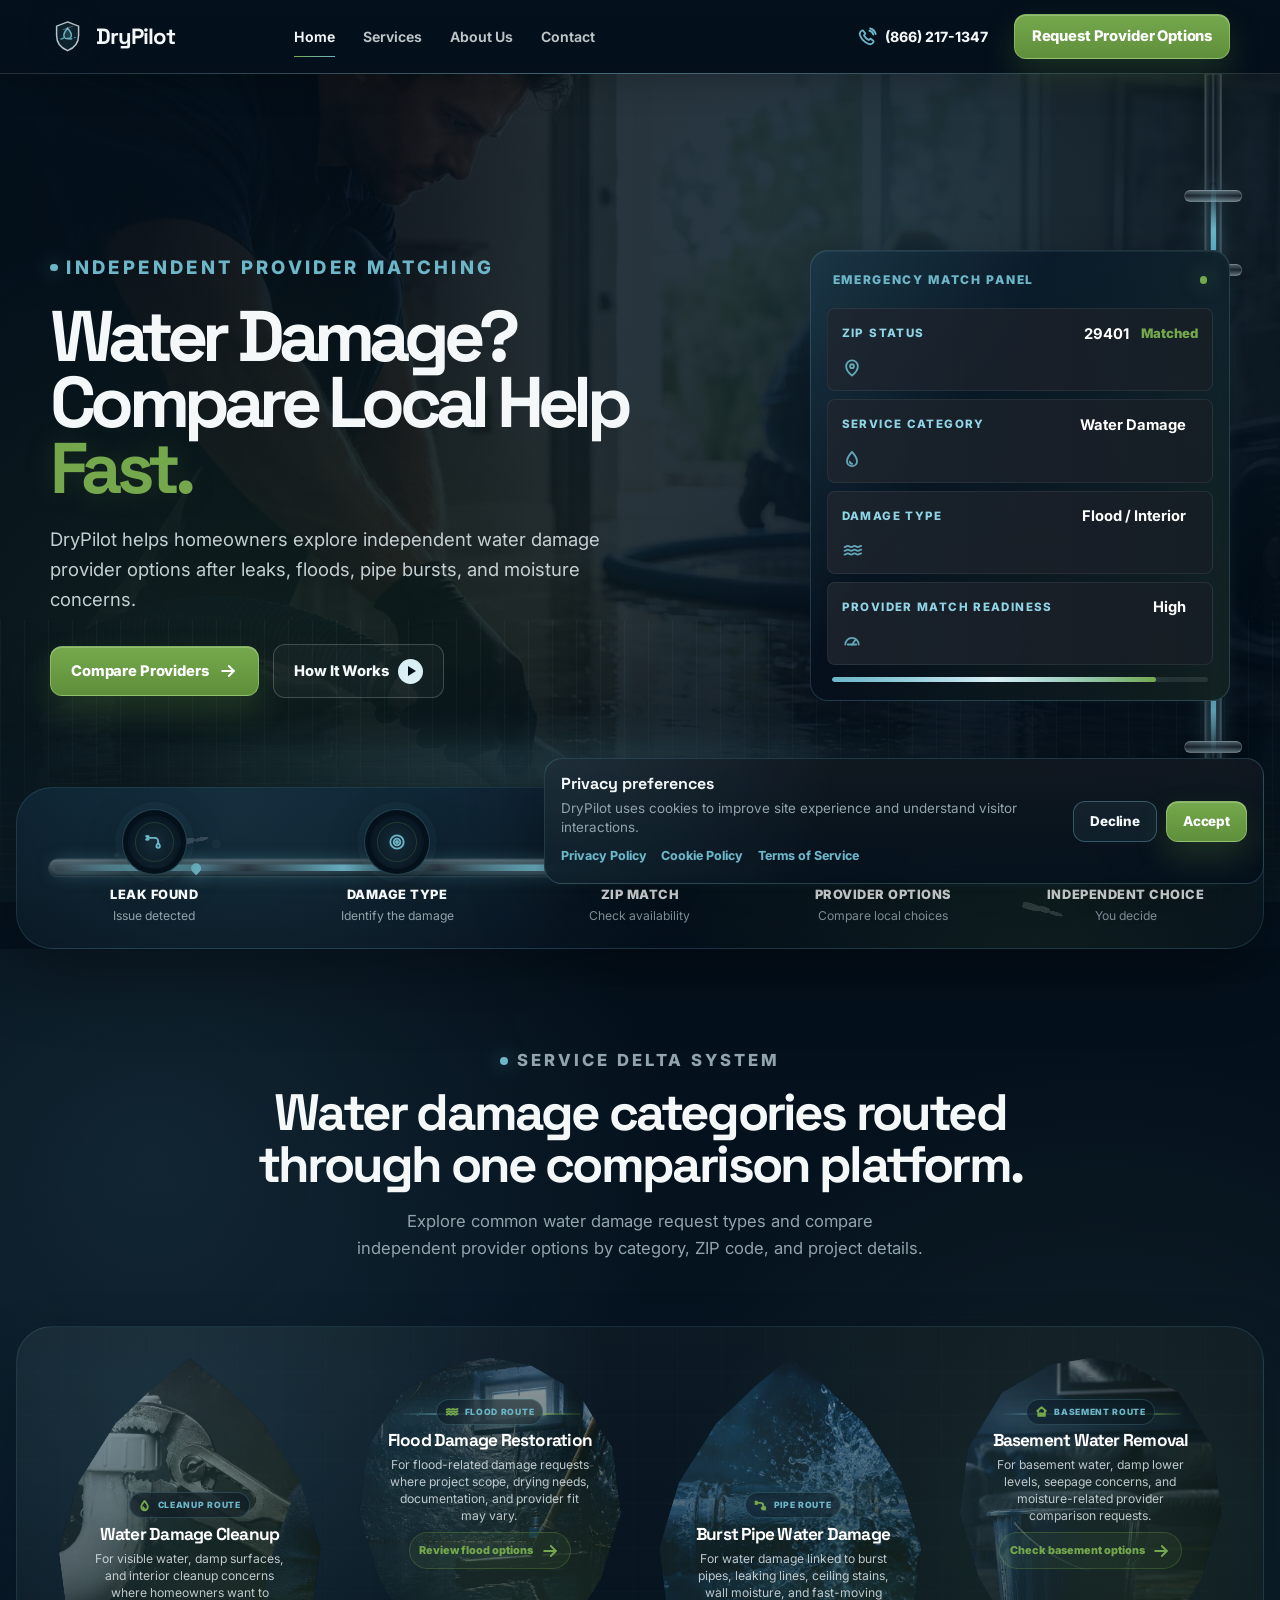
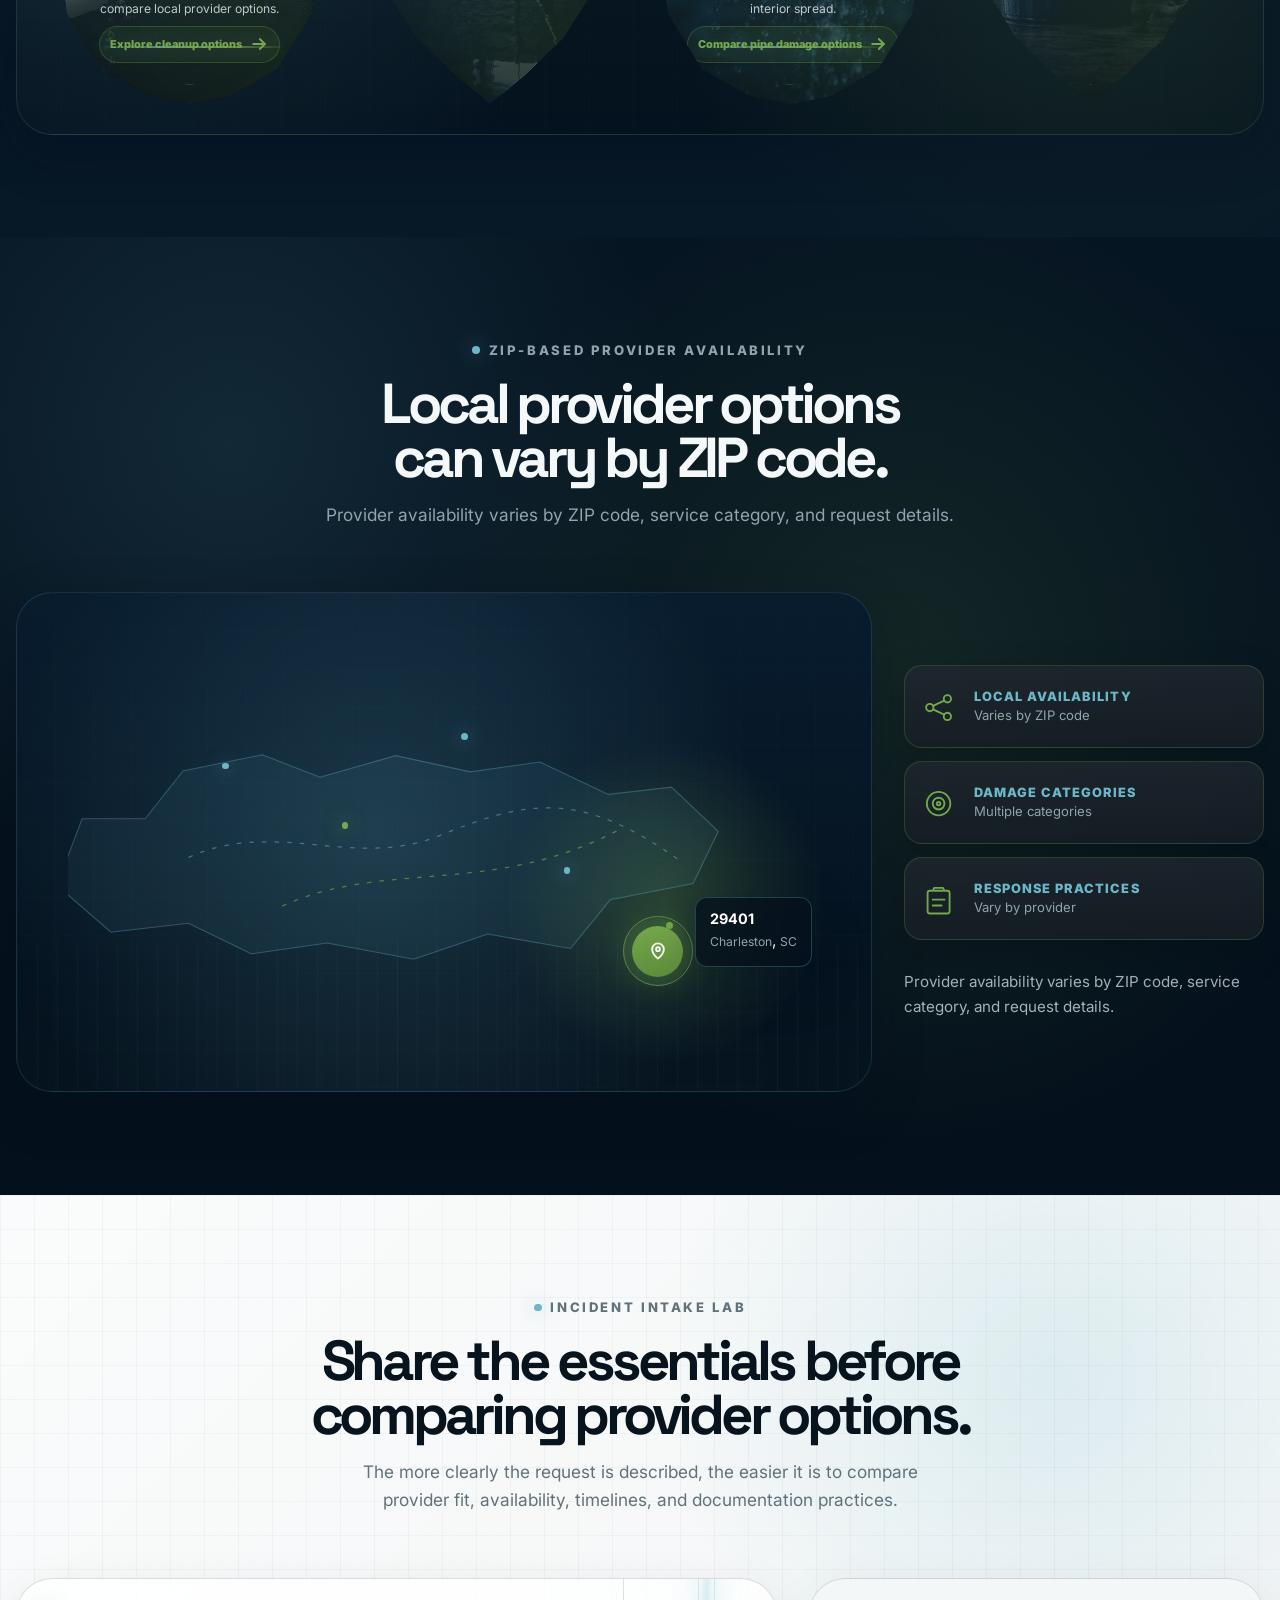
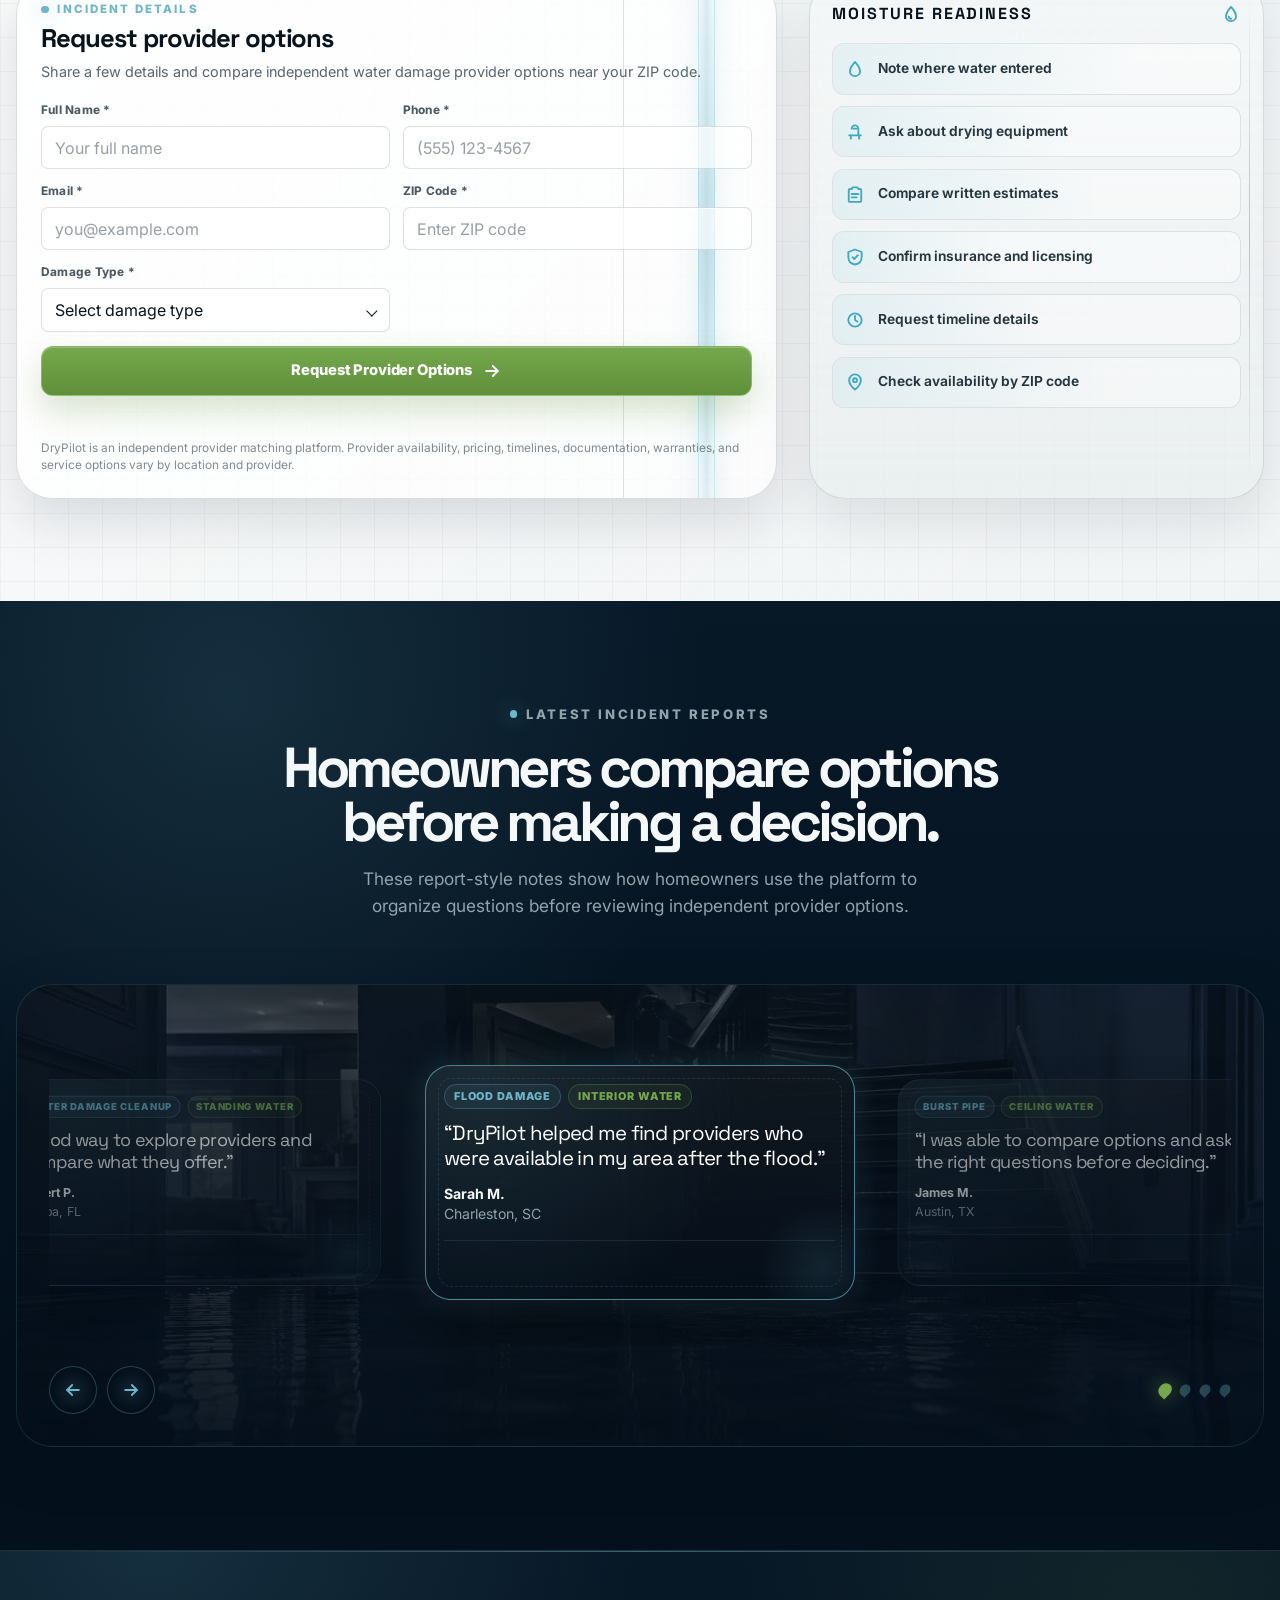
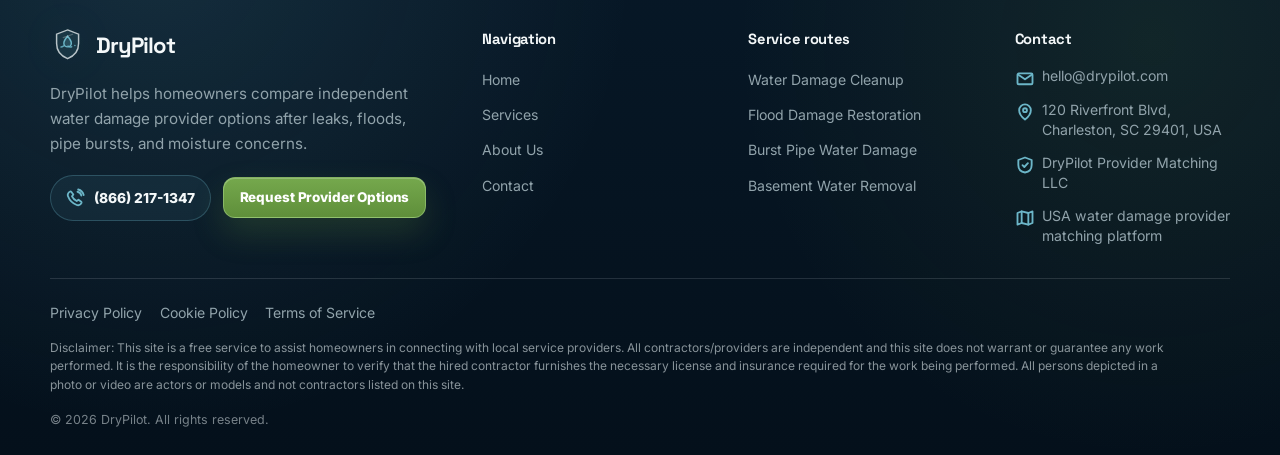
<file: index.html>
<!DOCTYPE html>
<html lang="en">

<head>
    <meta charset="UTF-8">

    <meta name="viewport" content="width=device-width, initial-scale=1.0">

    <title>DryPilot | Compare Water Damage Provider Options</title>
    <meta name="description"
        content="Compare independent local water damage provider options after leaks, floods, burst pipes, and moisture concerns.">

<link rel="icon" type="image/svg+xml" href="./assets/icons/favicon.svg?v=5">
<link rel="shortcut icon" type="image/svg+xml" href="./assets/icons/favicon.svg?v=5">
<link rel="apple-touch-icon" href="./assets/icons/favicon.svg?v=5">

    <link rel="preconnect" href="https://fonts.googleapis.com">
    <link rel="preconnect" href="https://fonts.gstatic.com" crossorigin>

    <link rel="stylesheet" href="./css/style.css">
</head>

<body class="home-page">
    <div data-site-header></div>

    <main id="main">


        <section class="home-hero" aria-labelledby="homeHeroTitle">
            <div class="home-hero-media" aria-hidden="true">
                <img src="./assets/images/hero-home-flood.jpg" alt="">
            </div>

            <div class="hero-vertical-pipe" aria-hidden="true">
                <span class="hero-pipe-clamp"></span>
                <span class="hero-pipe-clamp"></span>
                <span class="hero-pipe-clamp"></span>
                <span class="hero-pipe-drop"></span>
                <span class="hero-pipe-drop"></span>
            </div>

            <div class="hero-reflection" aria-hidden="true"></div>

            <div class="container home-hero-grid">
                <div class="home-hero-copy reveal-up">
                    <p class="kicker" data-config-text="home.hero.kicker">
                        Independent Provider Matching
                    </p>

                    <h1 id="homeHeroTitle">
                        Water Damage? Compare Local Help
                        <span class="hero-accent" data-config-text="text.heroAccent">Fast.</span>
                    </h1>

                    <p data-config-text="home.hero.intro">
                        DryPilot helps homeowners explore independent water damage provider options after leaks, floods,
                        pipe bursts, and moisture concerns.
                    </p>

                    <div class="home-hero-actions" aria-label="Hero actions">
                        <a class="btn btn-primary" href="contact.html#request">
                            <span data-config-text="home.hero.primaryCta">Compare Providers</span>
                            <span class="svg-icon btn-icon" aria-hidden="true">
                                <svg viewBox="0 0 24 24">
                                    <path d="M5 12h14"></path>
                                    <path d="m13 6 6 6-6 6"></path>
                                </svg>
                            </span>
                        </a>

                        <a class="btn btn-ghost" href="#how-it-works">
                            <span data-config-text="home.hero.secondaryCta">How It Works</span>
                            <span class="hero-secondary-play" aria-hidden="true"></span>
                        </a>
                    </div>
                </div>

                <aside class="emergency-panel reveal-up" aria-label="Emergency match panel">
                    <div class="emergency-panel-title">
                        <span>Emergency Match Panel</span>
                    </div>

                    <div class="emergency-panel-list">
                        <div class="emergency-row">
                            <span class="emergency-label">ZIP Status</span>
                            <span class="emergency-value" data-config-text="address.zip">29401</span>
                            <span class="emergency-status">Matched</span>

                            <span class="svg-icon" aria-hidden="true">
                                <svg viewBox="0 0 24 24">
                                    <path d="M12 21s7-5.4 7-11.2A7 7 0 0 0 5 9.8C5 15.6 12 21 12 21Z"></path>
                                    <circle cx="12" cy="9.8" r="2.3"></circle>
                                </svg>
                            </span>
                        </div>

                        <div class="emergency-row">
                            <span class="emergency-label">Service Category</span>
                            <span class="emergency-value">Water Damage</span>
                            <span class="emergency-status"></span>

                            <span class="svg-icon" aria-hidden="true">
                                <svg viewBox="0 0 24 24">
                                    <path d="M12 3.5s6 6.7 6 11.1a6 6 0 0 1-12 0c0-4.4 6-11.1 6-11.1Z"></path>
                                    <path d="M9.3 15.2c.2 1.5 1.3 2.5 2.8 2.5"></path>
                                </svg>
                            </span>
                        </div>

                        <div class="emergency-row">
                            <span class="emergency-label">Damage Type</span>
                            <span class="emergency-value">Flood / Interior</span>
                            <span class="emergency-status"></span>

                            <span class="svg-icon" aria-hidden="true">
                                <svg viewBox="0 0 24 24">
                                    <path d="M3 8.5c2 0 2-1.5 4-1.5s2 1.5 4 1.5S13 7 15 7s2 1.5 4 1.5 2-1.5 4-1.5">
                                    </path>
                                    <path d="M3 13c2 0 2-1.5 4-1.5s2 1.5 4 1.5 2-1.5 4-1.5 2 1.5 4 1.5 2-1.5 4-1.5">
                                    </path>
                                    <path d="M3 17.5c2 0 2-1.5 4-1.5s2 1.5 4 1.5 2-1.5 4-1.5 2 1.5 4 1.5 2-1.5 4-1.5">
                                    </path>
                                </svg>
                            </span>
                        </div>

                        <div class="emergency-row">
                            <span class="emergency-label">Provider Match Readiness</span>
                            <span class="emergency-value">High</span>
                            <span class="emergency-status"></span>

                            <span class="svg-icon" aria-hidden="true">
                                <svg viewBox="0 0 24 24">
                                    <path d="M4 15a8 8 0 1 1 16 0"></path>
                                    <path d="M12 15 16.5 9"></path>
                                    <path d="M7 15h10"></path>
                                </svg>
                            </span>
                        </div>

                        <div class="emergency-meter" aria-hidden="true">
                            <span></span>
                        </div>
                    </div>
                </aside>
            </div>
        </section>



        <section class="leak-ribbon" id="how-it-works" aria-labelledby="leakRibbonTitle">
            <div class="container-wide">
                <div class="leak-ribbon-shell">
                    <div class="leak-path-grid">
                        <div class="leak-path-pipe" aria-hidden="true"></div>
                        <span class="footprint footprint-one" aria-hidden="true"></span>
                        <span class="footprint footprint-two" aria-hidden="true"></span>

                        <article class="leak-node">
                            <div class="leak-node-button" aria-hidden="true">
                                <span class="svg-icon">
                                    <svg viewBox="0 0 24 24">
                                        <path d="M4 7h9a4 4 0 0 1 4 4v2"></path>
                                        <path
                                            d="M17 13c-1.4 1.6-2.1 2.8-2.1 3.8a2.1 2.1 0 0 0 4.2 0c0-1-.7-2.2-2.1-3.8Z">
                                        </path>
                                        <path d="M4 5v4"></path>
                                        <path d="M2.5 5h3"></path>
                                        <path d="M2.5 9h3"></path>
                                    </svg>
                                </span>
                            </div>

                            <div class="leak-node-copy">
                                <strong>Leak Found</strong>
                                <span>Issue detected</span>
                            </div>
                        </article>

                        <article class="leak-node">
                            <div class="leak-node-button" aria-hidden="true">
                                <span class="svg-icon">
                                    <svg viewBox="0 0 24 24">
                                        <circle cx="12" cy="12" r="8"></circle>
                                        <circle cx="12" cy="12" r="4"></circle>
                                        <circle cx="12" cy="12" r="1.2"></circle>
                                    </svg>
                                </span>
                            </div>

                            <div class="leak-node-copy">
                                <strong>Damage Type</strong>
                                <span>Identify the damage</span>
                            </div>
                        </article>

                        <article class="leak-node">
                            <div class="leak-node-button" aria-hidden="true">
                                <span class="svg-icon">
                                    <svg viewBox="0 0 24 24">
                                        <path d="M12 21s7-5.4 7-11.2A7 7 0 0 0 5 9.8C5 15.6 12 21 12 21Z"></path>
                                        <circle cx="12" cy="9.8" r="2.3"></circle>
                                    </svg>
                                </span>
                            </div>

                            <div class="leak-node-copy">
                                <strong>ZIP Match</strong>
                                <span>Check availability</span>
                            </div>
                        </article>

                        <article class="leak-node">
                            <div class="leak-node-button" aria-hidden="true">
                                <span class="svg-icon">
                                    <svg viewBox="0 0 24 24">
                                        <circle cx="6" cy="12" r="2.5"></circle>
                                        <circle cx="18" cy="6" r="2.5"></circle>
                                        <circle cx="18" cy="18" r="2.5"></circle>
                                        <path d="M8.2 10.8 15.8 7.2"></path>
                                        <path d="M8.2 13.2 15.8 16.8"></path>
                                    </svg>
                                </span>
                            </div>

                            <div class="leak-node-copy">
                                <strong>Provider Options</strong>
                                <span>Compare local choices</span>
                            </div>
                        </article>

                        <article class="leak-node">
                            <div class="leak-node-button" aria-hidden="true">
                                <span class="svg-icon">
                                    <svg viewBox="0 0 24 24">
                                        <path d="M12 3 20 6v6c0 5-3.3 8.2-8 9-4.7-.8-8-4-8-9V6l8-3Z"></path>
                                        <path d="M9 12.2 11.2 14.4 15.5 9.8"></path>
                                    </svg>
                                </span>
                            </div>

                            <div class="leak-node-copy">
                                <strong>Independent Choice</strong>
                                <span>You decide</span>
                            </div>
                        </article>
                    </div>
                </div>
            </div>

            <h2 class="visually-hidden" id="leakRibbonTitle">
                Water damage routing system
            </h2>
        </section>



        <section class="section service-delta-section" aria-labelledby="serviceDeltaTitle">
            <div class="container">
                <div class="section-heading">
                    <p class="section-kicker" data-config-text="home.serviceDelta.kicker">
                        Service Delta System
                    </p>

                    <h2 id="serviceDeltaTitle" data-config-text="home.serviceDelta.title">
                        Water damage categories routed through one comparison platform.
                    </h2>

                    <p data-config-text="home.serviceDelta.intro">
                        Explore common water damage request types and compare independent provider options by category,
                        ZIP code, and project details.
                    </p>
                </div>
            </div>

            <div class="container-wide">
                <div class="service-delta-shell" data-service-delta>
                    <!-- Rendered from CONFIG.services by main.js -->
                </div>
            </div>
        </section>

   

        <section class="section zip-atlas-section" aria-labelledby="zipAtlasTitle">
            <div class="container">
                <div class="section-heading">
                    <p class="section-kicker" data-config-text="home.atlas.kicker">
                        ZIP-Based Provider Availability
                    </p>

                    <h2 id="zipAtlasTitle" data-config-text="home.atlas.title">
                        Local provider options can vary by ZIP code.
                    </h2>

                    <p data-config-text="home.atlas.intro">
                        Provider availability varies by ZIP code, service category, and request details.
                    </p>
                </div>
            </div>

            <div class="container-wide zip-atlas-grid">
                <div class="zip-map-card" aria-label="Abstract ZIP provider availability map">
                    <div class="usa-map-abstract" aria-hidden="true">
                        <svg viewBox="0 0 800 420" role="img">
                            <path class="usa-map-shape"
                                d="M78 195 120 142l88-18 64 25 84-24 83 18 77-11 76 36 70-8 52 49-28 58-92 18-44 54-92-16-82 28-96-18-84 12-70-34-86 10-60-52 28-74Z">
                            </path>

                            <path class="usa-map-route" d="M126 238 C222 194 310 252 404 214 S558 160 672 242"></path>

                            <path class="usa-map-route green" d="M230 292 C342 240 465 282 606 206"></path>
                        </svg>
                    </div>

                    <span class="map-dot"></span>
                    <span class="map-dot green"></span>
                    <span class="map-dot"></span>
                    <span class="map-dot"></span>
                    <span class="map-dot green"></span>

                    <div class="map-pin zip-map-pin" aria-hidden="true">
                        <span class="svg-icon">
                            <svg viewBox="0 0 24 24">
                                <path d="M12 21s7-5.4 7-11.2A7 7 0 0 0 5 9.8C5 15.6 12 21 12 21Z"></path>
                                <circle cx="12" cy="9.8" r="2.3"></circle>
                            </svg>
                        </span>
                    </div>

                    <div class="zip-map-label">
                        <strong data-config-text="address.zip">29401</strong>
                        <span data-config-text="address.city">Charleston</span>,
                        <span data-config-text="address.state">SC</span>
                    </div>
                </div>

                <aside class="zip-atlas-panels" aria-label="Provider availability readouts">
                    <article class="atlas-panel">
                        <span class="svg-icon" aria-hidden="true">
                            <svg viewBox="0 0 24 24">
                                <circle cx="6" cy="12" r="2.5"></circle>
                                <circle cx="18" cy="6" r="2.5"></circle>
                                <circle cx="18" cy="18" r="2.5"></circle>
                                <path d="M8.2 10.8 15.8 7.2"></path>
                                <path d="M8.2 13.2 15.8 16.8"></path>
                            </svg>
                        </span>

                        <p>
                            <strong>Local Availability</strong>
                            <span>Varies by ZIP code</span>
                        </p>
                    </article>

                    <article class="atlas-panel">
                        <span class="svg-icon" aria-hidden="true">
                            <svg viewBox="0 0 24 24">
                                <circle cx="12" cy="12" r="8"></circle>
                                <circle cx="12" cy="12" r="4"></circle>
                                <circle cx="12" cy="12" r="1.2"></circle>
                            </svg>
                        </span>

                        <p>
                            <strong>Damage Categories</strong>
                            <span>Multiple categories</span>
                        </p>
                    </article>

                    <article class="atlas-panel">
                        <span class="svg-icon" aria-hidden="true">
                            <svg viewBox="0 0 24 24">
                                <path
                                    d="M9 4h6l1 2h2a1.5 1.5 0 0 1 1.5 1.5V20A1.5 1.5 0 0 1 18 21.5H6A1.5 1.5 0 0 1 4.5 20V7.5A1.5 1.5 0 0 1 6 6h2l1-2Z">
                                </path>
                                <path d="M9 6h6"></path>
                                <path d="M8 12h8"></path>
                                <path d="M8 16h6"></path>
                            </svg>
                        </span>

                        <p>
                            <strong>Response Practices</strong>
                            <span>Vary by provider</span>
                        </p>
                    </article>

                    <p class="zip-atlas-note" data-config-text="home.atlas.intro">
                        Provider availability varies by ZIP code, service category, and request details.
                    </p>
                </aside>
            </div>
        </section>

   

        <section class="section intake-lab-section" id="request" aria-labelledby="intakeLabTitle">
            <div class="container">
                <div class="section-heading">
                    <p class="section-kicker" data-config-text="home.intakeLab.kicker">
                        Incident Intake Lab
                    </p>

                    <h2 id="intakeLabTitle" data-config-text="home.intakeLab.title">
                        Share the essentials before comparing provider options.
                    </h2>

                    <p data-config-text="home.intakeLab.intro">
                        The more clearly the request is described, the easier it is to compare provider fit,
                        availability, timelines, and documentation practices.
                    </p>
                </div>
            </div>

            <div class="container-wide intake-lab-grid">
                <div class="incident-board">
                    <div class="incident-board-inner">
                        <form class="intake-lab-form" data-lead-form>
                            <!-- Rendered by main.js -->
                        </form>
                    </div>
                </div>

                <aside class="moisture-panel" aria-labelledby="moistureReadinessTitle">
                    <div class="moisture-title">
                        <h3 id="moistureReadinessTitle" data-config-text="home.intakeLab.checklistTitle">
                            Moisture Readiness
                        </h3>

                        <span class="svg-icon" aria-hidden="true">
                            <svg viewBox="0 0 24 24">
                                <path d="M12 3.5s6 6.7 6 11.1a6 6 0 0 1-12 0c0-4.4 6-11.1 6-11.1Z"></path>
                                <path d="M9.3 15.2c.2 1.5 1.3 2.5 2.8 2.5"></path>
                            </svg>
                        </span>
                    </div>

                    <div class="moisture-strip-list">
                        <div class="moisture-strip">
                            <span class="svg-icon" aria-hidden="true">
                                <svg viewBox="0 0 24 24">
                                    <path d="M12 3.5s6 6.7 6 11.1a6 6 0 0 1-12 0c0-4.4 6-11.1 6-11.1Z"></path>
                                </svg>
                            </span>
                            <span>Note where water entered</span>
                        </div>

                        <div class="moisture-strip">
                            <span class="svg-icon" aria-hidden="true">
                                <svg viewBox="0 0 24 24">
                                    <path d="M5 16h14"></path>
                                    <path d="M7 16v4"></path>
                                    <path d="M17 16v4"></path>
                                    <path d="M8 8a4 4 0 0 1 8 0v8"></path>
                                    <path d="M10 8h4"></path>
                                </svg>
                            </span>
                            <span>Ask about drying equipment</span>
                        </div>

                        <div class="moisture-strip">
                            <span class="svg-icon" aria-hidden="true">
                                <svg viewBox="0 0 24 24">
                                    <path
                                        d="M9 4h6l1 2h2a1.5 1.5 0 0 1 1.5 1.5V20A1.5 1.5 0 0 1 18 21.5H6A1.5 1.5 0 0 1 4.5 20V7.5A1.5 1.5 0 0 1 6 6h2l1-2Z">
                                    </path>
                                    <path d="M8 12h8"></path>
                                    <path d="M8 16h6"></path>
                                </svg>
                            </span>
                            <span>Compare written estimates</span>
                        </div>

                        <div class="moisture-strip">
                            <span class="svg-icon" aria-hidden="true">
                                <svg viewBox="0 0 24 24">
                                    <path d="M12 3 20 6v6c0 5-3.3 8.2-8 9-4.7-.8-8-4-8-9V6l8-3Z"></path>
                                    <path d="M9 12.2 11.2 14.4 15.5 9.8"></path>
                                </svg>
                            </span>
                            <span>Confirm insurance and licensing</span>
                        </div>

                        <div class="moisture-strip">
                            <span class="svg-icon" aria-hidden="true">
                                <svg viewBox="0 0 24 24">
                                    <circle cx="12" cy="12" r="8"></circle>
                                    <path d="M12 7v5l3 2"></path>
                                </svg>
                            </span>
                            <span>Request timeline details</span>
                        </div>

                        <div class="moisture-strip">
                            <span class="svg-icon" aria-hidden="true">
                                <svg viewBox="0 0 24 24">
                                    <path d="M12 21s7-5.4 7-11.2A7 7 0 0 0 5 9.8C5 15.6 12 21 12 21Z"></path>
                                    <circle cx="12" cy="9.8" r="2.3"></circle>
                                </svg>
                            </span>
                            <span>Check availability by ZIP code</span>
                        </div>
                    </div>

                   
                </aside>
            </div>
        </section>

     

        <section class="section flood-reports-section" aria-labelledby="floodReportsTitle">
            <div class="container">
                <div class="section-heading">
                    <p class="section-kicker" data-config-text="home.reports.kicker">
                        Latest Incident Reports
                    </p>

                    <h2 id="floodReportsTitle" data-config-text="home.reports.title">
                        Homeowners compare options before making a decision.
                    </h2>

                    <p>
                        These report-style notes show how homeowners use the platform to organize questions before
                        reviewing independent provider options.
                    </p>
                </div>
            </div>

            <div class="container-wide">
                <div class="report-rail-shell" data-report-carousel
                    style="--reports-bg: url('../assets/images/wet-glass-reports.jpg');">
                    <div class="report-rail">
                        <div class="report-track-wrap">
                            <div class="report-track" data-report-track>
                                <article class="report-card is-active">
                                    <div class="report-card-inner">
                                        <div class="report-label-row">
                                            <span class="report-label">Flood Damage</span>
                                            <span class="report-label green">Interior Water</span>
                                        </div>

                                        <p class="report-quote">
                                            “DryPilot helped me find providers who were available in my area after the
                                            flood.”
                                        </p>

                                        <p class="report-person">
                                            <strong>Sarah M.</strong><br>
                                            Charleston, SC
                                        </p>

                                        <span class="report-tech-line" aria-hidden="true"></span>
                                    </div>
                                </article>

                                <article class="report-card">
                                    <div class="report-card-inner">
                                        <div class="report-label-row">
                                            <span class="report-label">Burst Pipe</span>
                                            <span class="report-label green">Ceiling Water</span>
                                        </div>

                                        <p class="report-quote">
                                            “I was able to compare options and ask the right questions before deciding.”
                                        </p>

                                        <p class="report-person">
                                            <strong>James M.</strong><br>
                                            Austin, TX
                                        </p>

                                        <span class="report-tech-line" aria-hidden="true"></span>
                                    </div>
                                </article>

                                <article class="report-card">
                                    <div class="report-card-inner">
                                        <div class="report-label-row">
                                            <span class="report-label">Basement Water</span>
                                            <span class="report-label green">Lower-Level Moisture</span>
                                        </div>

                                        <p class="report-quote">
                                            “The checklist and questions helped me understand what to look for.”
                                        </p>

                                        <p class="report-person">
                                            <strong>Linda K.</strong><br>
                                            Denver, CO
                                        </p>

                                        <span class="report-tech-line" aria-hidden="true"></span>
                                    </div>
                                </article>

                                <article class="report-card">
                                    <div class="report-card-inner">
                                        <div class="report-label-row">
                                            <span class="report-label">Water Damage Cleanup</span>
                                            <span class="report-label green">Standing Water</span>
                                        </div>

                                        <p class="report-quote">
                                            “Good way to explore providers and compare what they offer.”
                                        </p>

                                        <p class="report-person">
                                            <strong>Robert P.</strong><br>
                                            Tampa, FL
                                        </p>

                                        <span class="report-tech-line" aria-hidden="true"></span>
                                    </div>
                                </article>
                            </div>
                        </div>

                        <div class="report-controls">
                            <div class="report-valves" aria-label="Report carousel controls">
                                <button class="valve-control" type="button" aria-label="Previous report"
                                    data-report-prev>
                                    <span class="svg-icon" aria-hidden="true">
                                        <svg viewBox="0 0 24 24">
                                            <path d="M19 12H5"></path>
                                            <path d="m11 6-6 6 6 6"></path>
                                        </svg>
                                    </span>
                                </button>

                                <button class="valve-control" type="button" aria-label="Next report" data-report-next>
                                    <span class="svg-icon" aria-hidden="true">
                                        <svg viewBox="0 0 24 24">
                                            <path d="M5 12h14"></path>
                                            <path d="m13 6 6 6-6 6"></path>
                                        </svg>
                                    </span>
                                </button>
                            </div>

                            <div class="report-dots" aria-label="Report carousel pagination">
                                <button class="report-dot is-active" type="button" aria-label="Show report 1"
                                    data-report-dot="0"></button>
                                <button class="report-dot" type="button" aria-label="Show report 2"
                                    data-report-dot="1"></button>
                                <button class="report-dot" type="button" aria-label="Show report 3"
                                    data-report-dot="2"></button>
                                <button class="report-dot" type="button" aria-label="Show report 4"
                                    data-report-dot="3"></button>
                            </div>
                        </div>
                    </div>
                </div>
            </div>
        </section>
    </main>

    <div data-site-footer></div>
    <div data-policy-banner></div>

    <script src="./js/config.js"></script>
    <script src="./js/main.js"></script>
    <script src="./js/home.js"></script>
</body>

</html>
</file>
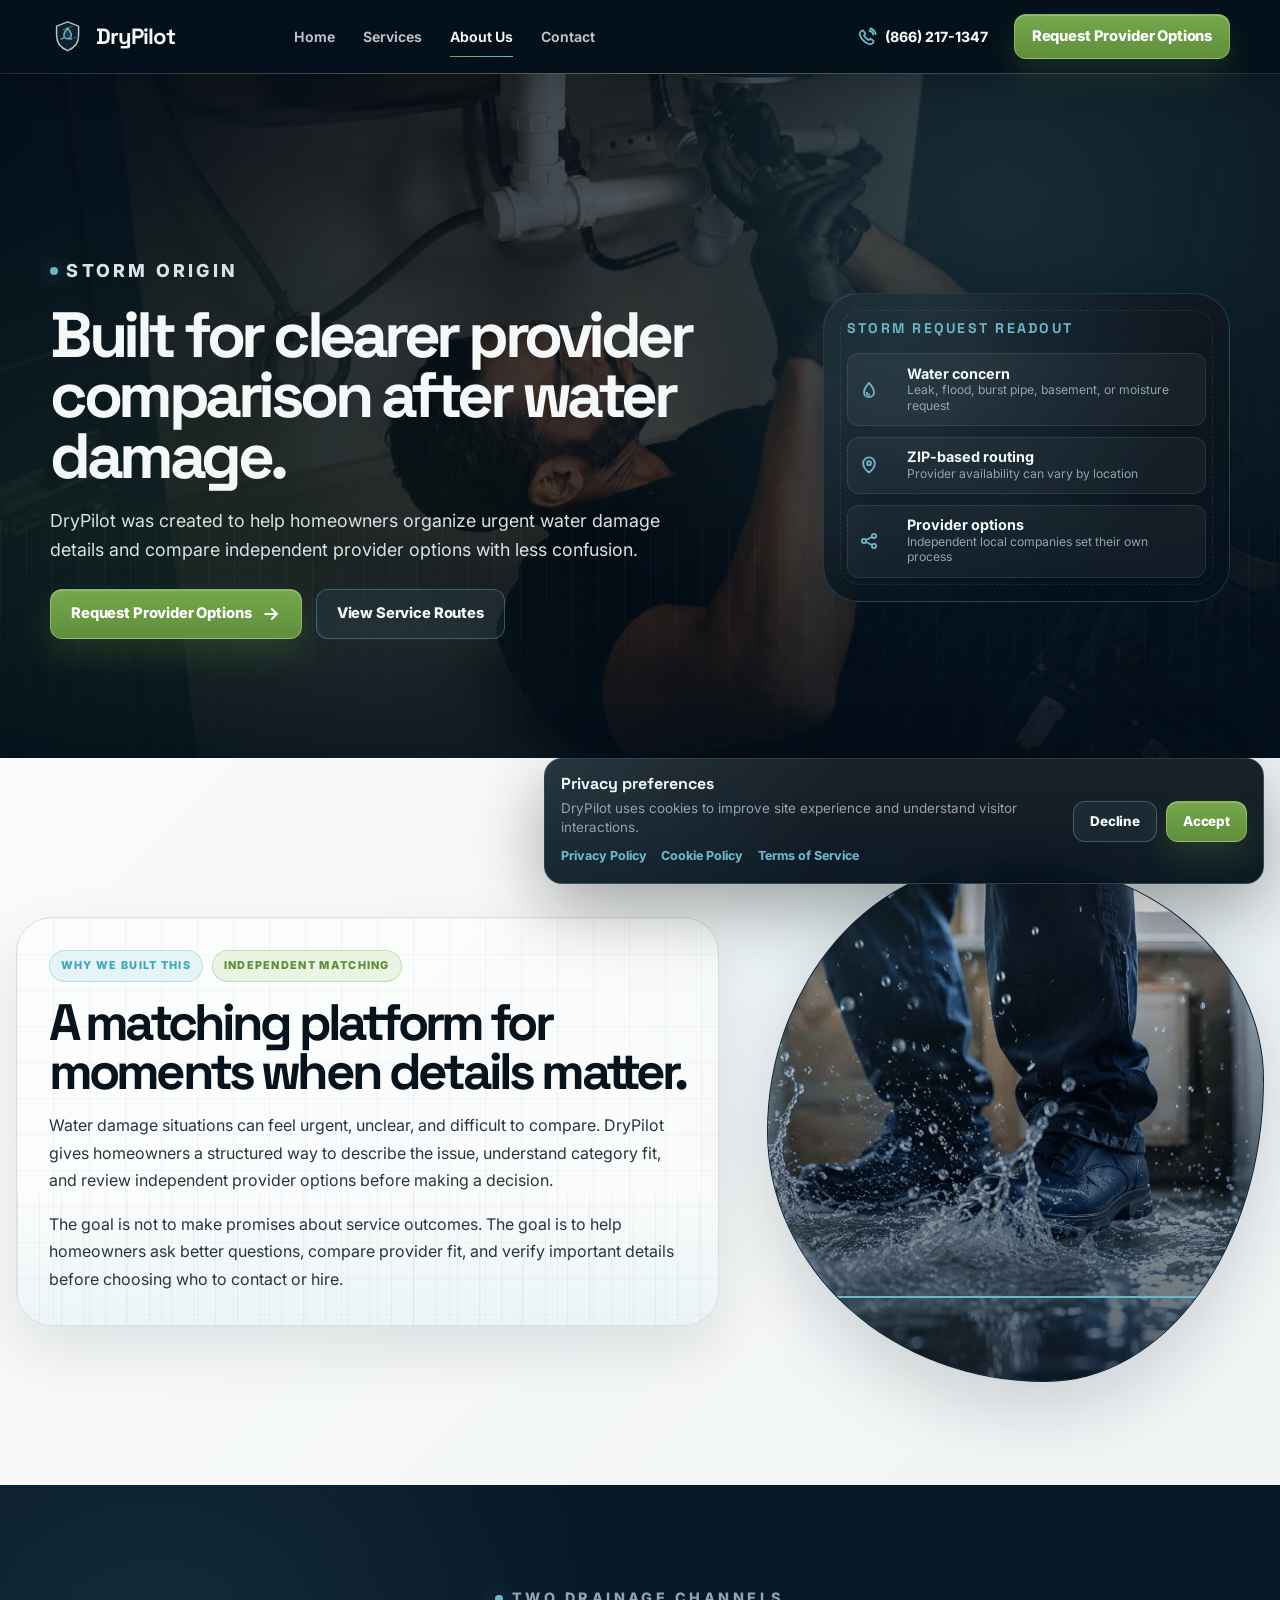
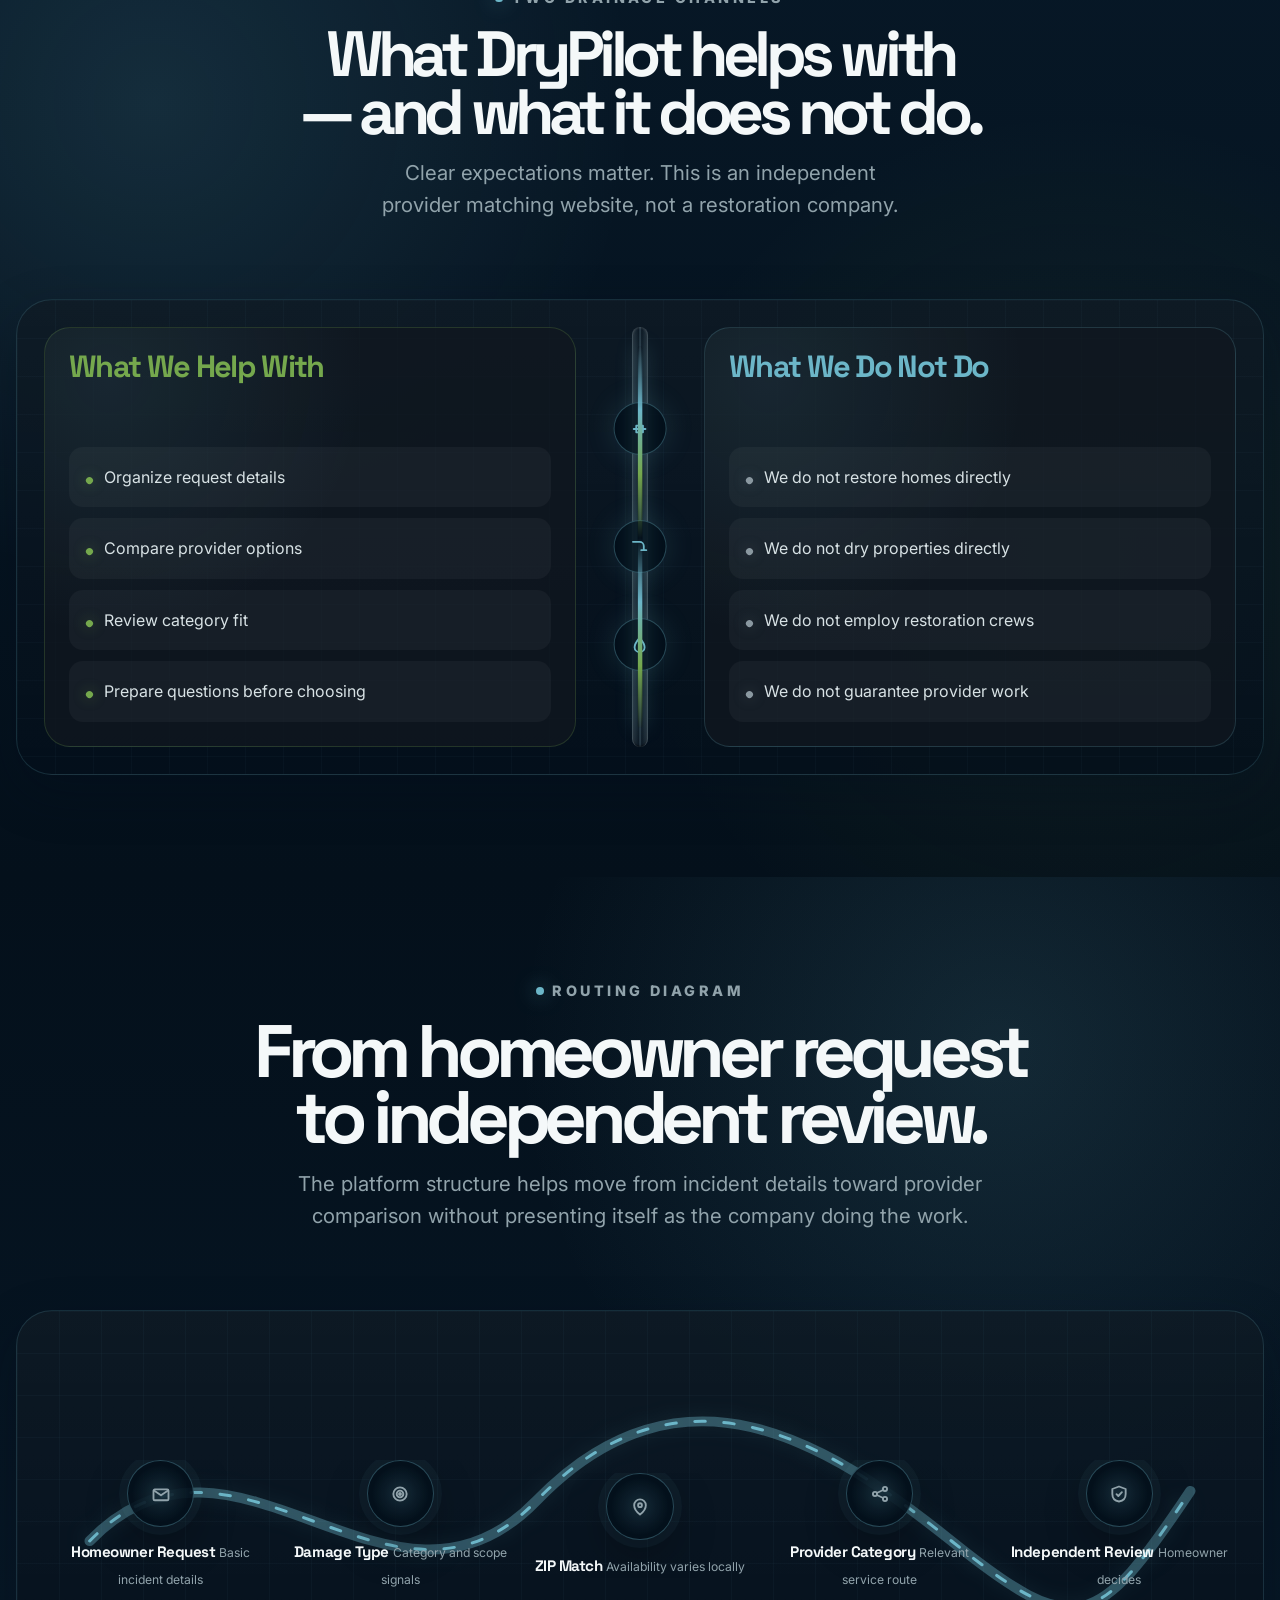
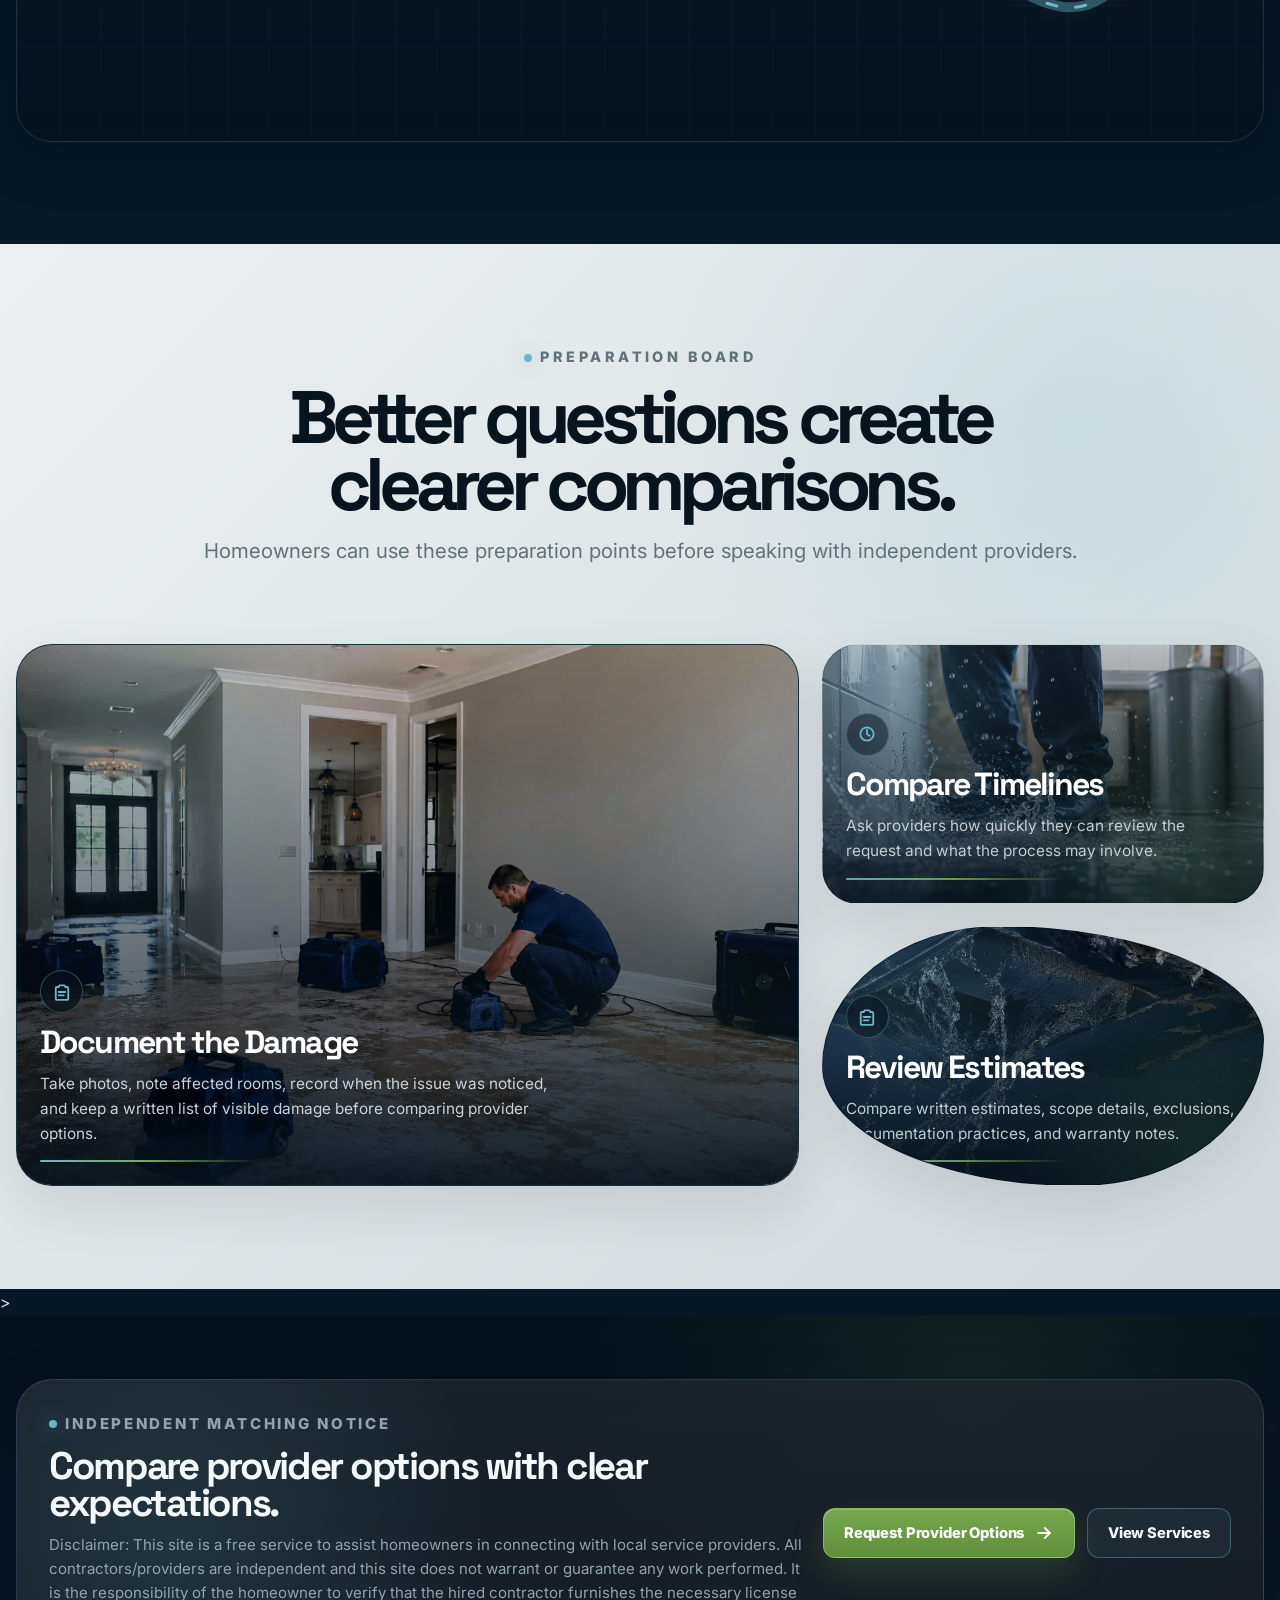
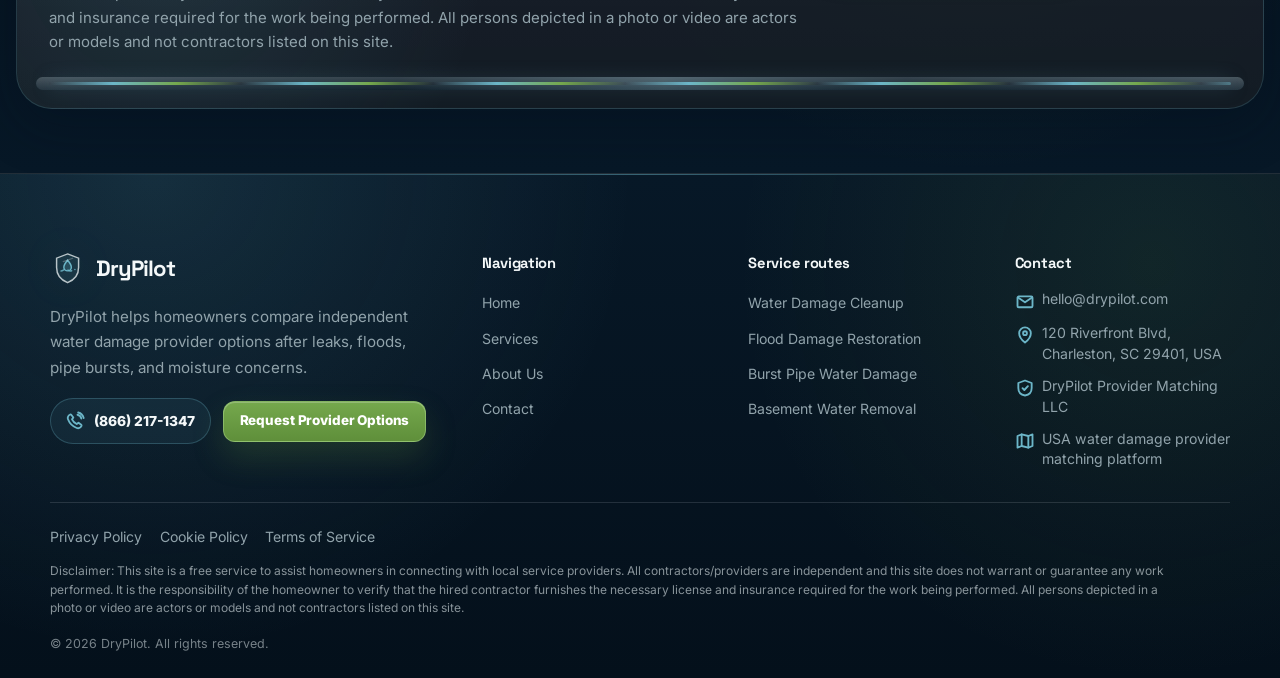
<file: about.html>
<!DOCTYPE html>
<html lang="en">

<head>
    <meta charset="UTF-8">

    <meta name="viewport" content="width=device-width, initial-scale=1.0">

    <title>About | Water Damage Provider Matching</title>
    <meta name="description"
        content="Learn how this water damage provider matching platform helps homeowners compare independent provider options.">
<link rel="icon" type="image/svg+xml" href="./assets/icons/favicon.svg?v=5">
<link rel="shortcut icon" type="image/svg+xml" href="./assets/icons/favicon.svg?v=5">
<link rel="apple-touch-icon" href="./assets/icons/favicon.svg?v=5">

    <link rel="preconnect" href="https://fonts.googleapis.com">
    <link rel="preconnect" href="https://fonts.gstatic.com" crossorigin>

    <link rel="stylesheet" href="./css/style.css">
</head>

<body class="about-page">
    <div data-site-header></div>

    <main id="main">
     

        <section class="page-hero about-origin-hero" aria-labelledby="aboutHeroTitle">
            <div class="page-hero-media" aria-hidden="true">
                <img src="./assets/images/hero-about-storm.jpg" alt="">
            </div>

            <div class="container about-hero-grid">
                <div class="about-hero-copy page-hero-content reveal-up">
                    <p class="kicker" data-config-text="aboutPage.hero.kicker">
                        Storm Origin
                    </p>

                    <h1 id="aboutHeroTitle" data-config-text="aboutPage.hero.title">
                        Built for clearer provider comparison after water damage.
                    </h1>

                    <p data-config-text="aboutPage.hero.intro">
                        This platform was created to help homeowners organize urgent water damage details and compare
                        independent provider options with less confusion.
                    </p>

                    <div class="hero-actions">
                        <a class="btn btn-primary" href="contact.html#request">
                            <span data-config-text="forms.submitText">Request Provider Options</span>

                            <span class="svg-icon btn-icon" aria-hidden="true">
                                <svg viewBox="0 0 24 24">
                                    <path d="M5 12h14"></path>
                                    <path d="m13 6 6 6-6 6"></path>
                                </svg>
                            </span>
                        </a>

                        <a class="btn btn-secondary" href="services.html">
                            View Service Routes
                        </a>
                    </div>
                </div>

                <aside class="about-storm-panel reveal-up" aria-label="Independent matching readout">
                    <h2>Storm request readout</h2>

                    <div class="about-storm-list">
                        <article class="about-storm-item">
                            <span class="svg-icon" aria-hidden="true">
                                <svg viewBox="0 0 24 24">
                                    <path d="M12 3.5s6 6.7 6 11.1a6 6 0 0 1-12 0c0-4.4 6-11.1 6-11.1Z"></path>
                                    <path d="M9.3 15.2c.2 1.5 1.3 2.5 2.8 2.5"></path>
                                </svg>
                            </span>

                            <p>
                                <strong>Water concern</strong>
                                <span>Leak, flood, burst pipe, basement, or moisture request</span>
                            </p>
                        </article>

                        <article class="about-storm-item">
                            <span class="svg-icon" aria-hidden="true">
                                <svg viewBox="0 0 24 24">
                                    <path d="M12 21s7-5.4 7-11.2A7 7 0 0 0 5 9.8C5 15.6 12 21 12 21Z"></path>
                                    <circle cx="12" cy="9.8" r="2.3"></circle>
                                </svg>
                            </span>

                            <p>
                                <strong>ZIP-based routing</strong>
                                <span>Provider availability can vary by location</span>
                            </p>
                        </article>

                        <article class="about-storm-item">
                            <span class="svg-icon" aria-hidden="true">
                                <svg viewBox="0 0 24 24">
                                    <circle cx="6" cy="12" r="2.5"></circle>
                                    <circle cx="18" cy="6" r="2.5"></circle>
                                    <circle cx="18" cy="18" r="2.5"></circle>
                                    <path d="M8.2 10.8 15.8 7.2"></path>
                                    <path d="M8.2 13.2 15.8 16.8"></path>
                                </svg>
                            </span>

                            <p>
                                <strong>Provider options</strong>
                                <span>Independent local companies set their own process</span>
                            </p>
                        </article>
                    </div>
                </aside>
            </div>
        </section>

   

        <section class="section wet-blueprint-section" aria-labelledby="blueprintStoryTitle">
            <div class="container-wide wet-blueprint-grid">
                <article class="blueprint-copy">
                    <div class="blueprint-label-row">
                        <span class="blueprint-label" data-config-text="aboutPage.story.labels.0">
                            Why We Built This
                        </span>

                        <span class="blueprint-label green" data-config-text="aboutPage.story.labels.1">
                            Independent Matching
                        </span>
                    </div>

                    <h2 id="blueprintStoryTitle" data-config-text="aboutPage.story.title">
                        A matching platform for moments when details matter.
                    </h2>

                    <p data-config-text="aboutPage.story.text">
                        Water damage situations can feel urgent, unclear, and difficult to compare. This platform gives
                        homeowners a structured way to describe the issue, understand category fit, and review
                        independent provider options before making a decision.
                    </p>

                    <p>
                        The goal is not to make promises about service outcomes. The goal is to help homeowners ask
                        better questions, compare provider fit, and verify important details before choosing who to
                        contact or hire.
                    </p>
                </article>

                <div class="blueprint-photo-frame">
                    <img src="./assets/images/flood-map-texture.jpg" alt="" loading="lazy">

                    <div class="blueprint-floating-note">
                        <strong>Provider matching note</strong>
                        <span data-config-text="legalNotice">
                            Provider availability, pricing, timelines, documentation, warranties, and service options
                            vary by location and provider.
                        </span>
                    </div>
                </div>
            </div>
        </section>



        <section class="section drainage-channels-section" aria-labelledby="drainageChannelsTitle">
            <div class="container">
                <div class="section-heading center">
                    <p class="section-kicker">
                        Two Drainage Channels
                    </p>

                    <h2 id="drainageChannelsTitle" data-config-text="aboutPage.channels.title">
                        What this platform helps with — and what it does not do.
                    </h2>

                    <p>
                        Clear expectations matter. This is an independent provider matching website, not a restoration
                        company.
                    </p>
                </div>
            </div>

            <div class="container-wide">
                <div class="drainage-shell">
                    <article class="drainage-channel help">
                        <h3 data-config-text="aboutPage.channels.helpTitle">
                            What We Help With
                        </h3>

                        <ul class="drainage-list">
                            <li>Organize request details</li>
                            <li>Compare provider options</li>
                            <li>Review category fit</li>
                            <li>Prepare questions before choosing</li>
                        </ul>
                    </article>

                    <div class="drainage-divider" aria-hidden="true">
                        <span class="drainage-valve">
                            <span class="svg-icon">
                                <svg viewBox="0 0 24 24">
                                    <path d="M5 12h14"></path>
                                    <path d="M8 8h8v8H8z"></path>
                                </svg>
                            </span>
                        </span>

                        <span class="drainage-valve">
                            <span class="svg-icon">
                                <svg viewBox="0 0 24 24">
                                    <path d="M4 7h8a5 5 0 0 1 5 5v5"></path>
                                    <path d="M14 17h6"></path>
                                </svg>
                            </span>
                        </span>

                        <span class="drainage-valve">
                            <span class="svg-icon">
                                <svg viewBox="0 0 24 24">
                                    <path d="M12 3.5s6 6.7 6 11.1a6 6 0 0 1-12 0c0-4.4 6-11.1 6-11.1Z"></path>
                                </svg>
                            </span>
                        </span>
                    </div>

                    <article class="drainage-channel no-direct">
                        <h3 data-config-text="aboutPage.channels.notTitle">
                            What We Do Not Do
                        </h3>

                        <ul class="drainage-list">
                            <li>We do not restore homes directly</li>
                            <li>We do not dry properties directly</li>
                            <li>We do not employ restoration crews</li>
                            <li>We do not guarantee provider work</li>
                        </ul>
                    </article>
                </div>
            </div>
        </section>



        <section class="section about-routing-section" aria-labelledby="routingDiagramTitle">
            <div class="container">
                <div class="section-heading">
                    <p class="section-kicker" data-config-text="aboutPage.routing.kicker">
                        Routing Diagram
                    </p>

                    <h2 id="routingDiagramTitle" data-config-text="aboutPage.routing.title">
                        From homeowner request to independent review.
                    </h2>

                    <p>
                        The platform structure helps move from incident details toward provider comparison without
                        presenting itself as the company doing the work.
                    </p>
                </div>
            </div>

            <div class="container-wide">
                <div class="routing-diagram">
                    <div class="routing-path" aria-hidden="true">
                        <svg viewBox="0 0 1200 430" preserveAspectRatio="none">
                            <path class="routing-line"
                                d="M70 230 C210 80 360 340 500 190 S780 130 900 230 1040 320 1130 180"></path>

                            <path class="routing-flow"
                                d="M70 230 C210 80 360 340 500 190 S780 130 900 230 1040 320 1130 180"></path>
                        </svg>
                    </div>

                    <div class="routing-node-grid">
                        <article class="routing-node">
                            <span class="routing-node-icon" aria-hidden="true">
                                <span class="svg-icon">
                                    <svg viewBox="0 0 24 24">
                                        <path
                                            d="M4.5 6.5h15A1.5 1.5 0 0 1 21 8v10a1.5 1.5 0 0 1-1.5 1.5h-15A1.5 1.5 0 0 1 3 18V8a1.5 1.5 0 0 1 1.5-1.5Z">
                                        </path>
                                        <path d="m4 8 8 5.6L20 8"></path>
                                    </svg>
                                </span>
                            </span>

                            <p>
                                <strong>Homeowner Request</strong>
                                <span>Basic incident details</span>
                            </p>
                        </article>

                        <article class="routing-node">
                            <span class="routing-node-icon" aria-hidden="true">
                                <span class="svg-icon">
                                    <svg viewBox="0 0 24 24">
                                        <circle cx="12" cy="12" r="8"></circle>
                                        <circle cx="12" cy="12" r="4"></circle>
                                        <circle cx="12" cy="12" r="1.2"></circle>
                                    </svg>
                                </span>
                            </span>

                            <p>
                                <strong>Damage Type</strong>
                                <span>Category and scope signals</span>
                            </p>
                        </article>

                        <article class="routing-node">
                            <span class="routing-node-icon" aria-hidden="true">
                                <span class="svg-icon">
                                    <svg viewBox="0 0 24 24">
                                        <path d="M12 21s7-5.4 7-11.2A7 7 0 0 0 5 9.8C5 15.6 12 21 12 21Z"></path>
                                        <circle cx="12" cy="9.8" r="2.3"></circle>
                                    </svg>
                                </span>
                            </span>

                            <p>
                                <strong>ZIP Match</strong>
                                <span>Availability varies locally</span>
                            </p>
                        </article>

                        <article class="routing-node">
                            <span class="routing-node-icon" aria-hidden="true">
                                <span class="svg-icon">
                                    <svg viewBox="0 0 24 24">
                                        <circle cx="6" cy="12" r="2.5"></circle>
                                        <circle cx="18" cy="6" r="2.5"></circle>
                                        <circle cx="18" cy="18" r="2.5"></circle>
                                        <path d="M8.2 10.8 15.8 7.2"></path>
                                        <path d="M8.2 13.2 15.8 16.8"></path>
                                    </svg>
                                </span>
                            </span>

                            <p>
                                <strong>Provider Category</strong>
                                <span>Relevant service route</span>
                            </p>
                        </article>

                        <article class="routing-node">
                            <span class="routing-node-icon" aria-hidden="true">
                                <span class="svg-icon">
                                    <svg viewBox="0 0 24 24">
                                        <path d="M12 3 20 6v6c0 5-3.3 8.2-8 9-4.7-.8-8-4-8-9V6l8-3Z"></path>
                                        <path d="M9 12.2 11.2 14.4 15.5 9.8"></path>
                                    </svg>
                                </span>
                            </span>

                            <p>
                                <strong>Independent Review</strong>
                                <span>Homeowner decides</span>
                            </p>
                        </article>
                    </div>
                </div>
            </div>
        </section>



        <section class="section preparation-board-section" aria-labelledby="preparationBoardTitle">
            <div class="container">
                <div class="section-heading">
                    <p class="section-kicker" data-config-text="aboutPage.preparation.kicker">
                        Preparation Board
                    </p>

                    <h2 id="preparationBoardTitle" data-config-text="aboutPage.preparation.title">
                        Better questions create clearer comparisons.
                    </h2>

                    <p>
                        Homeowners can use these preparation points before speaking with independent providers.
                    </p>
                </div>
            </div>

            <div class="container-wide">
                <div class="prep-board-grid">
                    <article class="prep-panel large">
                        <div class="prep-panel-media" aria-hidden="true">
                            <img src="./assets/images/hero-services-damage.jpg" alt="" loading="lazy">
                        </div>

                        <div class="prep-panel-content">
                            <span class="prep-panel-icon" aria-hidden="true">
                                <span class="svg-icon">
                                    <svg viewBox="0 0 24 24">
                                        <path
                                            d="M9 4h6l1 2h2a1.5 1.5 0 0 1 1.5 1.5V20A1.5 1.5 0 0 1 18 21.5H6A1.5 1.5 0 0 1 4.5 20V7.5A1.5 1.5 0 0 1 6 6h2l1-2Z">
                                        </path>
                                        <path d="M8 12h8"></path>
                                        <path d="M8 16h6"></path>
                                    </svg>
                                </span>
                            </span>

                            <h3>Document the Damage</h3>

                            <p>
                                Take photos, note affected rooms, record when the issue was noticed, and keep a written
                                list of visible damage before comparing provider options.
                            </p>

                            <span class="prep-panel-line" aria-hidden="true"></span>
                        </div>
                    </article>

                    <article class="prep-panel side">
                        <div class="prep-panel-content">
                            <span class="prep-panel-icon" aria-hidden="true">
                                <span class="svg-icon">
                                    <svg viewBox="0 0 24 24">
                                        <circle cx="12" cy="12" r="8"></circle>
                                        <path d="M12 7v5l3 2"></path>
                                    </svg>
                                </span>
                            </span>

                            <h3>Compare Timelines</h3>

                            <p>
                                Ask providers how quickly they can review the request and what the process may involve.
                            </p>

                            <span class="prep-panel-line" aria-hidden="true"></span>
                        </div>
                    </article>

                    <article class="prep-panel bottom">
                        <div class="prep-panel-content">
                            <span class="prep-panel-icon" aria-hidden="true">
                                <span class="svg-icon">
                                    <svg viewBox="0 0 24 24">
                                        <path
                                            d="M9 4h6l1 2h2a1.5 1.5 0 0 1 1.5 1.5V20A1.5 1.5 0 0 1 18 21.5H6A1.5 1.5 0 0 1 4.5 20V7.5A1.5 1.5 0 0 1 6 6h2l1-2Z">
                                        </path>
                                        <path d="M8 12h8"></path>
                                        <path d="M8 16h6"></path>
                                    </svg>
                                </span>
                            </span>

                            <h3>Review Estimates</h3>

                            <p>
                                Compare written estimates, scope details, exclusions, documentation practices, and
                                warranty notes.
                            </p>

                            <span class="prep-panel-line" aria-hidden="true"></span>
                        </div>
                    </article>
                </div>
            </div>
        </section>

    >

        <section class="about-compliance-cta" aria-labelledby="complianceCtaTitle">
            <div class="container-wide">
                <div class="compliance-cta-card">
                    <div class="compliance-copy">
                        <p class="section-kicker">
                            Independent Matching Notice
                        </p>

                        <h2 id="complianceCtaTitle">
                            Compare provider options with clear expectations.
                        </h2>

                        <p data-config-text="disclaimer">
                            Disclaimer text is rendered from config.
                        </p>
                    </div>

                    <div class="compliance-actions">
                        <a class="btn btn-primary" href="contact.html#request">
                            <span data-config-text="forms.submitText">Request Provider Options</span>

                            <span class="svg-icon btn-icon" aria-hidden="true">
                                <svg viewBox="0 0 24 24">
                                    <path d="M5 12h14"></path>
                                    <path d="m13 6 6 6-6 6"></path>
                                </svg>
                            </span>
                        </a>

                        <a class="btn btn-secondary" href="services.html">
                            View Services
                        </a>
                    </div>
                </div>
            </div>
        </section>
    </main>

    <div data-site-footer></div>
    <div data-policy-banner></div>

    <script src="./js/config.js"></script>
    <script src="./js/main.js"></script>
    <script src="./js/about.js"></script>
</body>

</html>
</file>
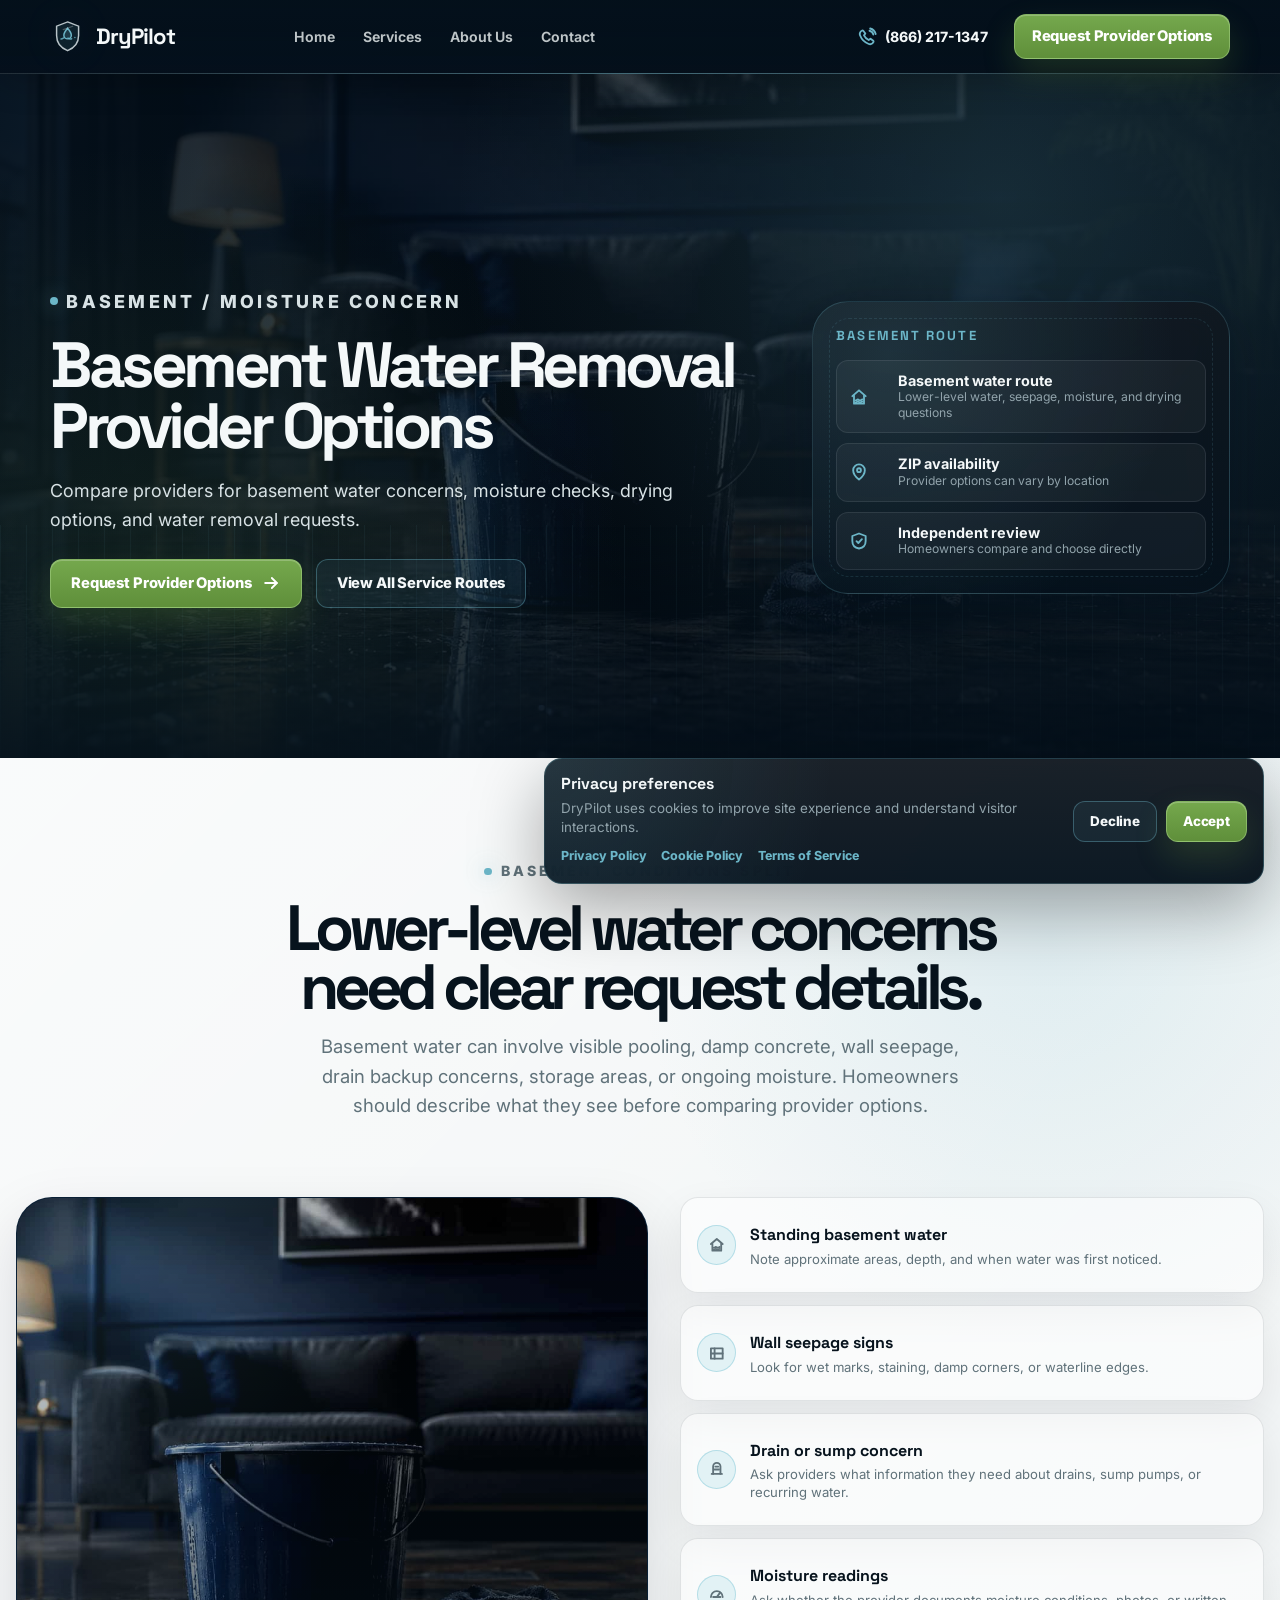
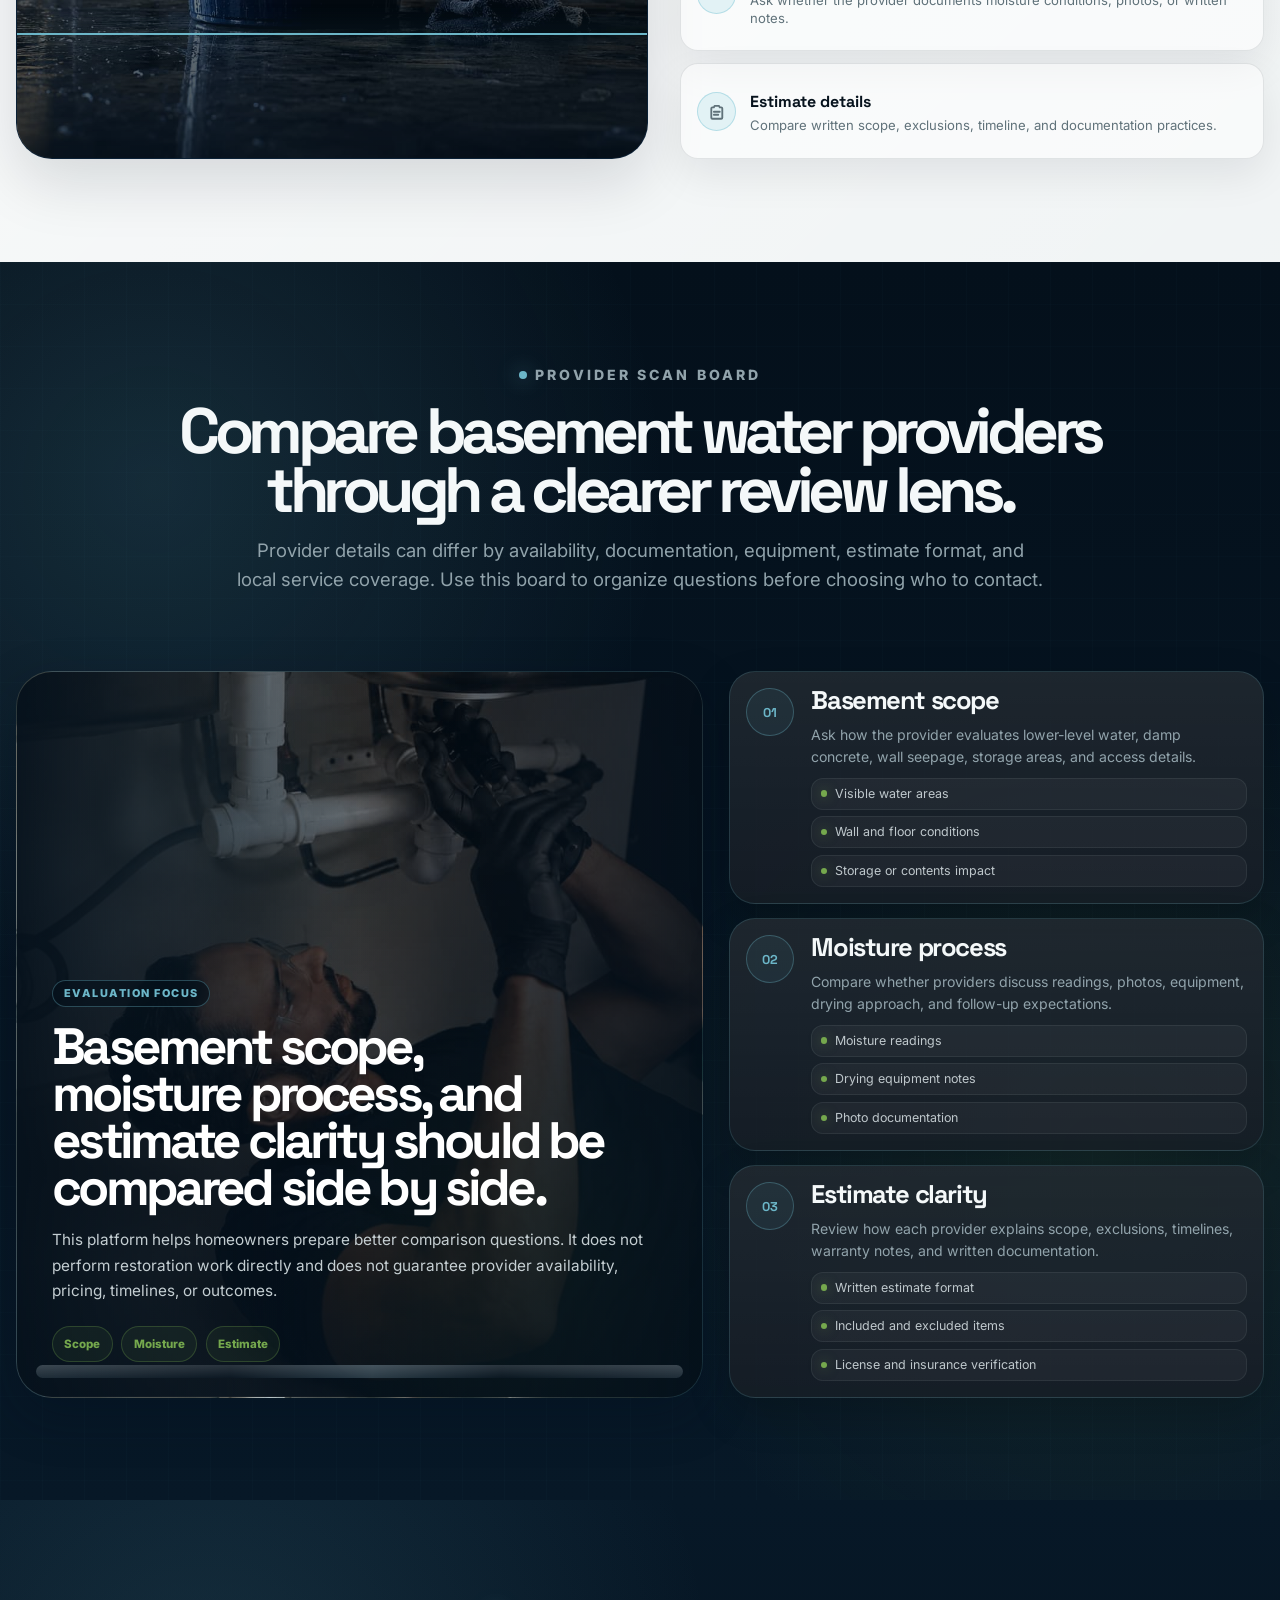
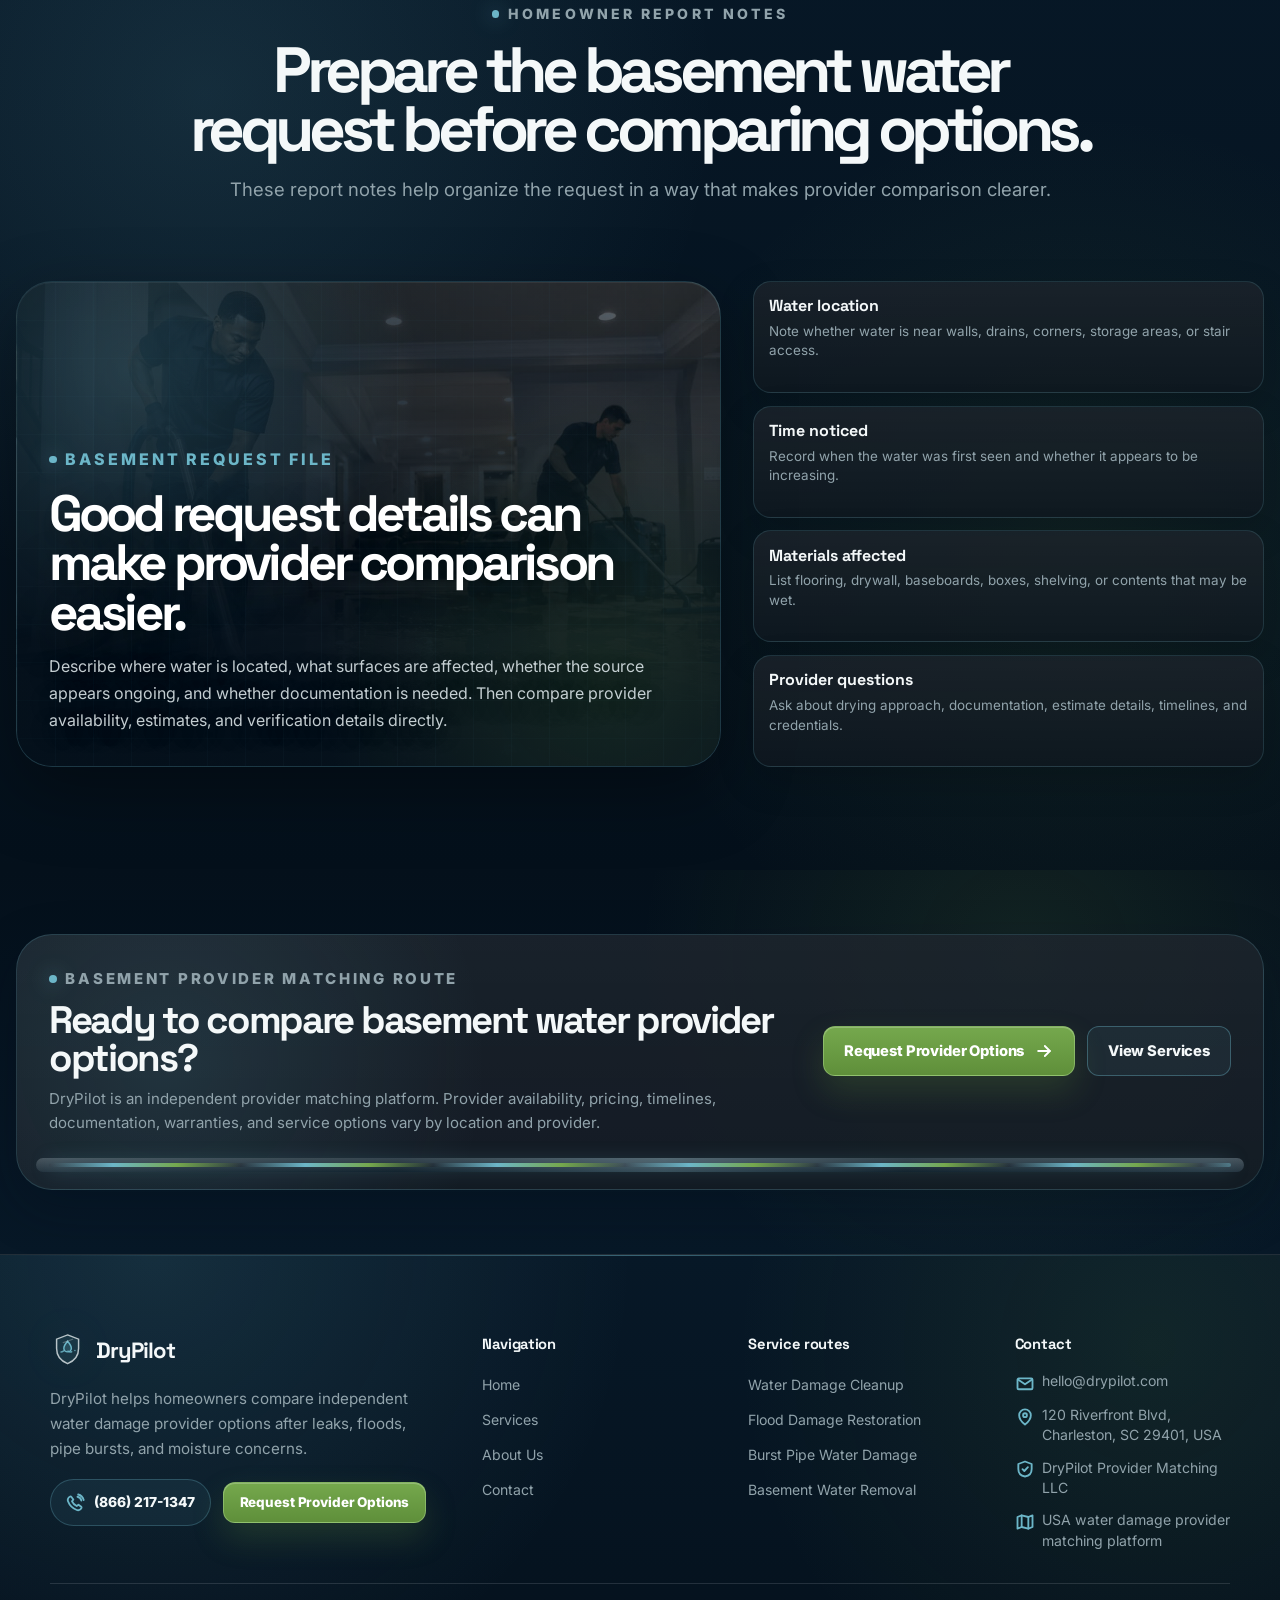
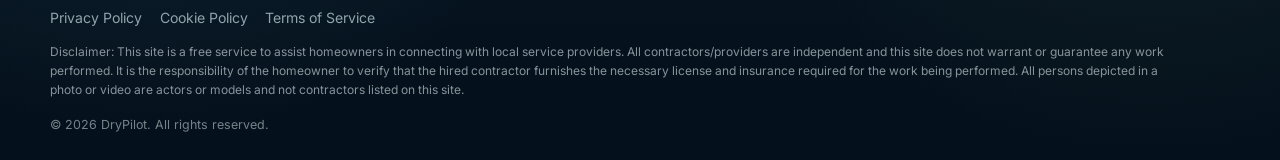
<file: basement-water-removal.html>
<!DOCTYPE html>
<html lang="en">

<head>
    <meta charset="UTF-8">

    <meta name="viewport" content="width=device-width, initial-scale=1.0">

    <title>Service Provider Options</title>
    <meta name="description"
        content="Compare independent provider options for basement water removal service requests.">
<link rel="icon" type="image/svg+xml" href="./assets/icons/favicon.svg?v=5">
<link rel="shortcut icon" type="image/svg+xml" href="./assets/icons/favicon.svg?v=5">
<link rel="apple-touch-icon" href="./assets/icons/favicon.svg?v=5">

    <link rel="preconnect" href="https://fonts.googleapis.com">
    <link rel="preconnect" href="https://fonts.gstatic.com" crossorigin>

    <link rel="stylesheet" href="./css/style.css">
</head>

<body class="service-detail-page basement-service-page">
    <div data-site-header></div>

    <main id="main">


        <section class="page-hero service-detail-hero" aria-labelledby="serviceHeroTitle">
            <div class="page-hero-media" data-service-hero-media aria-hidden="true">
                <img src="./assets/images/service-basement-water.jpg" alt="">
            </div>

            <div class="container service-detail-hero-grid">
                <div class="service-detail-copy page-hero-content reveal-up">
                    <p class="kicker" data-service-eyebrow>
                        Basement water route
                    </p>

                    <h1 id="serviceHeroTitle" data-service-page-title>
                        Basement Water Removal Provider Options
                    </h1>

                    <p data-service-page-intro>
                        Compare providers for basement water concerns, moisture checks, drying options, and water
                        removal requests.
                    </p>

                    <div class="hero-actions">
                        <a class="btn btn-primary" href="contact.html#request">
                            <span data-config-text="forms.submitText">Request Provider Options</span>

                            <span class="svg-icon btn-icon" aria-hidden="true">
                                <svg viewBox="0 0 24 24">
                                    <path d="M5 12h14"></path>
                                    <path d="m13 6 6 6-6 6"></path>
                                </svg>
                            </span>
                        </a>

                        <a class="btn btn-secondary" href="services.html">
                            View All Service Routes
                        </a>
                    </div>
                </div>

                <aside class="service-command-card reveal-up" data-service-command-card
                    aria-label="Service route readout">
                    <!-- Rendered by service-page.js -->
                </aside>
            </div>
        </section>

   

        <section class="section service-light-section" aria-labelledby="basementConditionsTitle">
            <div class="container">
                <div class="section-heading">
                    <p class="section-kicker">
                        Basement Conditions Split
                    </p>

                    <h2 id="basementConditionsTitle">
                        Lower-level water concerns need clear request details.
                    </h2>

                    <p>
                        Basement water can involve visible pooling, damp concrete, wall seepage, drain backup concerns,
                        storage areas, or ongoing moisture. Homeowners should describe what they see before comparing
                        provider options.
                    </p>
                </div>
            </div>

            <div class="container-wide basement-conditions-split">
                <div class="basement-condition-photo">
                    <img src="./assets/images/service-basement-water.jpg" alt="" loading="lazy">
                </div>

                <aside class="basement-condition-list" aria-label="Basement water conditions">
                    <article class="basement-condition-item">
                        <span class="basement-condition-icon" aria-hidden="true">
                            <span class="svg-icon">
                                <svg viewBox="0 0 24 24">
                                    <path d="M8 16c1.3 0 1.3-1 2.6-1s1.3 1 2.7 1 1.3-1 2.7-1"></path>
                                    <path d="M8 18.5c1.3 0 1.3-1 2.6-1s1.3 1 2.7 1 1.3-1 2.7-1"></path>
                                    <path d="M4 11 12 4l8 7"></path>
                                    <path d="M6 10.5V20h12v-9.5"></path>
                                </svg>
                            </span>
                        </span>

                        <p>
                            <strong>Standing basement water</strong>
                            <span>Note approximate areas, depth, and when water was first noticed.</span>
                        </p>
                    </article>

                    <article class="basement-condition-item">
                        <span class="basement-condition-icon" aria-hidden="true">
                            <span class="svg-icon">
                                <svg viewBox="0 0 24 24">
                                    <path d="M4 6h16v14H4z"></path>
                                    <path d="M4 13h16"></path>
                                    <path d="M9 6v14"></path>
                                </svg>
                            </span>
                        </span>

                        <p>
                            <strong>Wall seepage signs</strong>
                            <span>Look for wet marks, staining, damp corners, or waterline edges.</span>
                        </p>
                    </article>

                    <article class="basement-condition-item">
                        <span class="basement-condition-icon" aria-hidden="true">
                            <span class="svg-icon">
                                <svg viewBox="0 0 24 24">
                                    <path d="M5 19h14"></path>
                                    <path d="M7 19V9a5 5 0 0 1 10 0v10"></path>
                                    <path d="M10 9h4"></path>
                                    <path d="M9 13h6"></path>
                                </svg>
                            </span>
                        </span>

                        <p>
                            <strong>Drain or sump concern</strong>
                            <span>Ask providers what information they need about drains, sump pumps, or recurring
                                water.</span>
                        </p>
                    </article>

                    <article class="basement-condition-item">
                        <span class="basement-condition-icon" aria-hidden="true">
                            <span class="svg-icon">
                                <svg viewBox="0 0 24 24">
                                    <path d="M4 15a8 8 0 1 1 16 0"></path>
                                    <path d="M12 15 16.5 9"></path>
                                    <path d="M7 15h10"></path>
                                </svg>
                            </span>
                        </span>

                        <p>
                            <strong>Moisture readings</strong>
                            <span>Ask whether the provider documents moisture conditions, photos, or written
                                notes.</span>
                        </p>
                    </article>

                    <article class="basement-condition-item">
                        <span class="basement-condition-icon" aria-hidden="true">
                            <span class="svg-icon">
                                <svg viewBox="0 0 24 24">
                                    <path
                                        d="M9 4h6l1 2h2a1.5 1.5 0 0 1 1.5 1.5V20A1.5 1.5 0 0 1 18 21.5H6A1.5 1.5 0 0 1 4.5 20V7.5A1.5 1.5 0 0 1 6 6h2l1-2Z">
                                    </path>
                                    <path d="M8 12h8"></path>
                                    <path d="M8 16h6"></path>
                                </svg>
                            </span>
                        </span>

                        <p>
                            <strong>Estimate details</strong>
                            <span>Compare written scope, exclusions, timeline, and documentation practices.</span>
                        </p>
                    </article>
                </aside>
            </div>
        </section>


  
    
    <section class="section provider-scan-section" aria-labelledby="providerEvaluationTitle">
        <div class="container">
            <div class="section-heading center">
                <p class="section-kicker">
                    Provider Scan Board
                </p>
    
                <h2 id="providerEvaluationTitle">
                    Compare basement water providers through a clearer review lens.
                </h2>
    
                <p>
                    Provider details can differ by availability, documentation, equipment, estimate format, and local
                    service
                    coverage. Use this board to organize questions before choosing who to contact.
                </p>
            </div>
        </div>
    
        <div class="container-wide provider-scan-layout">
            <article class="provider-scan-main" style="--scan-bg: url('../assets/images/hero-about-storm.jpg');">
                <div class="provider-scan-main-content">
                    <p class="provider-scan-label">Evaluation focus</p>
    
                    <h3>
                        Basement scope, moisture process, and estimate clarity should be compared side by side.
                    </h3>
    
                    <p>
                        This platform helps homeowners prepare better comparison questions. It does not perform restoration
                        work directly and does not guarantee provider availability, pricing, timelines, or outcomes.
                    </p>
    
                    <div class="provider-scan-metrics" aria-label="Provider comparison signals">
                        <span>Scope</span>
                        <span>Moisture</span>
                        <span>Estimate</span>
                    </div>
                </div>
            </article>
    
            <div class="provider-scan-stack">
                <article class="provider-scan-card">
                    <span class="provider-scan-number">01</span>
    
                    <div class="provider-scan-card-copy">
                        <h3>Basement scope</h3>
    
                        <p>
                            Ask how the provider evaluates lower-level water, damp concrete, wall seepage, storage areas,
                            and access details.
                        </p>
    
                        <ul>
                            <li>Visible water areas</li>
                            <li>Wall and floor conditions</li>
                            <li>Storage or contents impact</li>
                        </ul>
                    </div>
                </article>
    
                <article class="provider-scan-card">
                    <span class="provider-scan-number">02</span>
    
                    <div class="provider-scan-card-copy">
                        <h3>Moisture process</h3>
    
                        <p>
                            Compare whether providers discuss readings, photos, equipment, drying approach, and follow-up
                            expectations.
                        </p>
    
                        <ul>
                            <li>Moisture readings</li>
                            <li>Drying equipment notes</li>
                            <li>Photo documentation</li>
                        </ul>
                    </div>
                </article>
    
                <article class="provider-scan-card">
                    <span class="provider-scan-number">03</span>
    
                    <div class="provider-scan-card-copy">
                        <h3>Estimate clarity</h3>
    
                        <p>
                            Review how each provider explains scope, exclusions, timelines, warranty notes, and written
                            documentation.
                        </p>
    
                        <ul>
                            <li>Written estimate format</li>
                            <li>Included and excluded items</li>
                            <li>License and insurance verification</li>
                        </ul>
                    </div>
                </article>
            </div>
        </div>
    </section>

  

        <section class="section service-dark-section" aria-labelledby="homeownerNotesTitle">
            <div class="container">
                <div class="section-heading">
                    <p class="section-kicker">
                        Homeowner Report Notes
                    </p>

                    <h2 id="homeownerNotesTitle">
                        Prepare the basement water request before comparing options.
                    </h2>

                    <p>
                        These report notes help organize the request in a way that makes provider comparison clearer.
                    </p>
                </div>
            </div>

            <div class="container-wide homeowner-report-notes">
                <article class="service-panel dark homeowner-note-main">
                    <div class="service-panel-content">
                        <p class="section-kicker">
                            Basement Request File
                        </p>

                        <h2>
                            Good request details can make provider comparison easier.
                        </h2>

                        <p>
                            Describe where water is located, what surfaces are affected, whether the source appears
                            ongoing, and whether documentation is needed. Then compare provider availability, estimates,
                            and verification details directly.
                        </p>
                    </div>
                </article>

                <aside class="homeowner-note-stack" aria-label="Basement water report notes">
                    <article class="homeowner-note-card">
                        <h3>Water location</h3>
                        <p>
                            Note whether water is near walls, drains, corners, storage areas, or stair access.
                        </p>
                    </article>

                    <article class="homeowner-note-card">
                        <h3>Time noticed</h3>
                        <p>
                            Record when the water was first seen and whether it appears to be increasing.
                        </p>
                    </article>

                    <article class="homeowner-note-card">
                        <h3>Materials affected</h3>
                        <p>
                            List flooring, drywall, baseboards, boxes, shelving, or contents that may be wet.
                        </p>
                    </article>

                    <article class="homeowner-note-card">
                        <h3>Provider questions</h3>
                        <p>
                            Ask about drying approach, documentation, estimate details, timelines, and credentials.
                        </p>
                    </article>
                </aside>
            </div>
        </section>



        <section class="service-final-cta" aria-labelledby="serviceFinalTitle">
            <div class="container-wide">
                <div class="service-final-card">
                    <div class="service-final-copy">
                        <p class="section-kicker">
                            Basement Provider Matching Route
                        </p>

                        <h2 id="serviceFinalTitle">
                            Ready to compare basement water provider options?
                        </h2>

                        <p data-config-text="legalNotice">
                            Provider availability, pricing, timelines, documentation, warranties, and service options
                            vary by location and provider.
                        </p>
                    </div>

                    <div class="service-final-actions">
                        <a class="btn btn-primary" href="contact.html#request">
                            <span data-config-text="forms.submitText">Request Provider Options</span>

                            <span class="svg-icon btn-icon" aria-hidden="true">
                                <svg viewBox="0 0 24 24">
                                    <path d="M5 12h14"></path>
                                    <path d="m13 6 6 6-6 6"></path>
                                </svg>
                            </span>
                        </a>

                        <a class="btn btn-secondary" href="services.html">
                            View Services
                        </a>
                    </div>
                </div>
            </div>
        </section>
    </main>

    <div data-site-footer></div>
    <div data-policy-banner></div>

    <script src="./js/config.js"></script>
    <script src="./js/main.js"></script>
    <script src="./js/service-page.js"></script>
</body>

</html>
</file>
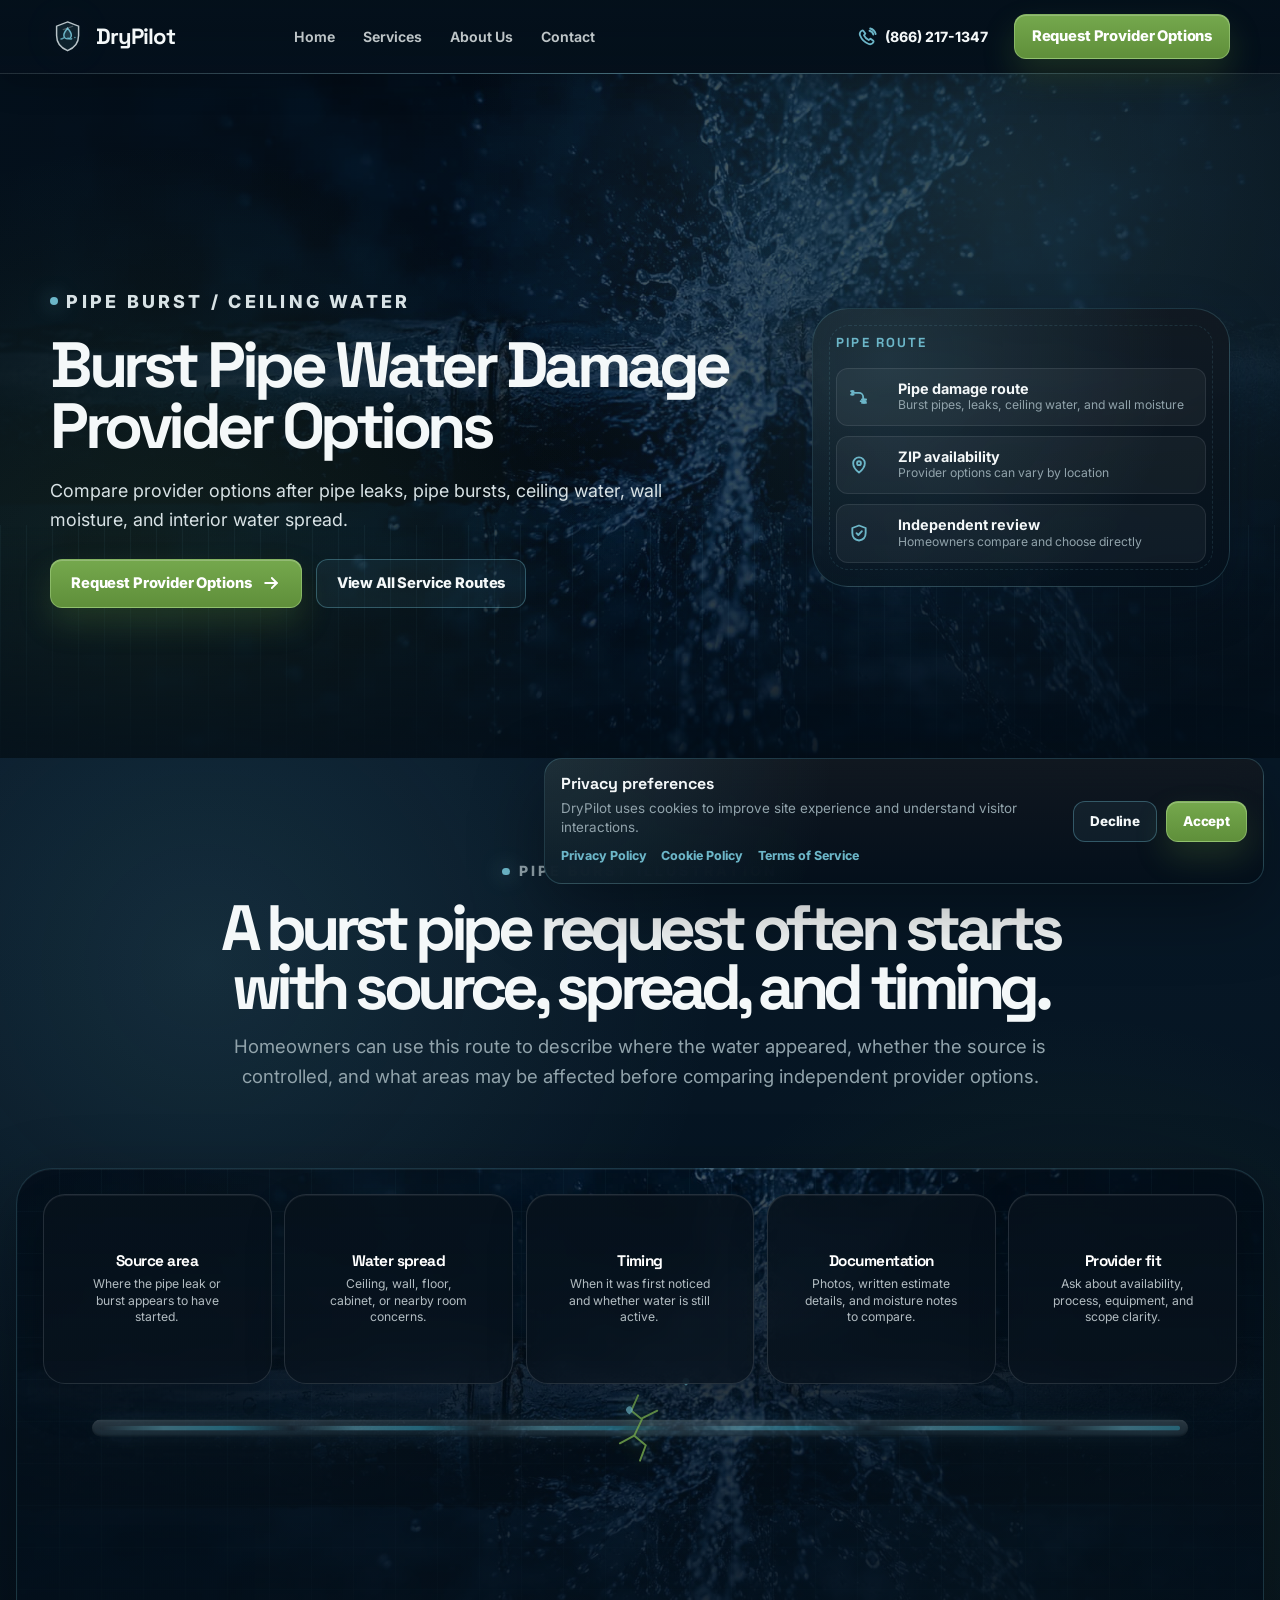
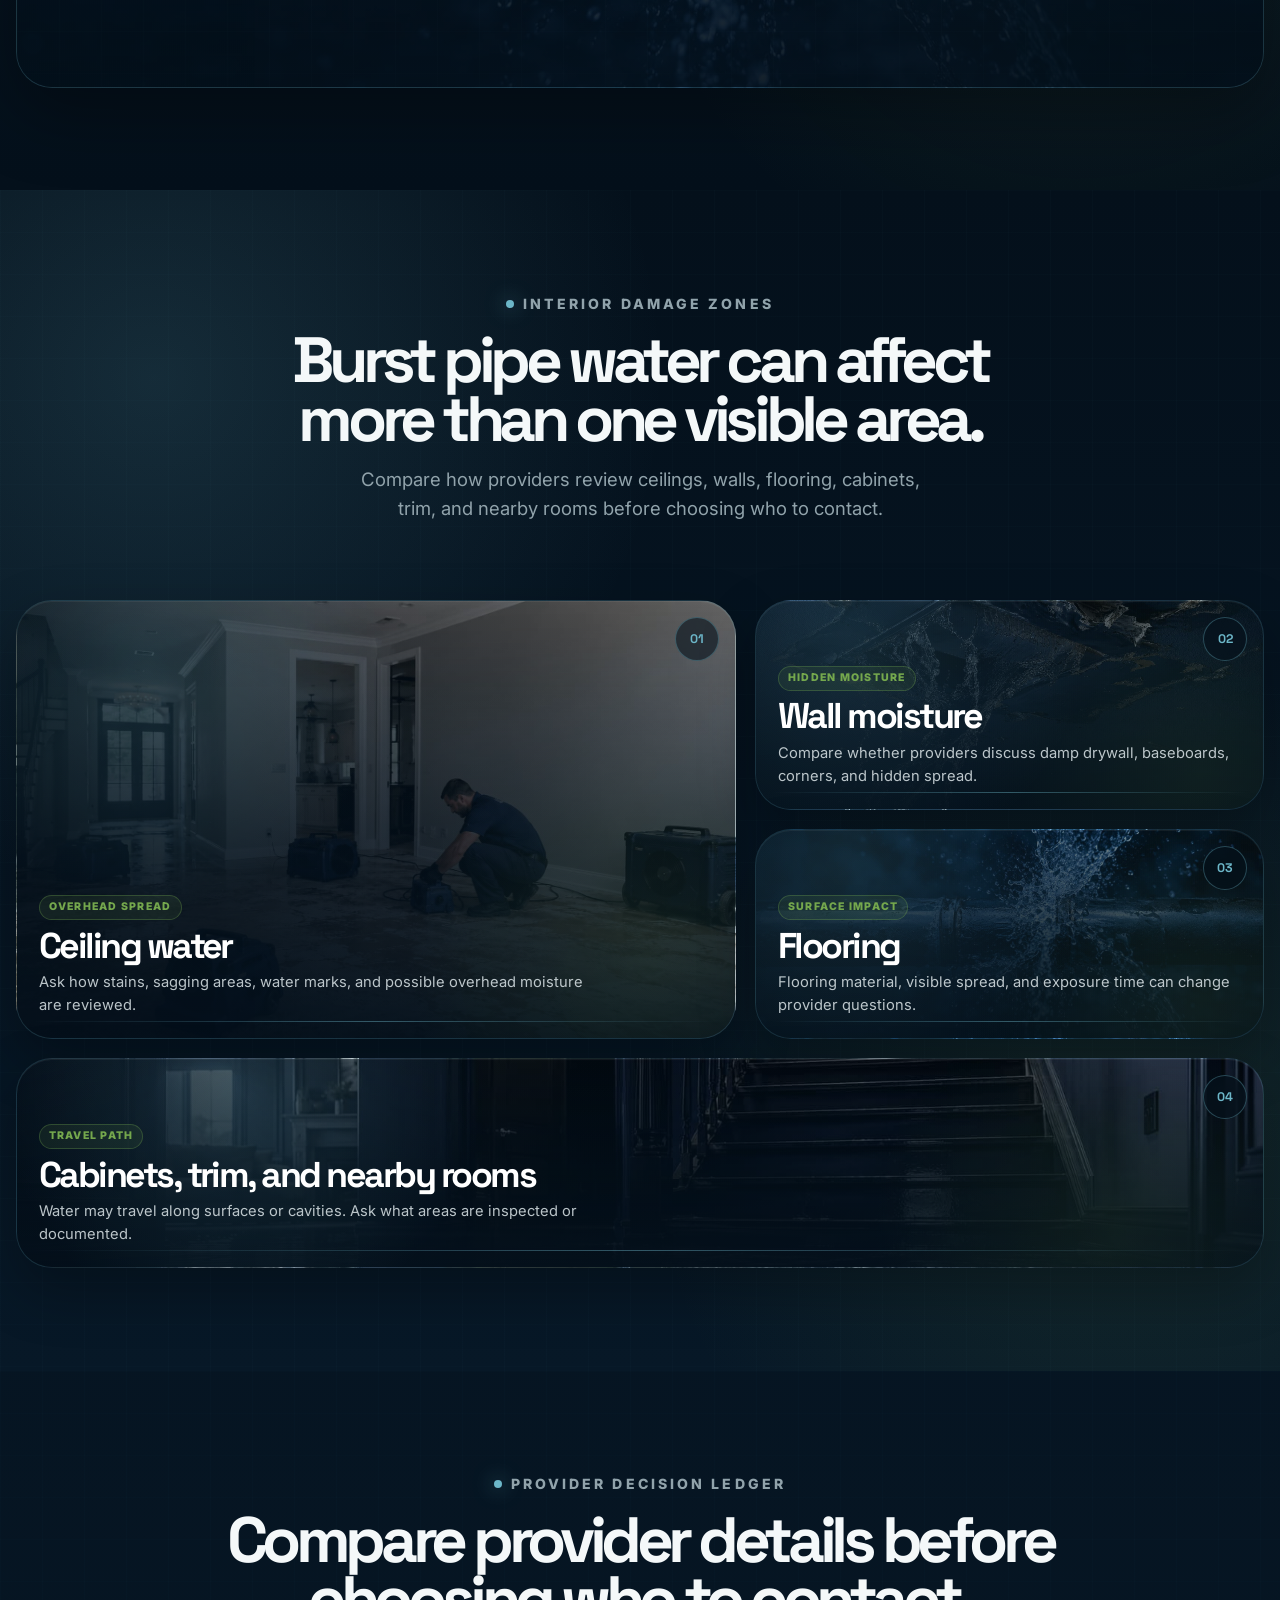
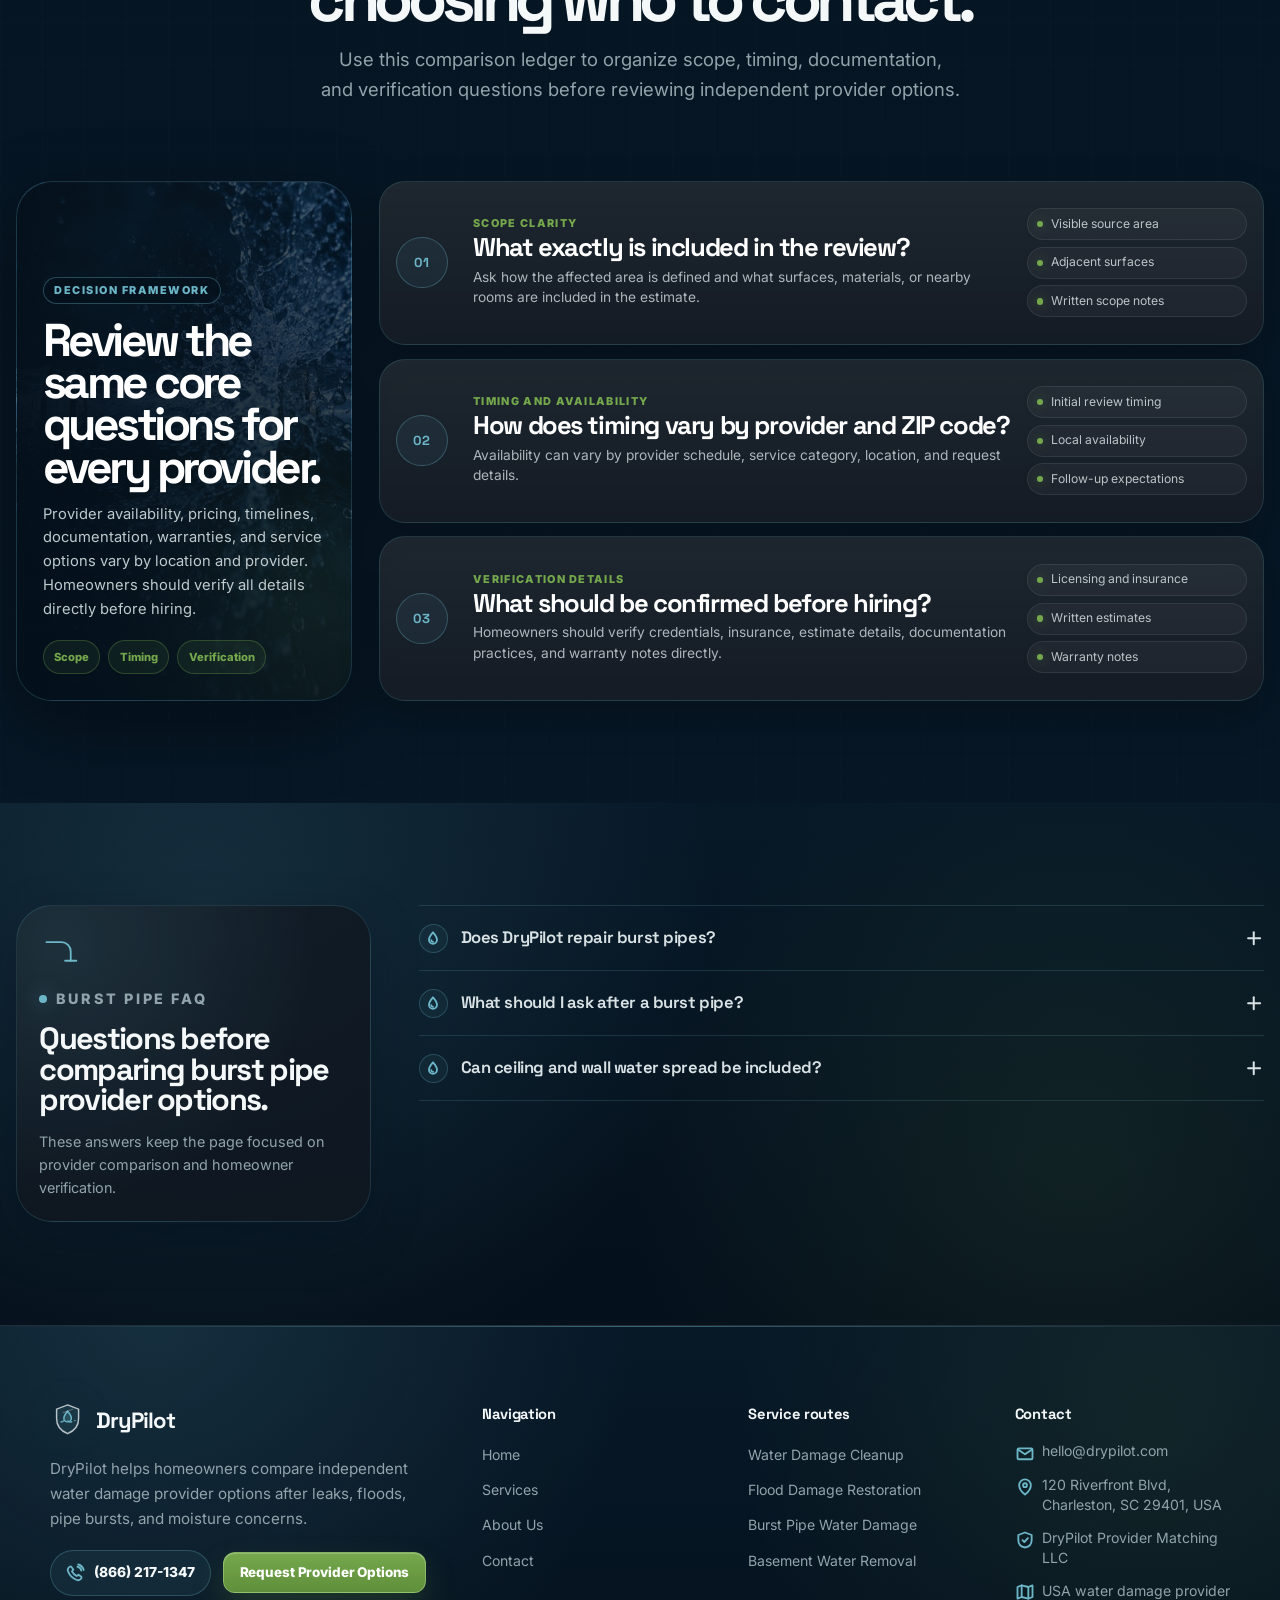
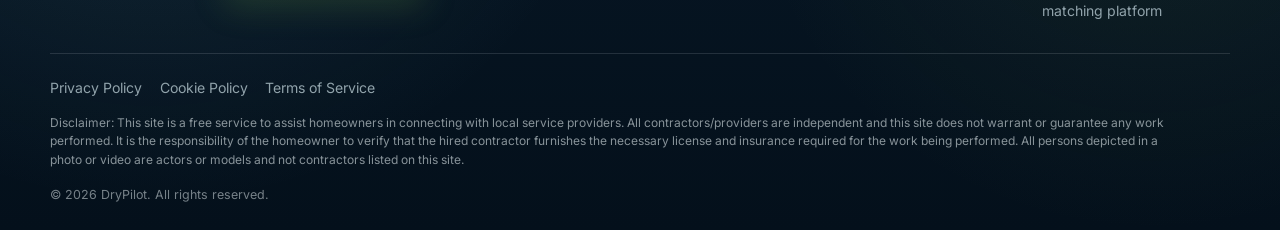
<file: burst-pipe-water-damage.html>
<!DOCTYPE html>
<html lang="en">

<head>
    <meta charset="UTF-8">

    <meta name="viewport" content="width=device-width, initial-scale=1.0">

    <title>Service Provider Options</title>
    <meta name="description"
        content="Compare independent provider options for burst pipe water damage service requests.">

<link rel="icon" type="image/svg+xml" href="./assets/icons/favicon.svg?v=5">
<link rel="shortcut icon" type="image/svg+xml" href="./assets/icons/favicon.svg?v=5">
<link rel="apple-touch-icon" href="./assets/icons/favicon.svg?v=5">

    <link rel="preconnect" href="https://fonts.googleapis.com">
    <link rel="preconnect" href="https://fonts.gstatic.com" crossorigin>

    <link rel="stylesheet" href="./css/style.css">
</head>

<body class="service-detail-page burst-pipe-service-page">
    <div data-site-header></div>

    <main id="main">
    

        <section class="page-hero service-detail-hero" aria-labelledby="serviceHeroTitle">
            <div class="page-hero-media" data-service-hero-media aria-hidden="true">
                <img src="./assets/images/service-burst-pipe.jpg" alt="">
            </div>

            <div class="container service-detail-hero-grid">
                <div class="service-detail-copy page-hero-content reveal-up">
                    <p class="kicker" data-service-eyebrow>
                        Burst pipe route
                    </p>

                    <h1 id="serviceHeroTitle" data-service-page-title>
                        Burst Pipe Water Damage Provider Options
                    </h1>

                    <p data-service-page-intro>
                        Review provider options after pipe leaks, pipe bursts, ceiling water, wall moisture, and
                        interior water spread.
                    </p>

                    <div class="hero-actions">
                        <a class="btn btn-primary" href="contact.html#request">
                            <span data-config-text="forms.submitText">Request Provider Options</span>

                            <span class="svg-icon btn-icon" aria-hidden="true">
                                <svg viewBox="0 0 24 24">
                                    <path d="M5 12h14"></path>
                                    <path d="m13 6 6 6-6 6"></path>
                                </svg>
                            </span>
                        </a>

                        <a class="btn btn-secondary" href="services.html">
                            View All Service Routes
                        </a>
                    </div>
                </div>

                <aside class="service-command-card reveal-up" data-service-command-card
                    aria-label="Service route readout">
                    <!-- Rendered by service-page.js -->
                </aside>
            </div>
        </section>



        <section class="section service-dark-section" aria-labelledby="pipeBurstTitle">
            <div class="container">
                <div class="section-heading">
                    <p class="section-kicker">
                        Pipe Burst Illustration
                    </p>

                    <h2 id="pipeBurstTitle">
                        A burst pipe request often starts with source, spread, and timing.
                    </h2>

                    <p>
                        Homeowners can use this route to describe where the water appeared, whether the source is
                        controlled, and what areas may be affected before comparing independent provider options.
                    </p>
                </div>
            </div>

            <div class="container-wide">
                <div class="pipe-burst-board">
                    <div class="pipe-burst-main" aria-hidden="true"></div>

                    <div class="pipe-burst-crack" aria-hidden="true">
                        <svg viewBox="0 0 80 80">
                            <path class="pipe-crack-line" d="M38 6 31 22 42 31 34 48 46 58 40 74"></path>
                            <path class="pipe-crack-line" d="M42 30 58 22"></path>
                            <path class="pipe-crack-line" d="M34 48 19 56"></path>
                        </svg>
                    </div>

                    <div class="pipe-burst-spray" aria-hidden="true">
                        <span></span>
                        <span></span>
                        <span></span>
                        <span></span>
                        <span></span>
                    </div>

                    <div class="pipe-burst-notes">
                        <article class="pipe-burst-note">
                            <strong>Source area</strong>
                            <span>Where the pipe leak or burst appears to have started.</span>
                        </article>

                        <article class="pipe-burst-note">
                            <strong>Water spread</strong>
                            <span>Ceiling, wall, floor, cabinet, or nearby room concerns.</span>
                        </article>

                        <article class="pipe-burst-note">
                            <strong>Timing</strong>
                            <span>When it was first noticed and whether water is still active.</span>
                        </article>

                        <article class="pipe-burst-note">
                            <strong>Documentation</strong>
                            <span>Photos, written estimate details, and moisture notes to compare.</span>
                        </article>

                        <article class="pipe-burst-note">
                            <strong>Provider fit</strong>
                            <span>Ask about availability, process, equipment, and scope clarity.</span>
                        </article>
                    </div>
                </div>
            </div>
        </section>


    
    <section class="section damage-zones-section" aria-labelledby="damageMosaicTitle">
        <div class="container">
            <div class="section-heading center">
                <p class="section-kicker">
                    Interior Damage Zones
                </p>
    
                <h2 id="damageMosaicTitle">
                    Burst pipe water can affect more than one visible area.
                </h2>
    
                <p>
                    Compare how providers review ceilings, walls, flooring, cabinets, trim, and nearby rooms before choosing
                    who to contact.
                </p>
            </div>
        </div>
    
    <div class="container-wide">
        <div class="damage-zones-grid" data-random-zone-gallery>
            <article class="damage-zone-card zone-ceiling" data-random-zone-bg>
                <span class="damage-zone-number">01</span>
    
                <div class="damage-zone-content">
                    <span class="damage-zone-label">Overhead spread</span>
                    <h3>Ceiling water</h3>
                    <p>
                        Ask how stains, sagging areas, water marks, and possible overhead moisture are reviewed.
                    </p>
                </div>
            </article>
    
            <article class="damage-zone-card zone-wall" data-random-zone-bg>
                <span class="damage-zone-number">02</span>
    
                <div class="damage-zone-content">
                    <span class="damage-zone-label">Hidden moisture</span>
                    <h3>Wall moisture</h3>
                    <p>
                        Compare whether providers discuss damp drywall, baseboards, corners, and hidden spread.
                    </p>
                </div>
            </article>
    
            <article class="damage-zone-card zone-floor" data-random-zone-bg>
                <span class="damage-zone-number">03</span>
    
                <div class="damage-zone-content">
                    <span class="damage-zone-label">Surface impact</span>
                    <h3>Flooring</h3>
                    <p>
                        Flooring material, visible spread, and exposure time can change provider questions.
                    </p>
                </div>
            </article>
    
            <article class="damage-zone-card zone-rooms" data-random-zone-bg>
                <span class="damage-zone-number">04</span>
    
                <div class="damage-zone-content">
                    <span class="damage-zone-label">Travel path</span>
                    <h3>Cabinets, trim, and nearby rooms</h3>
                    <p>
                        Water may travel along surfaces or cavities. Ask what areas are inspected or documented.
                    </p>
                </div>
            </article>
        </div>
    </div>
    </section>



<section class="section provider-ledger-section" aria-labelledby="providerFitTitle">
    <div class="container">
        <div class="section-heading center">
            <p class="section-kicker">
                Provider Decision Ledger
            </p>

            <h2 id="providerFitTitle">
                Compare provider details before choosing who to contact.
            </h2>

            <p>
                Use this comparison ledger to organize scope, timing, documentation, and verification questions before
                reviewing independent provider options.
            </p>
        </div>
    </div>

    <div class="container-wide">
        <div class="provider-ledger-board">
            <aside class="provider-ledger-aside">
                <p class="provider-ledger-eyebrow">Decision framework</p>

                <h3>
                    Review the same core questions for every provider.
                </h3>

                <p>
                    Provider availability, pricing, timelines, documentation, warranties, and service options vary by
                    location and provider. Homeowners should verify all details directly before hiring.
                </p>

                <div class="provider-ledger-pills" aria-label="Comparison categories">
                    <span>Scope</span>
                    <span>Timing</span>
                    <span>Verification</span>
                </div>
            </aside>

            <div class="provider-ledger-table" aria-label="Provider comparison ledger">
                <article class="provider-ledger-row">
                    <span class="provider-ledger-index">01</span>

                    <div class="provider-ledger-copy">
                        <p class="provider-ledger-label">Scope clarity</p>

                        <h3>
                            What exactly is included in the review?
                        </h3>

                        <p>
                            Ask how the affected area is defined and what surfaces, materials, or nearby rooms are
                            included in the estimate.
                        </p>
                    </div>

                    <ul class="provider-ledger-checks">
                        <li>Visible source area</li>
                        <li>Adjacent surfaces</li>
                        <li>Written scope notes</li>
                    </ul>
                </article>

                <article class="provider-ledger-row">
                    <span class="provider-ledger-index">02</span>

                    <div class="provider-ledger-copy">
                        <p class="provider-ledger-label">Timing and availability</p>

                        <h3>
                            How does timing vary by provider and ZIP code?
                        </h3>

                        <p>
                            Availability can vary by provider schedule, service category, location, and request details.
                        </p>
                    </div>

                    <ul class="provider-ledger-checks">
                        <li>Initial review timing</li>
                        <li>Local availability</li>
                        <li>Follow-up expectations</li>
                    </ul>
                </article>

                <article class="provider-ledger-row">
                    <span class="provider-ledger-index">03</span>

                    <div class="provider-ledger-copy">
                        <p class="provider-ledger-label">Verification details</p>

                        <h3>
                            What should be confirmed before hiring?
                        </h3>

                        <p>
                            Homeowners should verify credentials, insurance, estimate details, documentation practices,
                            and warranty notes directly.
                        </p>
                    </div>

                    <ul class="provider-ledger-checks">
                        <li>Licensing and insurance</li>
                        <li>Written estimates</li>
                        <li>Warranty notes</li>
                    </ul>
                </article>
            </div>
        </div>
    </div>
</section>

  

        <section class="section service-dark-section" aria-labelledby="serviceFaqTitle">
            <div class="container-wide service-faq-grid">
                <aside class="service-faq-note">
                    <span class="svg-icon" aria-hidden="true">
                        <svg viewBox="0 0 24 24">
                            <path d="M4 7h8a5 5 0 0 1 5 5v5"></path>
                            <path d="M14 17h6"></path>
                            <path class="icon-flow-line" d="M5.5 7H12a5 5 0 0 1 5 5v2"></path>
                        </svg>
                    </span>

                    <p class="section-kicker">
                        Burst Pipe FAQ
                    </p>

                    <h2 id="serviceFaqTitle">
                        Questions before comparing burst pipe provider options.
                    </h2>

                    <p>
                        These answers keep the page focused on provider comparison and homeowner verification.
                    </p>
                </aside>

                <div>
                    <div class="faq-list" data-faq-list="service-auto" data-service-faq></div>
                </div>
            </div>
        </section>
    </main>

    <div data-site-footer></div>
    <div data-policy-banner></div>

    <script src="./js/config.js"></script>
    <script src="./js/main.js"></script>
    <script src="./js/service-page.js"></script>
</body>

</html>
</file>
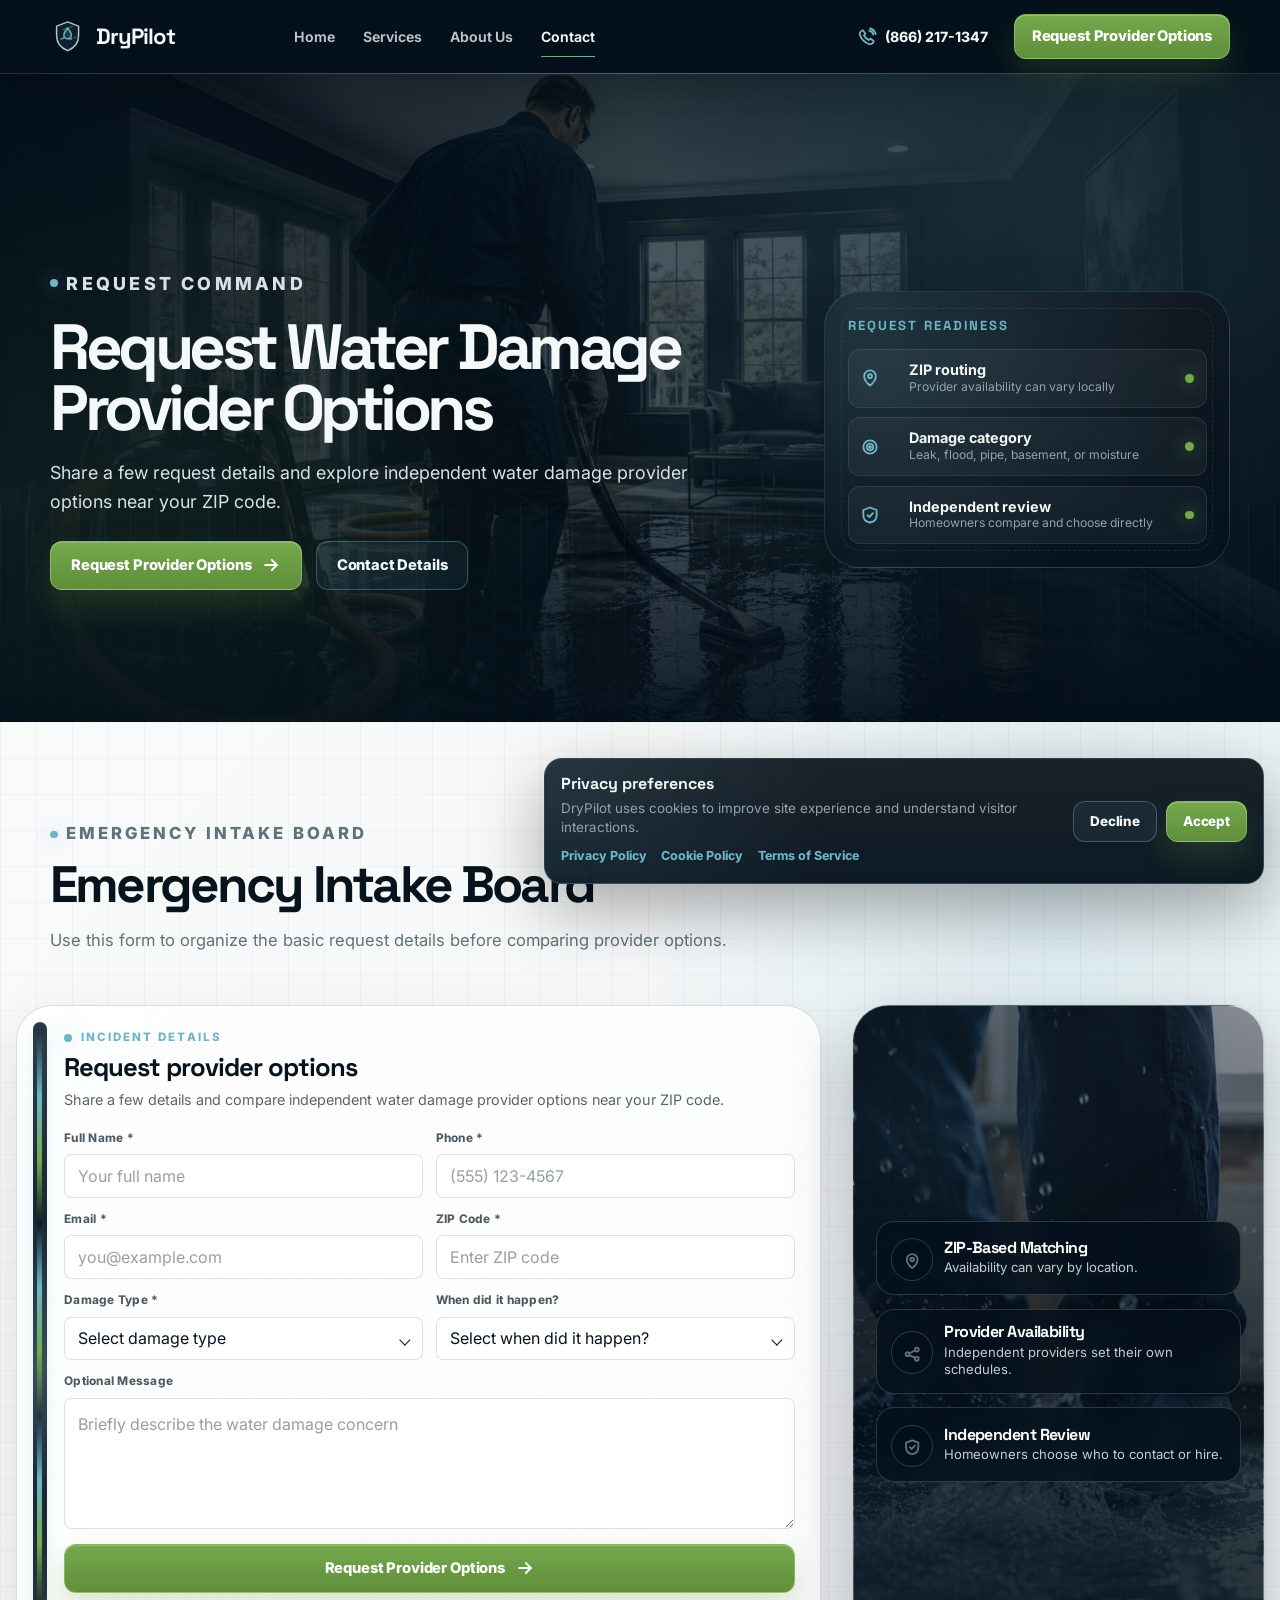
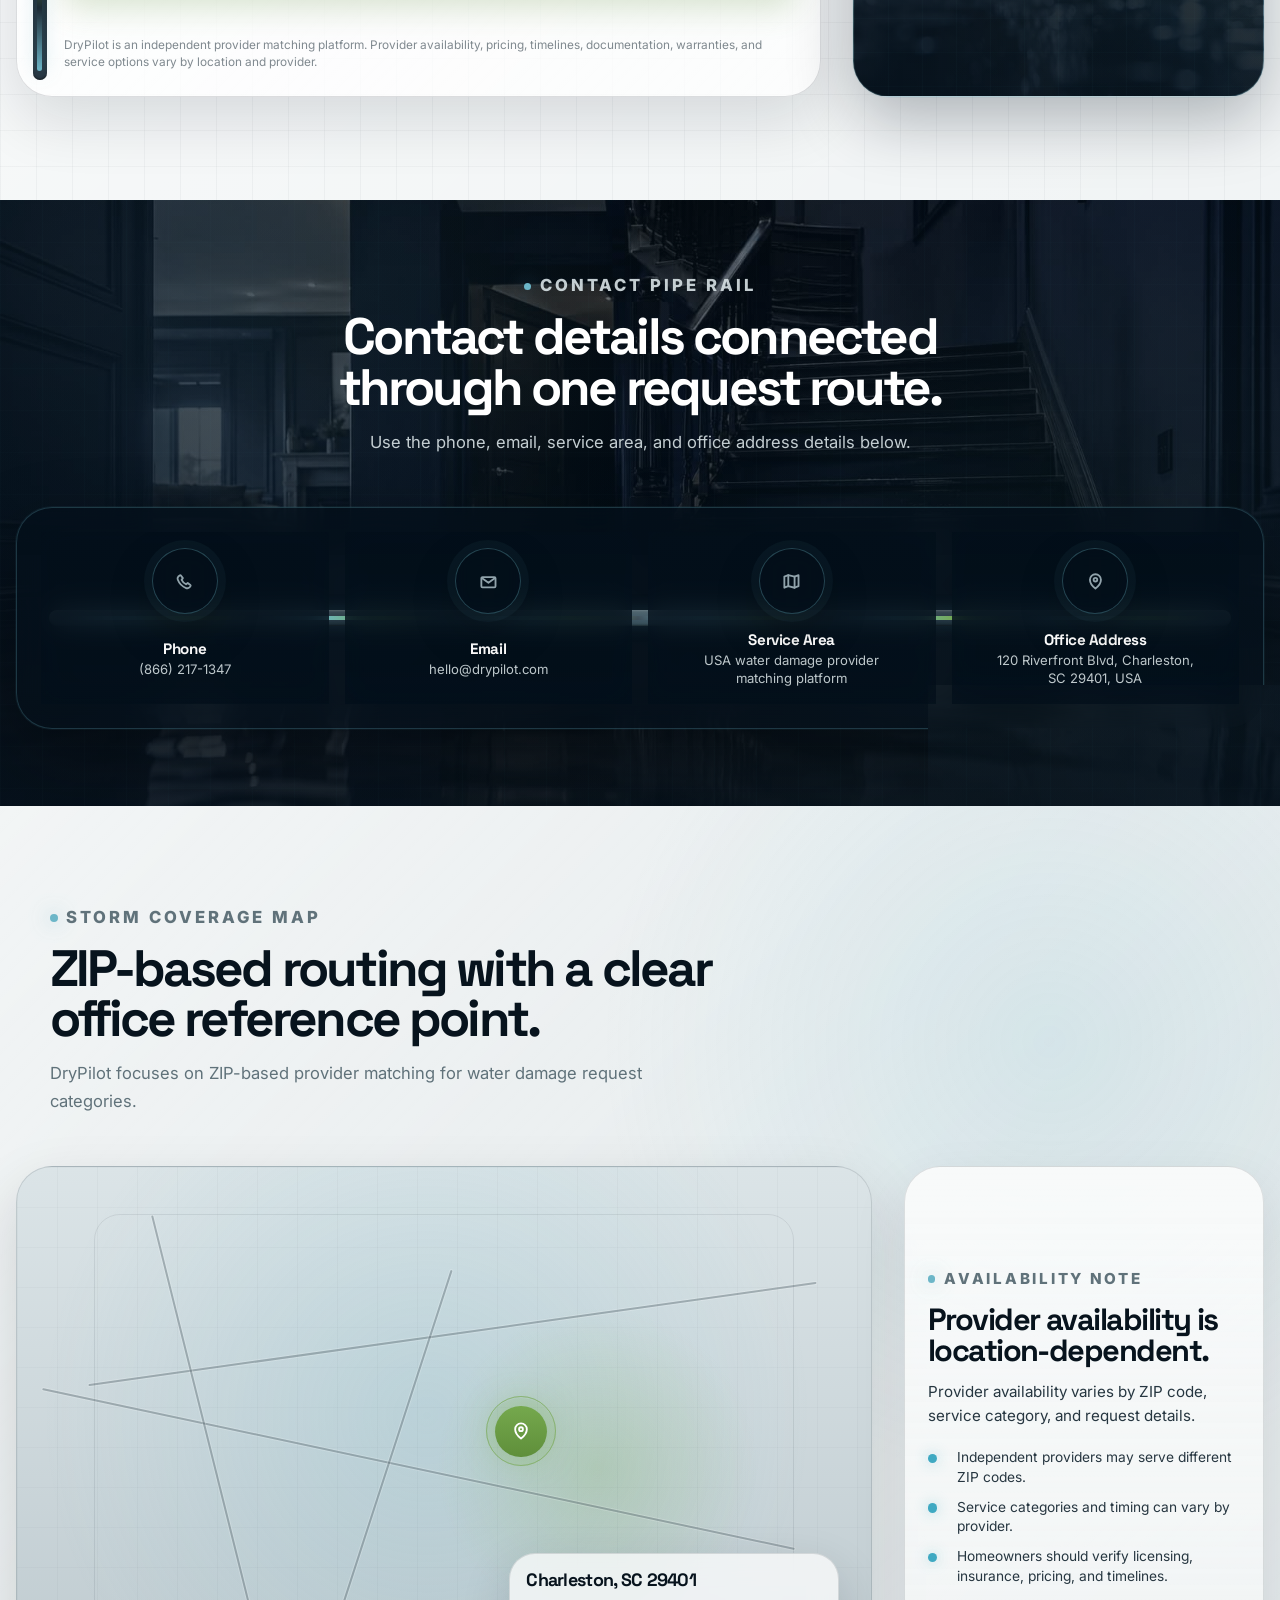
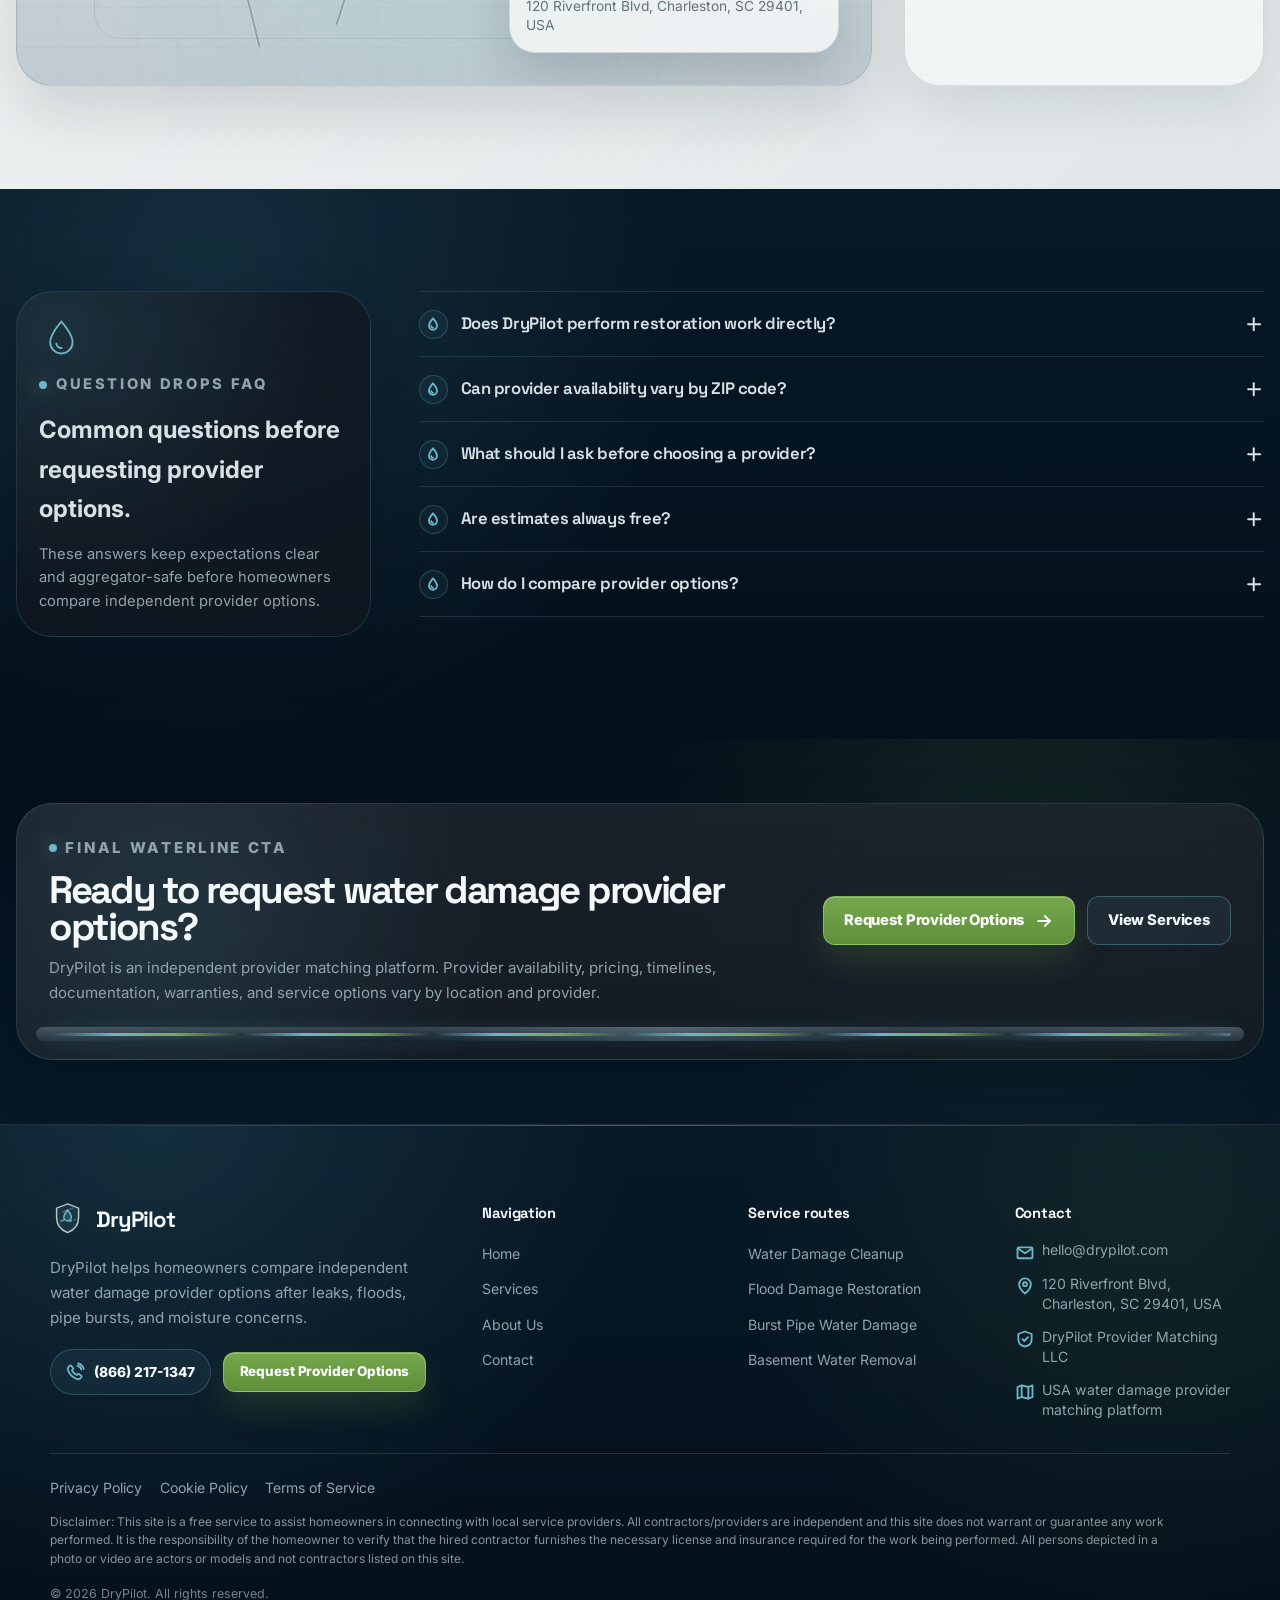
<file: contact.html>
<!DOCTYPE html>
<html lang="en">

<head>
    <meta charset="UTF-8">

    <meta name="viewport" content="width=device-width, initial-scale=1.0">

    <title>Contact | Request Provider Options</title>
    <meta name="description"
        content="Request water damage provider options and compare independent local providers near your ZIP code.">

<link rel="icon" type="image/svg+xml" href="./assets/icons/favicon.svg?v=5">
<link rel="shortcut icon" type="image/svg+xml" href="./assets/icons/favicon.svg?v=5">
<link rel="apple-touch-icon" href="./assets/icons/favicon.svg?v=5">

    <link rel="preconnect" href="https://fonts.googleapis.com">
    <link rel="preconnect" href="https://fonts.gstatic.com" crossorigin>

    <link rel="stylesheet" href="./css/style.css">
</head>

<body class="contact-page">
    <div data-site-header></div>

    <main id="main">
  

        <section class="page-hero contact-request-hero" aria-labelledby="contactHeroTitle">
            <div class="page-hero-media" aria-hidden="true">
                <img src="./assets/images/hero-contact-request.jpg" alt="">
            </div>

            <div class="container contact-hero-grid">
                <div class="contact-hero-copy page-hero-content reveal-up">
                    <p class="kicker" data-config-text="contactPage.hero.kicker">
                        Request Command
                    </p>

                    <h1 id="contactHeroTitle" data-config-text="contactPage.hero.title">
                        Request Water Damage Provider Options
                    </h1>

                    <p data-config-text="contactPage.hero.intro">
                        Share a few request details and explore independent water damage provider options near your ZIP
                        code.
                    </p>

                    <div class="hero-actions">
                        <a class="btn btn-primary" href="#request">
                            <span data-config-text="forms.submitText">Request Provider Options</span>

                            <span class="svg-icon btn-icon" aria-hidden="true">
                                <svg viewBox="0 0 24 24">
                                    <path d="M5 12h14"></path>
                                    <path d="m13 6 6 6-6 6"></path>
                                </svg>
                            </span>
                        </a>

                        <a class="btn btn-secondary" href="#contact-rail">
                            Contact Details
                        </a>
                    </div>
                </div>

                <aside class="contact-command-panel reveal-up" aria-label="Request command readout">
                    <h2>Request readiness</h2>

                    <div class="contact-command-list">
                        <article class="contact-command-item">
                            <span class="svg-icon" aria-hidden="true">
                                <svg viewBox="0 0 24 24">
                                    <path d="M12 21s7-5.4 7-11.2A7 7 0 0 0 5 9.8C5 15.6 12 21 12 21Z"></path>
                                    <circle cx="12" cy="9.8" r="2.3"></circle>
                                </svg>
                            </span>

                            <p>
                                <strong>ZIP routing</strong>
                                <span>Provider availability can vary locally</span>
                            </p>

                            <span class="contact-command-status" aria-hidden="true"></span>
                        </article>

                        <article class="contact-command-item">
                            <span class="svg-icon" aria-hidden="true">
                                <svg viewBox="0 0 24 24">
                                    <circle cx="12" cy="12" r="8"></circle>
                                    <circle cx="12" cy="12" r="4"></circle>
                                    <circle cx="12" cy="12" r="1.2"></circle>
                                </svg>
                            </span>

                            <p>
                                <strong>Damage category</strong>
                                <span>Leak, flood, pipe, basement, or moisture</span>
                            </p>

                            <span class="contact-command-status" aria-hidden="true"></span>
                        </article>

                        <article class="contact-command-item">
                            <span class="svg-icon" aria-hidden="true">
                                <svg viewBox="0 0 24 24">
                                    <path d="M12 3 20 6v6c0 5-3.3 8.2-8 9-4.7-.8-8-4-8-9V6l8-3Z"></path>
                                    <path d="M9 12.2 11.2 14.4 15.5 9.8"></path>
                                </svg>
                            </span>

                            <p>
                                <strong>Independent review</strong>
                                <span>Homeowners compare and choose directly</span>
                            </p>

                            <span class="contact-command-status" aria-hidden="true"></span>
                        </article>
                    </div>
                </aside>
            </div>
        </section>



        <section class="section emergency-intake-section" id="request" aria-labelledby="intakeBoardTitle">
            <div class="container">
                <div class="section-heading">
                    <p class="section-kicker">
                        Emergency Intake Board
                    </p>

                    <h2 id="intakeBoardTitle" data-config-text="contactPage.intakeBoard.title">
                        Emergency Intake Board
                    </h2>

                    <p data-config-text="contactPage.intakeBoard.intro">
                        Use this form to organize the basic request details before comparing provider options.
                    </p>
                </div>
            </div>

            <div class="container-wide emergency-intake-grid">
                <div class="intake-board">
                    <div class="intake-board-inner">
                        <form class="contact-lead-form" data-lead-form data-form-variant="contact">
                            <!-- Rendered by main.js -->
                        </form>
                    </div>
                </div>

                <aside class="intake-side-panel" aria-label="Provider matching notes">
                    <article class="intake-side-item">
                        <span class="intake-side-icon" aria-hidden="true">
                            <span class="svg-icon">
                                <svg viewBox="0 0 24 24">
                                    <path d="M12 21s7-5.4 7-11.2A7 7 0 0 0 5 9.8C5 15.6 12 21 12 21Z"></path>
                                    <circle cx="12" cy="9.8" r="2.3"></circle>
                                </svg>
                            </span>
                        </span>

                        <p>
                            <strong>ZIP-Based Matching</strong>
                            <span>Availability can vary by location.</span>
                        </p>
                    </article>

                    <article class="intake-side-item">
                        <span class="intake-side-icon" aria-hidden="true">
                            <span class="svg-icon">
                                <svg viewBox="0 0 24 24">
                                    <circle cx="6" cy="12" r="2.5"></circle>
                                    <circle cx="18" cy="6" r="2.5"></circle>
                                    <circle cx="18" cy="18" r="2.5"></circle>
                                    <path d="M8.2 10.8 15.8 7.2"></path>
                                    <path d="M8.2 13.2 15.8 16.8"></path>
                                </svg>
                            </span>
                        </span>

                        <p>
                            <strong>Provider Availability</strong>
                            <span>Independent providers set their own schedules.</span>
                        </p>
                    </article>

                    <article class="intake-side-item">
                        <span class="intake-side-icon" aria-hidden="true">
                            <span class="svg-icon">
                                <svg viewBox="0 0 24 24">
                                    <path d="M12 3 20 6v6c0 5-3.3 8.2-8 9-4.7-.8-8-4-8-9V6l8-3Z"></path>
                                    <path d="M9 12.2 11.2 14.4 15.5 9.8"></path>
                                </svg>
                            </span>
                        </span>

                        <p>
                            <strong>Independent Review</strong>
                            <span>Homeowners choose who to contact or hire.</span>
                        </p>
                    </article>
                </aside>
            </div>
        </section>

 

        <section class="contact-pipe-rail-section" id="contact-rail" aria-labelledby="contactRailTitle">
            <div class="container">
                <div class="section-heading center">
                    <p class="section-kicker">
                        Contact Pipe Rail
                    </p>

                    <h2 id="contactRailTitle">
                        Contact details connected through one request route.
                    </h2>

                    <p>
                        Use the phone, email, service area, and office address details below.
                    </p>
                </div>
            </div>

            <div class="container-wide">
                <div class="contact-pipe-rail">
                    <div class="contact-pipe-node-grid">
                        <article class="contact-pipe-node">
                            <span class="contact-pipe-icon" aria-hidden="true">
                                <span class="svg-icon">
                                    <svg viewBox="0 0 24 24">
                                        <path
                                            d="M7.5 4.5 10 7.8 8.4 10c1.2 2.5 3.1 4.4 5.6 5.6l2.2-1.6 3.3 2.5c.4.3.5.8.3 1.3-.6 1.4-1.8 2.4-3.2 2.8-.8.2-1.7.1-2.5-.2C9.1 18.5 5.5 14.9 3.6 9.9c-.3-.8-.4-1.7-.2-2.5.4-1.4 1.4-2.6 2.8-3.2.5-.2 1-.1 1.3.3Z">
                                        </path>
                                    </svg>
                                </span>
                            </span>

                            <p>
                                <strong>Phone</strong>
                                <a href="#" data-phone-link data-phone-text>Phone number</a>
                            </p>
                        </article>

                        <article class="contact-pipe-node">
                            <span class="contact-pipe-icon" aria-hidden="true">
                                <span class="svg-icon">
                                    <svg viewBox="0 0 24 24">
                                        <path
                                            d="M4.5 6.5h15A1.5 1.5 0 0 1 21 8v10a1.5 1.5 0 0 1-1.5 1.5h-15A1.5 1.5 0 0 1 3 18V8a1.5 1.5 0 0 1 1.5-1.5Z">
                                        </path>
                                        <path d="m4 8 8 5.6L20 8"></path>
                                    </svg>
                                </span>
                            </span>

                            <p>
                                <strong>Email</strong>
                                <a href="#" data-email-link data-email-text>Email address</a>
                            </p>
                        </article>

                        <article class="contact-pipe-node">
                            <span class="contact-pipe-icon" aria-hidden="true">
                                <span class="svg-icon">
                                    <svg viewBox="0 0 24 24">
                                        <path d="m3 6 5-2 8 2 5-2v14l-5 2-8-2-5 2V6Z"></path>
                                        <path d="M8 4v14"></path>
                                        <path d="M16 6v14"></path>
                                    </svg>
                                </span>
                            </span>

                            <p>
                                <strong>Service Area</strong>
                                <span data-service-area>USA water damage provider matching platform</span>
                            </p>
                        </article>

                        <article class="contact-pipe-node">
                            <span class="contact-pipe-icon" aria-hidden="true">
                                <span class="svg-icon">
                                    <svg viewBox="0 0 24 24">
                                        <path d="M12 21s7-5.4 7-11.2A7 7 0 0 0 5 9.8C5 15.6 12 21 12 21Z"></path>
                                        <circle cx="12" cy="9.8" r="2.3"></circle>
                                    </svg>
                                </span>
                            </span>

                            <p>
                                <strong>Office Address</strong>
                                <span data-address-text>Address</span>
                            </p>
                        </article>
                    </div>
                </div>
            </div>
        </section>



        <section class="section storm-map-section" aria-labelledby="stormMapTitle">
            <div class="container">
                <div class="section-heading">
                    <p class="section-kicker" data-config-text="contactPage.map.title">
                        Storm Coverage Map
                    </p>

                    <h2 id="stormMapTitle">
                        ZIP-based routing with a clear office reference point.
                    </h2>

                    <p data-config-text="contactPage.map.intro">
                        The platform focuses on ZIP-based provider matching for water damage request categories.
                    </p>
                </div>
            </div>

            <div class="container-wide storm-map-grid">
                <div class="storm-map-visual" aria-label="Styled map visual">
                    <span class="map-road one" aria-hidden="true"></span>
                    <span class="map-road two" aria-hidden="true"></span>
                    <span class="map-road three" aria-hidden="true"></span>
                    <span class="map-road four" aria-hidden="true"></span>

                    <div class="map-pin storm-map-pin" aria-hidden="true">
                        <span class="svg-icon">
                            <svg viewBox="0 0 24 24">
                                <path d="M12 21s7-5.4 7-11.2A7 7 0 0 0 5 9.8C5 15.6 12 21 12 21Z"></path>
                                <circle cx="12" cy="9.8" r="2.3"></circle>
                            </svg>
                        </span>
                    </div>

                    <div class="storm-address-card">
                        <strong data-config-text="contactPage.map.label">
                            Charleston, SC 29401
                        </strong>

                        <span data-address-text>
                            Address
                        </span>
                    </div>
                </div>

                <aside class="storm-map-readout">
                    <p class="section-kicker">
                        Availability Note
                    </p>

                    <h3>
                        Provider availability is location-dependent.
                    </h3>

                    <p data-config-text="contactPage.map.note">
                        Provider availability varies by ZIP code, service category, and request details.
                    </p>

                    <ul class="map-readout-list">
                        <li>Independent providers may serve different ZIP codes.</li>
                        <li>Service categories and timing can vary by provider.</li>
                        <li>Homeowners should verify licensing, insurance, pricing, and timelines.</li>
                    </ul>
                </aside>
            </div>
        </section>


        <section class="section question-drops-section" aria-labelledby="questionDropsTitle">
            <div class="container-wide question-drops-grid">
                <aside class="question-drops-note">
                    <span class="svg-icon" aria-hidden="true">
                        <svg viewBox="0 0 24 24">
                            <path d="M12 3.5s6 6.7 6 11.1a6 6 0 0 1-12 0c0-4.4 6-11.1 6-11.1Z"></path>
                            <path d="M9.3 15.2c.2 1.5 1.3 2.5 2.8 2.5"></path>
                        </svg>
                    </span>

                    <p class="section-kicker">
                        Question Drops FAQ
                    </p>

                    <h2 id="questionDropsTitle">
                        Common questions before requesting provider options.
                    </h2>

                    <p>
                        These answers keep expectations clear and aggregator-safe before homeowners compare independent
                        provider options.
                    </p>
                </aside>

                <div>
                    <div class="faq-list" data-faq-list="contact"></div>
                </div>
            </div>
        </section>



        <section class="final-waterline-cta" aria-labelledby="finalWaterlineTitle">
            <div class="container-wide">
                <div class="waterline-cta-card">
                    <div class="waterline-cta-copy">
                        <p class="section-kicker">
                            Final Waterline CTA
                        </p>

                        <h2 id="finalWaterlineTitle">
                            Ready to request water damage provider options?
                        </h2>

                        <p data-config-text="legalNotice">
                            Provider availability, pricing, timelines, documentation, warranties, and service options
                            vary by location and provider.
                        </p>
                    </div>

                    <div class="waterline-cta-actions">
                        <a class="btn btn-primary" href="#request">
                            <span data-config-text="forms.submitText">Request Provider Options</span>

                            <span class="svg-icon btn-icon" aria-hidden="true">
                                <svg viewBox="0 0 24 24">
                                    <path d="M5 12h14"></path>
                                    <path d="m13 6 6 6-6 6"></path>
                                </svg>
                            </span>
                        </a>

                        <a class="btn btn-secondary" href="services.html">
                            View Services
                        </a>
                    </div>
                </div>
            </div>
        </section>
    </main>

    <div data-site-footer></div>
    <div data-policy-banner></div>

    <script src="./js/config.js"></script>
    <script src="./js/main.js"></script>
    <script src="./js/contact.js"></script>
</body>

</html>
</file>
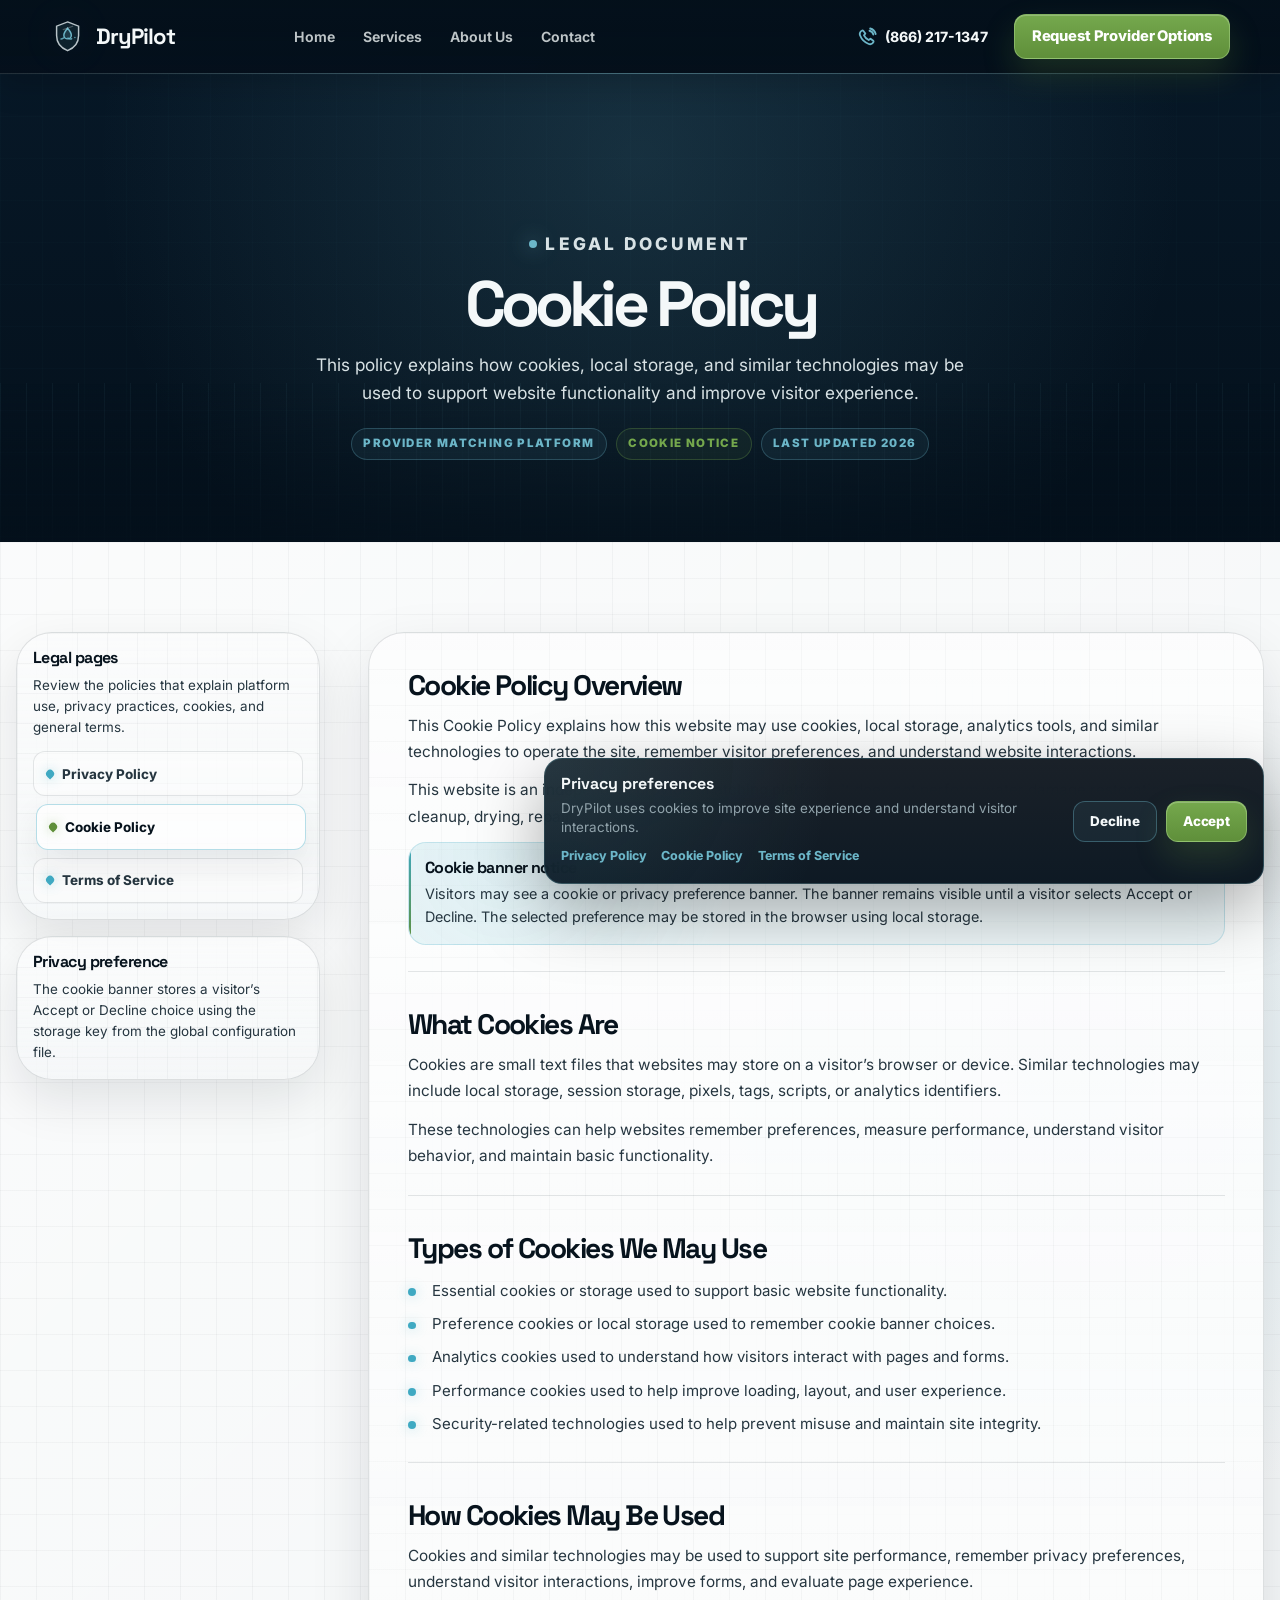
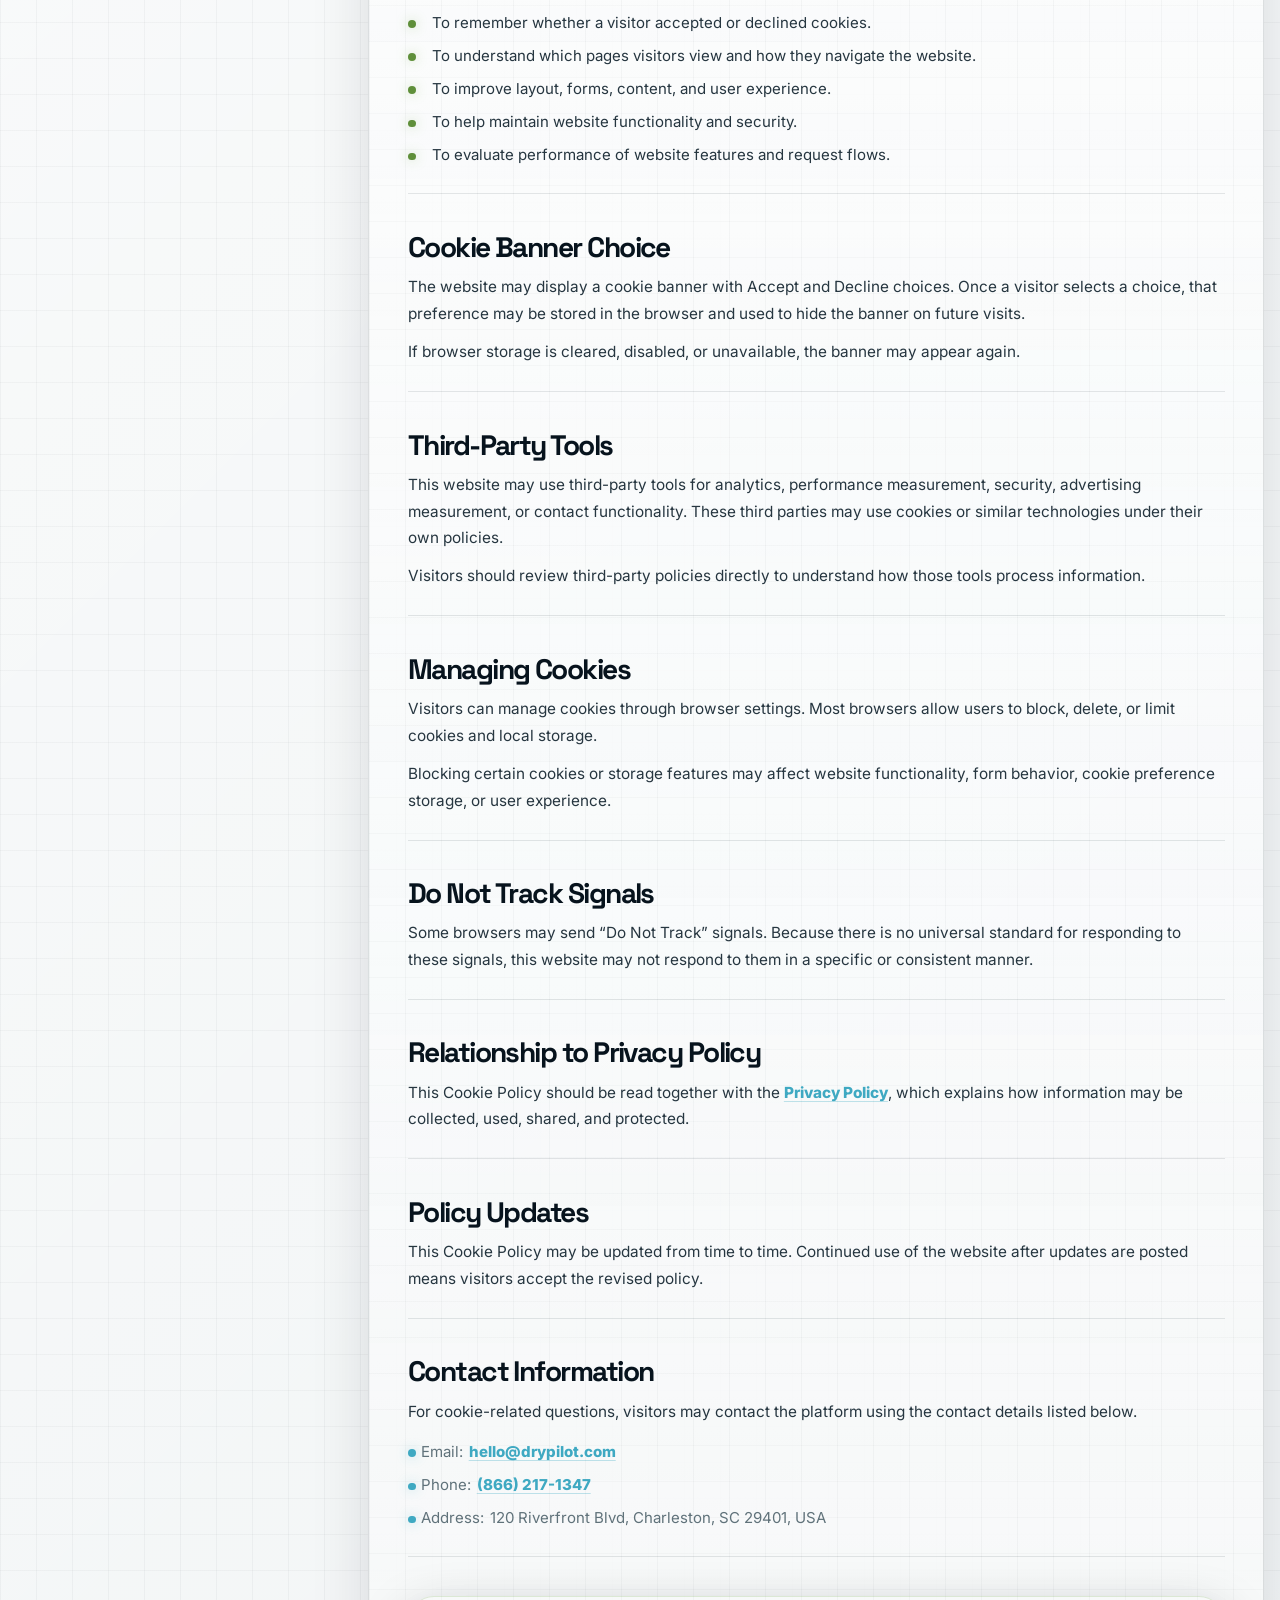
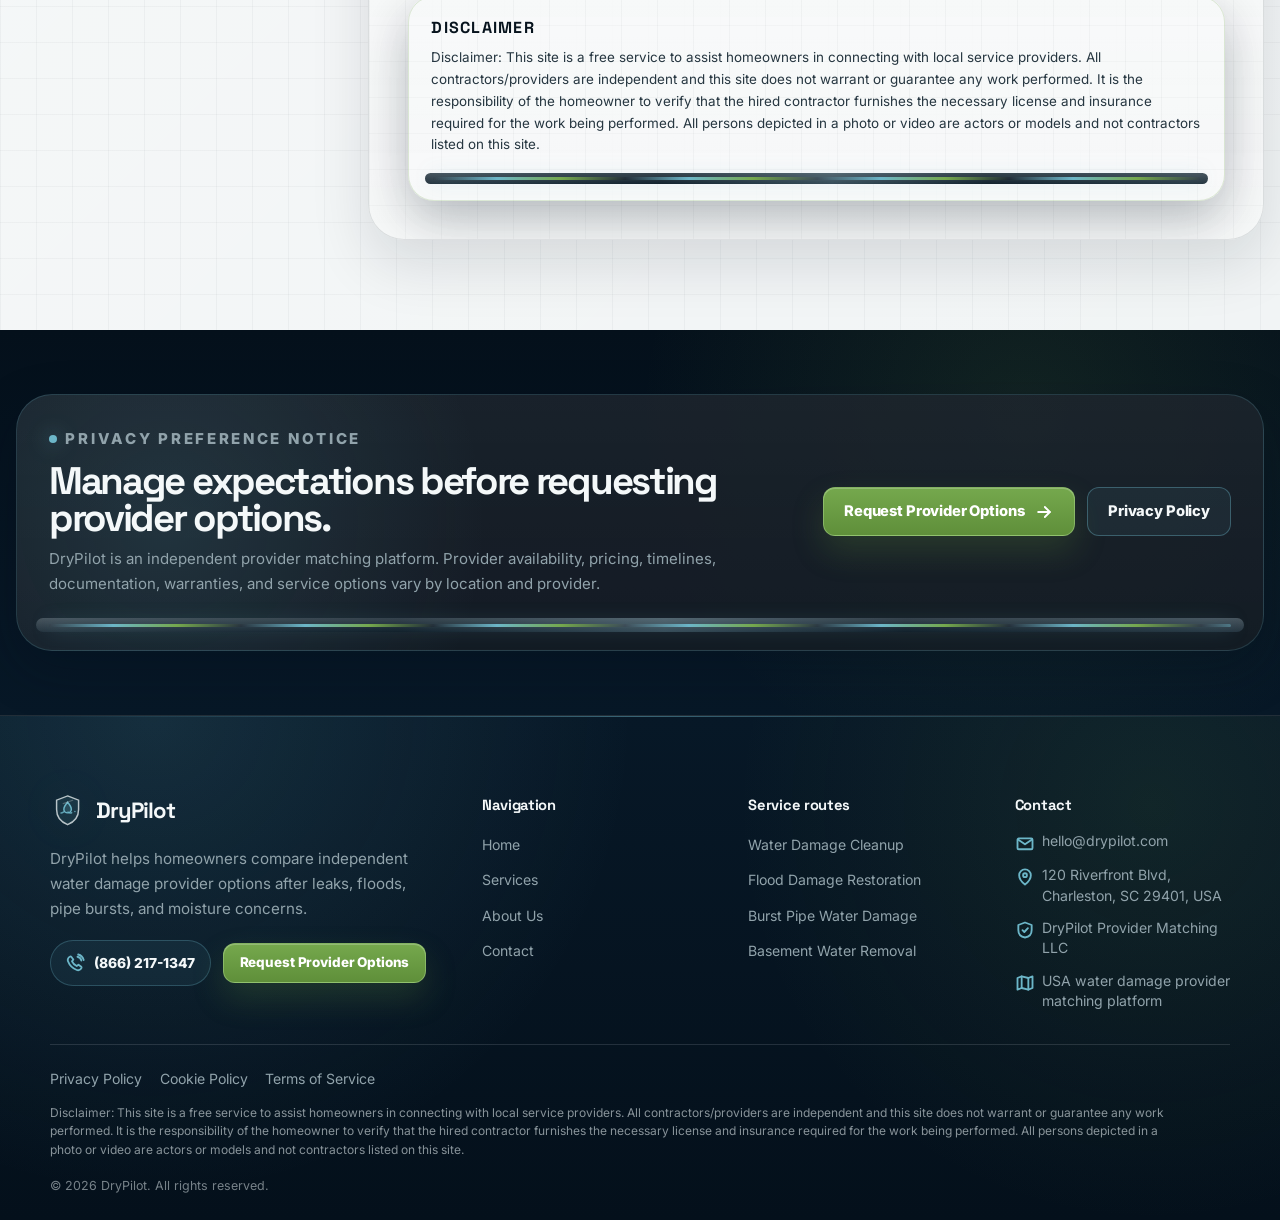
<file: cookie-policy.html>
<!DOCTYPE html>
<html lang="en">

<head>
    <meta charset="UTF-8">

    <meta name="viewport" content="width=device-width, initial-scale=1.0">

    <title>Cookie Policy</title>
    <meta name="description" content="Review the cookie policy for this water damage provider matching platform.">

<link rel="icon" type="image/svg+xml" href="./assets/icons/favicon.svg?v=5">
<link rel="shortcut icon" type="image/svg+xml" href="./assets/icons/favicon.svg?v=5">
<link rel="apple-touch-icon" href="./assets/icons/favicon.svg?v=5">

    <link rel="preconnect" href="https://fonts.googleapis.com">
    <link rel="preconnect" href="https://fonts.gstatic.com" crossorigin>

    <link rel="stylesheet" href="./css/style.css">
</head>

<body class="legal-page cookie-policy-page" data-legal-page="cookie-policy.html">
    <div data-site-header></div>

    <main id="main">
  

        <section class="legal-hero" aria-labelledby="cookieHeroTitle">
            <div class="container">
                <div class="legal-hero-content reveal-up">
                    <p class="section-kicker">
                        Legal Document
                    </p>

                    <h1 id="cookieHeroTitle">
                        Cookie Policy
                    </h1>

                    <p>
                        This policy explains how cookies, local storage, and similar technologies may be used to support
                        website functionality and improve visitor experience.
                    </p>

                    <div class="legal-hero-meta" aria-label="Policy metadata">
                        <span class="legal-meta-pill">Provider Matching Platform</span>
                        <span class="legal-meta-pill green">Cookie Notice</span>
                        <span class="legal-meta-pill">Last Updated 2026</span>
                    </div>
                </div>
            </div>
        </section>



        <section class="legal-content-section" aria-labelledby="cookieContentTitle">
            <div class="container-wide legal-layout">
                <aside class="legal-sidebar" aria-label="Legal navigation">
                    <div class="legal-sidebar-card">
                        <h2>Legal pages</h2>

                        <p>
                            Review the policies that explain platform use, privacy practices, cookies, and general
                            terms.
                        </p>

                        <nav class="legal-nav" aria-label="Legal document links">
                            <a href="privacy-policy.html" data-legal-link="privacy-policy.html">
                                Privacy Policy
                            </a>

                            <a href="cookie-policy.html" data-legal-link="cookie-policy.html">
                                Cookie Policy
                            </a>

                            <a href="terms-of-service.html" data-legal-link="terms-of-service.html">
                                Terms of Service
                            </a>
                        </nav>
                    </div>

                    <div class="legal-sidebar-card">
                        <h2>Privacy preference</h2>

                        <p>
                            The cookie banner stores a visitor’s Accept or Decline choice using the storage key from the
                            global configuration file.
                        </p>
                    </div>
                </aside>

                <article class="legal-document" aria-labelledby="cookieContentTitle">
                    <div class="legal-document-inner">
                        <section class="legal-section">
                            <h2 id="cookieContentTitle">Cookie Policy Overview</h2>

                            <p>
                                This Cookie Policy explains how this website may use cookies, local storage, analytics
                                tools, and similar technologies to operate the site, remember visitor preferences, and
                                understand website interactions.
                            </p>

                            <p>
                                This website is an independent provider matching platform. It does not perform water
                                damage restoration, cleanup, drying, repair, or remediation work directly.
                            </p>

                            <div class="legal-note">
                                <strong>Cookie banner notice</strong>

                                <p>
                                    Visitors may see a cookie or privacy preference banner. The banner remains visible
                                    until a visitor selects Accept or Decline. The selected preference may be stored in
                                    the browser using local storage.
                                </p>
                            </div>
                        </section>

                        <section class="legal-section">
                            <h2>What Cookies Are</h2>

                            <p>
                                Cookies are small text files that websites may store on a visitor’s browser or device.
                                Similar technologies may include local storage, session storage, pixels, tags, scripts,
                                or analytics identifiers.
                            </p>

                            <p>
                                These technologies can help websites remember preferences, measure performance,
                                understand visitor behavior, and maintain basic functionality.
                            </p>
                        </section>

                        <section class="legal-section">
                            <h2>Types of Cookies We May Use</h2>

                            <ul class="legal-list">
                                <li>Essential cookies or storage used to support basic website functionality.</li>
                                <li>Preference cookies or local storage used to remember cookie banner choices.</li>
                                <li>Analytics cookies used to understand how visitors interact with pages and forms.
                                </li>
                                <li>Performance cookies used to help improve loading, layout, and user experience.</li>
                                <li>Security-related technologies used to help prevent misuse and maintain site
                                    integrity.</li>
                            </ul>
                        </section>

                        <section class="legal-section">
                            <h2>How Cookies May Be Used</h2>

                            <p>
                                Cookies and similar technologies may be used to support site performance, remember
                                privacy preferences, understand visitor interactions, improve forms, and evaluate page
                                experience.
                            </p>

                            <ul class="legal-list green">
                                <li>To remember whether a visitor accepted or declined cookies.</li>
                                <li>To understand which pages visitors view and how they navigate the website.</li>
                                <li>To improve layout, forms, content, and user experience.</li>
                                <li>To help maintain website functionality and security.</li>
                                <li>To evaluate performance of website features and request flows.</li>
                            </ul>
                        </section>

                        <section class="legal-section">
                            <h2>Cookie Banner Choice</h2>

                            <p>
                                The website may display a cookie banner with Accept and Decline choices. Once a visitor
                                selects a choice, that preference may be stored in the browser and used to hide the
                                banner on future visits.
                            </p>

                            <p>
                                If browser storage is cleared, disabled, or unavailable, the banner may appear again.
                            </p>
                        </section>

                        <section class="legal-section">
                            <h2>Third-Party Tools</h2>

                            <p>
                                This website may use third-party tools for analytics, performance measurement, security,
                                advertising measurement, or contact functionality. These third parties may use cookies
                                or similar technologies under their own policies.
                            </p>

                            <p>
                                Visitors should review third-party policies directly to understand how those tools
                                process information.
                            </p>
                        </section>

                        <section class="legal-section">
                            <h2>Managing Cookies</h2>

                            <p>
                                Visitors can manage cookies through browser settings. Most browsers allow users to
                                block, delete, or limit cookies and local storage.
                            </p>

                            <p>
                                Blocking certain cookies or storage features may affect website functionality, form
                                behavior, cookie preference storage, or user experience.
                            </p>
                        </section>

                        <section class="legal-section">
                            <h2>Do Not Track Signals</h2>

                            <p>
                                Some browsers may send “Do Not Track” signals. Because there is no universal standard
                                for responding to these signals, this website may not respond to them in a specific or
                                consistent manner.
                            </p>
                        </section>

                        <section class="legal-section">
                            <h2>Relationship to Privacy Policy</h2>

                            <p>
                                This Cookie Policy should be read together with the <a
                                    href="privacy-policy.html">Privacy Policy</a>, which explains how information may be
                                collected, used, shared, and protected.
                            </p>
                        </section>

                        <section class="legal-section">
                            <h2>Policy Updates</h2>

                            <p>
                                This Cookie Policy may be updated from time to time. Continued use of the website after
                                updates are posted means visitors accept the revised policy.
                            </p>
                        </section>

                        <section class="legal-section">
                            <h2>Contact Information</h2>

                            <p>
                                For cookie-related questions, visitors may contact the platform using the contact
                                details listed below.
                            </p>

                            <ul class="legal-list">
                                <li>Email: <a href="#" data-email-link data-email-text>Email address</a></li>
                                <li>Phone: <a href="#" data-phone-link data-phone-text>Phone number</a></li>
                                <li>Address: <span data-address-text>Address</span></li>
                            </ul>
                        </section>

                        <section class="legal-section">
                            <div class="legal-disclaimer-box">
                                <h2>Disclaimer</h2>

                                <p data-disclaimer>
                                    Disclaimer text is rendered from config.
                                </p>
                            </div>
                        </section>
                    </div>
                </article>
            </div>
        </section>



        <section class="legal-cta-section" aria-labelledby="cookieCtaTitle">
            <div class="container-wide">
                <div class="legal-cta-card">
                    <div class="legal-cta-copy">
                        <p class="section-kicker">
                            Privacy Preference Notice
                        </p>

                        <h2 id="cookieCtaTitle">
                            Manage expectations before requesting provider options.
                        </h2>

                        <p data-config-text="legalNotice">
                            Provider availability, pricing, timelines, documentation, warranties, and service options
                            vary by location and provider.
                        </p>
                    </div>

                    <div class="legal-cta-actions">
                        <a class="btn btn-primary" href="contact.html#request">
                            <span data-config-text="forms.submitText">Request Provider Options</span>

                            <span class="svg-icon btn-icon" aria-hidden="true">
                                <svg viewBox="0 0 24 24">
                                    <path d="M5 12h14"></path>
                                    <path d="m13 6 6 6-6 6"></path>
                                </svg>
                            </span>
                        </a>

                        <a class="btn btn-secondary" href="privacy-policy.html">
                            Privacy Policy
                        </a>
                    </div>
                </div>
            </div>
        </section>
    </main>

    <div data-site-footer></div>
    <div data-policy-banner></div>

    <script src="./js/config.js"></script>
    <script src="./js/main.js"></script>
    <script src="./js/legal.js"></script>
</body>

</html>
</file>
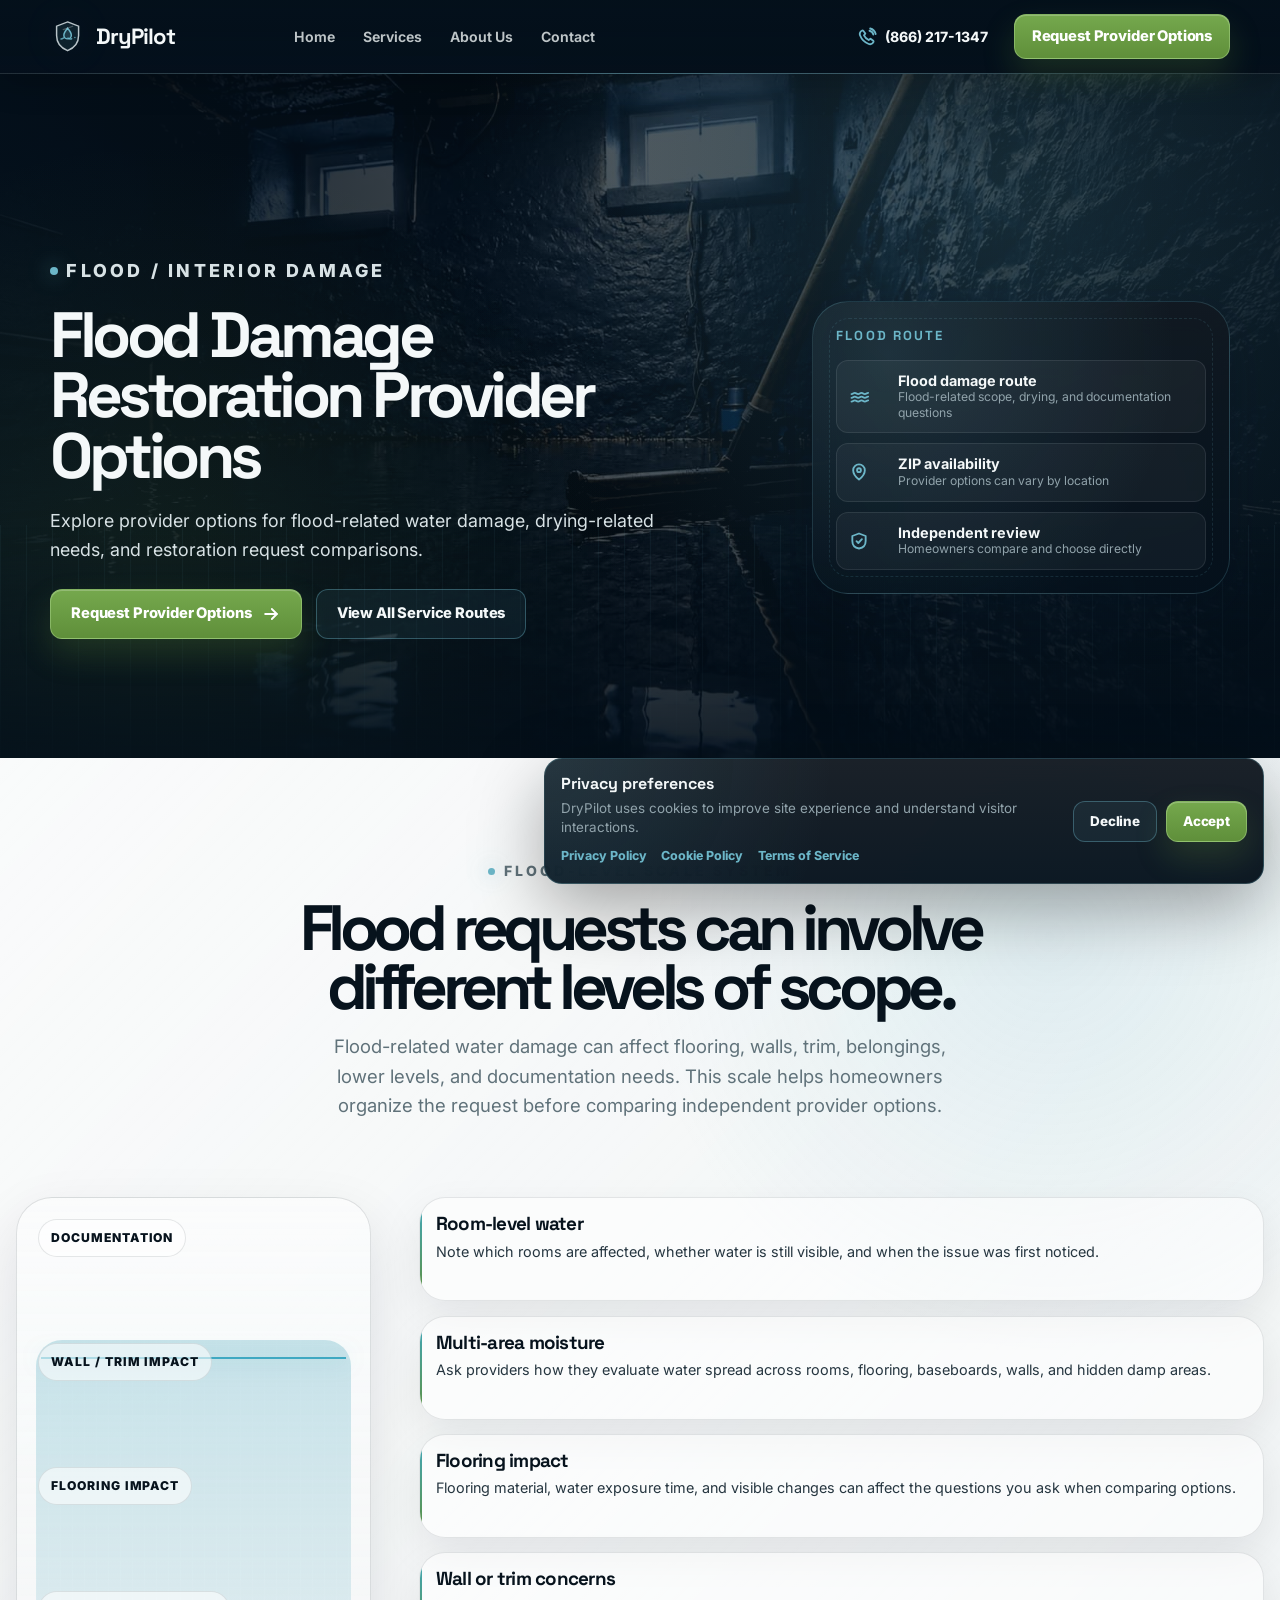
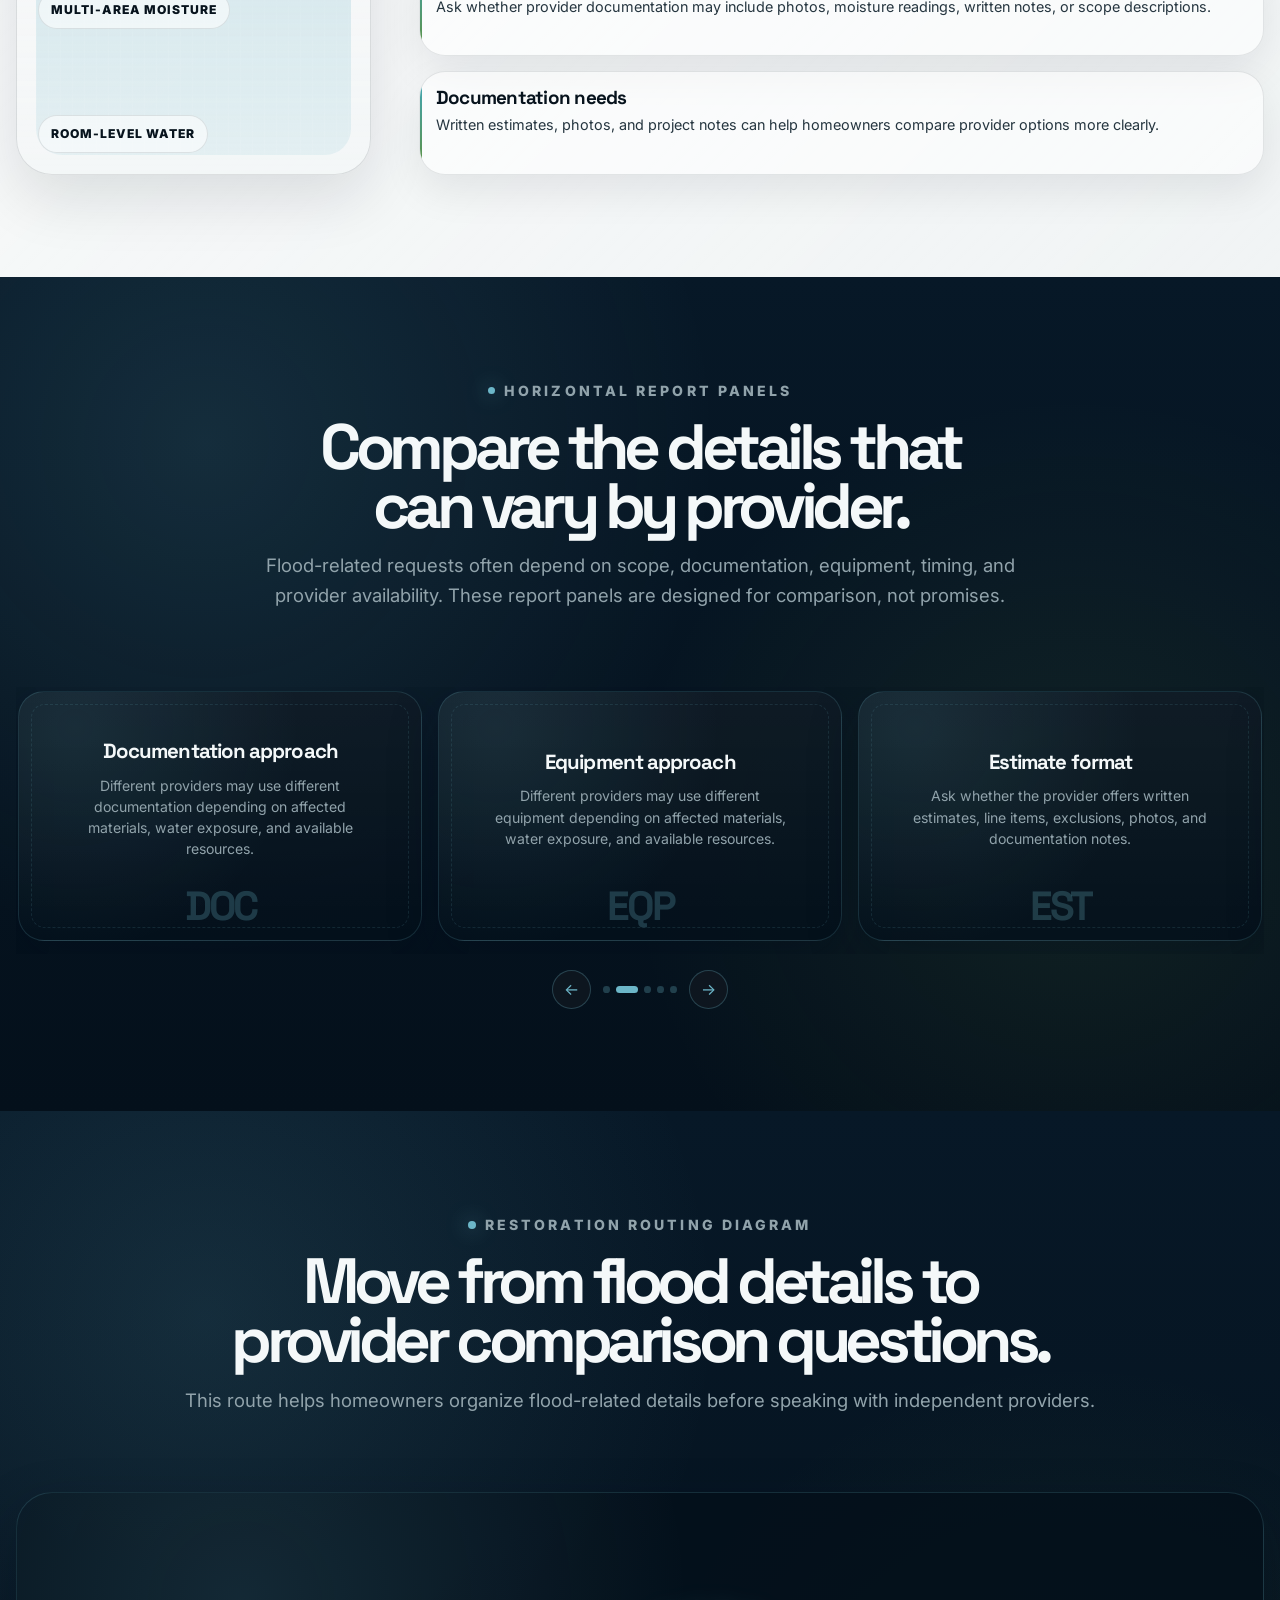
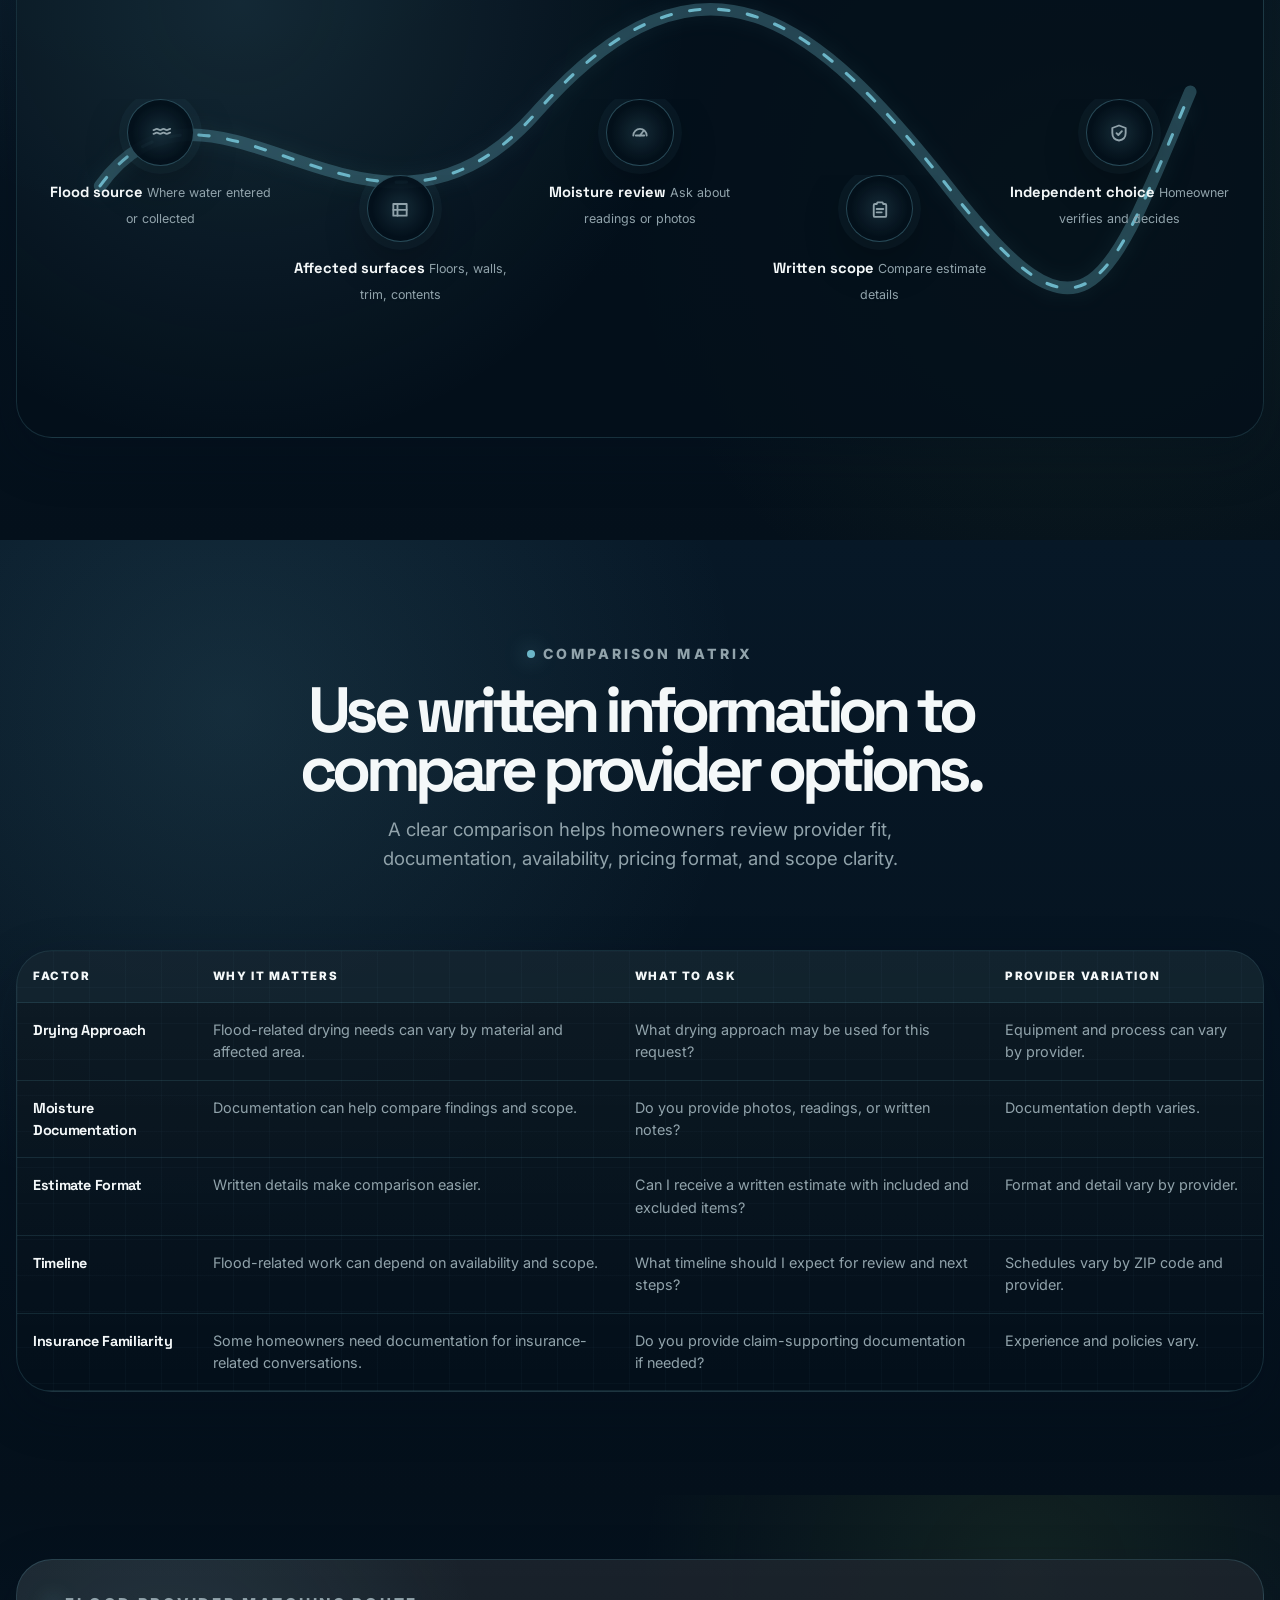
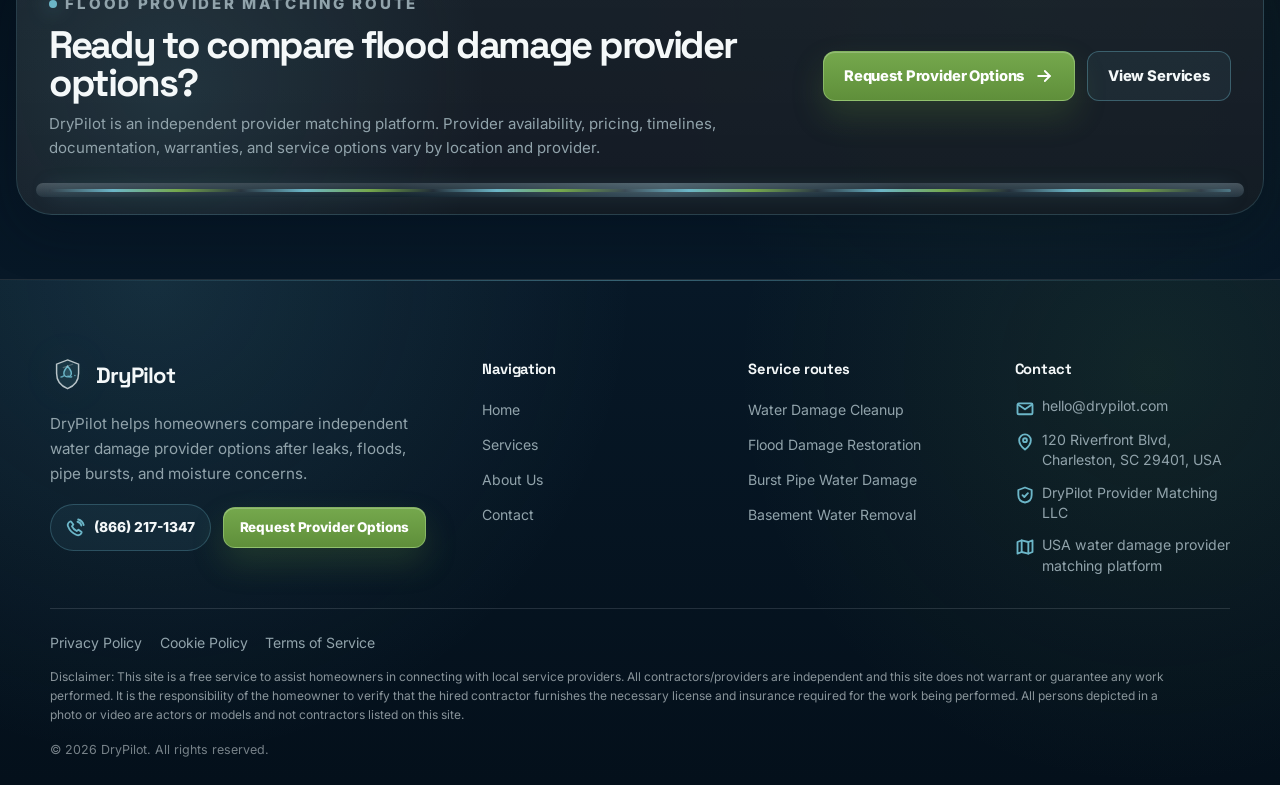
<file: flood-damage-restoration.html>
<!DOCTYPE html>
<html lang="en">

<head>
    <meta charset="UTF-8">

    <meta name="viewport" content="width=device-width, initial-scale=1.0">

    <title>Service Provider Options</title>
    <meta name="description" content="Compare independent provider options for water damage service requests.">

<link rel="icon" type="image/svg+xml" href="./assets/icons/favicon.svg?v=5">
<link rel="shortcut icon" type="image/svg+xml" href="./assets/icons/favicon.svg?v=5">
<link rel="apple-touch-icon" href="./assets/icons/favicon.svg?v=5">
<link rel="stylesheet" href="https://cdn.jsdelivr.net/npm/swiper@11/swiper-bundle.min.css">

    <link rel="preconnect" href="https://fonts.googleapis.com">
    <link rel="preconnect" href="https://fonts.gstatic.com" crossorigin>

    <link rel="stylesheet" href="./css/style.css">
</head>

<body class="service-detail-page flood-service-page">
    <div data-site-header></div>

    <main id="main">


        <section class="page-hero service-detail-hero" aria-labelledby="serviceHeroTitle">
            <div class="page-hero-media" data-service-hero-media aria-hidden="true">
                <img src="./assets/images/service-flood-damage.jpg" alt="">
            </div>

            <div class="container service-detail-hero-grid">
                <div class="service-detail-copy page-hero-content reveal-up">
                    <p class="kicker" data-service-eyebrow>
                        Flood damage route
                    </p>

                    <h1 id="serviceHeroTitle" data-service-page-title>
                        Flood Damage Restoration Provider Options
                    </h1>

                    <p data-service-page-intro>
                        Explore provider options for flood-related water damage, drying-related needs, and restoration
                        request comparisons.
                    </p>

                    <div class="hero-actions">
                        <a class="btn btn-primary" href="contact.html#request">
                            <span data-config-text="forms.submitText">Request Provider Options</span>

                            <span class="svg-icon btn-icon" aria-hidden="true">
                                <svg viewBox="0 0 24 24">
                                    <path d="M5 12h14"></path>
                                    <path d="m13 6 6 6-6 6"></path>
                                </svg>
                            </span>
                        </a>

                        <a class="btn btn-secondary" href="services.html">
                            View All Service Routes
                        </a>
                    </div>
                </div>

                <aside class="service-command-card reveal-up" data-service-command-card
                    aria-label="Service route readout">
                    <!-- Rendered by service-page.js -->
                </aside>
            </div>
        </section>


        <section class="section service-light-section" aria-labelledby="floodScaleTitle">
            <div class="container">
                <div class="section-heading">
                    <p class="section-kicker">
                        Flood-Level Scale System
                    </p>

                    <h2 id="floodScaleTitle">
                        Flood requests can involve different levels of scope.
                    </h2>

                    <p>
                        Flood-related water damage can affect flooring, walls, trim, belongings, lower levels, and
                        documentation needs. This scale helps homeowners organize the request before comparing
                        independent provider options.
                    </p>
                </div>
            </div>

            <div class="container-wide flood-scale-system">
                <div class="flood-scale-meter" aria-label="Flood level scale visual">
                    <div class="flood-scale-labels">
                        <span class="flood-scale-label">Documentation</span>
                        <span class="flood-scale-label">Wall / Trim Impact</span>
                        <span class="flood-scale-label">Flooring Impact</span>
                        <span class="flood-scale-label">Multi-Area Moisture</span>
                        <span class="flood-scale-label">Room-Level Water</span>
                    </div>
                </div>

                <div class="flood-scale-panels">
                    <article class="flood-scale-panel">
                        <h3>Room-level water</h3>
                        <p>
                            Note which rooms are affected, whether water is still visible, and when the issue was first
                            noticed.
                        </p>
                    </article>

                    <article class="flood-scale-panel">
                        <h3>Multi-area moisture</h3>
                        <p>
                            Ask providers how they evaluate water spread across rooms, flooring, baseboards, walls, and
                            hidden damp areas.
                        </p>
                    </article>

                    <article class="flood-scale-panel">
                        <h3>Flooring impact</h3>
                        <p>
                            Flooring material, water exposure time, and visible changes can affect the questions you ask
                            when comparing options.
                        </p>
                    </article>

                    <article class="flood-scale-panel">
                        <h3>Wall or trim concerns</h3>
                        <p>
                            Ask whether provider documentation may include photos, moisture readings, written notes, or
                            scope descriptions.
                        </p>
                    </article>

                    <article class="flood-scale-panel">
                        <h3>Documentation needs</h3>
                        <p>
                            Written estimates, photos, and project notes can help homeowners compare provider options
                            more clearly.
                        </p>
                    </article>
                </div>
            </div>
        </section>

<section class="section service-dark-section" aria-labelledby="reportPanelsTitle">
    <div class="container">
        <div class="section-heading">
            <p class="section-kicker">
                Horizontal Report Panels
            </p>

            <h2 id="reportPanelsTitle">
                Compare the details that can vary by provider.
            </h2>

            <p>
                Flood-related requests often depend on scope, documentation, equipment, timing, and provider
                availability. These report panels are designed for comparison, not promises.
            </p>
        </div>
    </div>

    <div class="container-wide">
        <div class="report-swiper-shell">
            <div class="horizontal-report-swiper swiper" aria-label="Flood damage report panels">
                <div class="swiper-wrapper">
                    <article class="report-panel swiper-slide">
                        <h3>Drying plan</h3>
                        <p>
                            Ask what drying approach may be used, what equipment could be involved, and how long the
                            provider expects the process to take.
                        </p>
                        <span class="report-panel-code" aria-hidden="true">DRY</span>
                    </article>

                    <article class="report-panel swiper-slide">
                        <h3>Documentation approach</h3>
                        <p>
                            Different providers may use different documentation depending on affected materials, water
                            exposure, and available resources.
                        </p>
                        <span class="report-panel-code" aria-hidden="true">DOC</span>
                    </article>

                    <article class="report-panel swiper-slide">
                        <h3>Equipment approach</h3>
                        <p>
                            Different providers may use different equipment depending on affected materials, water
                            exposure, and available resources.
                        </p>
                        <span class="report-panel-code" aria-hidden="true">EQP</span>
                    </article>

                    <article class="report-panel swiper-slide">
                        <h3>Estimate format</h3>
                        <p>
                            Ask whether the provider offers written estimates, line items, exclusions, photos, and
                            documentation notes.
                        </p>
                        <span class="report-panel-code" aria-hidden="true">EST</span>
                    </article>

                    <article class="report-panel swiper-slide">
                        <h3>Timeline expectations</h3>
                        <p>
                            Provider timing can vary by ZIP code, schedule, request details, and service category.
                        </p>
                        <span class="report-panel-code" aria-hidden="true">TIME</span>
                    </article>
                </div>
            </div>

            <div class="report-swiper-controls" aria-label="Report panel controls">
                <button class="report-swiper-btn report-swiper-prev" type="button" aria-label="Previous report panel">
                    <span aria-hidden="true">←</span>
                </button>

                <div class="report-swiper-pagination"></div>

                <button class="report-swiper-btn report-swiper-next" type="button" aria-label="Next report panel">
                    <span aria-hidden="true">→</span>
                </button>
            </div>
        </div>
    </div>
</section>

     

        <section class="section service-dark-section" aria-labelledby="restorationRouteTitle">
            <div class="container">
                <div class="section-heading">
                    <p class="section-kicker">
                        Restoration Routing Diagram
                    </p>

                    <h2 id="restorationRouteTitle">
                        Move from flood details to provider comparison questions.
                    </h2>

                    <p>
                        This route helps homeowners organize flood-related details before speaking with independent
                        providers.
                    </p>
                </div>
            </div>

            <div class="container-wide">
                <div class="restoration-routing">
                    <div class="restoration-routing-path" aria-hidden="true">
                        <svg viewBox="0 0 1200 520" preserveAspectRatio="none">
                            <path class="restoration-route-base"
                                d="M80 280 C190 130 340 390 500 210 S770 120 900 285 1050 380 1130 190"></path>

                            <path class="restoration-route-flow"
                                d="M80 280 C190 130 340 390 500 210 S770 120 900 285 1050 380 1130 190"></path>
                        </svg>
                    </div>

                    <div class="restoration-routing-nodes">
                        <article class="restoration-node">
                            <span class="restoration-node-icon" aria-hidden="true">
                                <span class="svg-icon">
                                    <svg viewBox="0 0 24 24">
                                        <path d="M3 8.5c2 0 2-1.5 4-1.5s2 1.5 4 1.5S13 7 15 7s2 1.5 4 1.5 2-1.5 4-1.5">
                                        </path>
                                        <path d="M3 13c2 0 2-1.5 4-1.5s2 1.5 4 1.5 2-1.5 4-1.5 2 1.5 4 1.5 2-1.5 4-1.5">
                                        </path>
                                    </svg>
                                </span>
                            </span>

                            <p>
                                <strong>Flood source</strong>
                                <span>Where water entered or collected</span>
                            </p>
                        </article>

                        <article class="restoration-node">
                            <span class="restoration-node-icon" aria-hidden="true">
                                <span class="svg-icon">
                                    <svg viewBox="0 0 24 24">
                                        <path d="M4 6h16v14H4z"></path>
                                        <path d="M4 13h16"></path>
                                        <path d="M9 6v14"></path>
                                    </svg>
                                </span>
                            </span>

                            <p>
                                <strong>Affected surfaces</strong>
                                <span>Floors, walls, trim, contents</span>
                            </p>
                        </article>

                        <article class="restoration-node">
                            <span class="restoration-node-icon" aria-hidden="true">
                                <span class="svg-icon">
                                    <svg viewBox="0 0 24 24">
                                        <path d="M4 15a8 8 0 1 1 16 0"></path>
                                        <path d="M12 15 16.5 9"></path>
                                        <path d="M7 15h10"></path>
                                    </svg>
                                </span>
                            </span>

                            <p>
                                <strong>Moisture review</strong>
                                <span>Ask about readings or photos</span>
                            </p>
                        </article>

                        <article class="restoration-node">
                            <span class="restoration-node-icon" aria-hidden="true">
                                <span class="svg-icon">
                                    <svg viewBox="0 0 24 24">
                                        <path
                                            d="M9 4h6l1 2h2a1.5 1.5 0 0 1 1.5 1.5V20A1.5 1.5 0 0 1 18 21.5H6A1.5 1.5 0 0 1 4.5 20V7.5A1.5 1.5 0 0 1 6 6h2l1-2Z">
                                        </path>
                                        <path d="M8 12h8"></path>
                                        <path d="M8 16h6"></path>
                                    </svg>
                                </span>
                            </span>

                            <p>
                                <strong>Written scope</strong>
                                <span>Compare estimate details</span>
                            </p>
                        </article>

                        <article class="restoration-node">
                            <span class="restoration-node-icon" aria-hidden="true">
                                <span class="svg-icon">
                                    <svg viewBox="0 0 24 24">
                                        <path d="M12 3 20 6v6c0 5-3.3 8.2-8 9-4.7-.8-8-4-8-9V6l8-3Z"></path>
                                        <path d="M9 12.2 11.2 14.4 15.5 9.8"></path>
                                    </svg>
                                </span>
                            </span>

                            <p>
                                <strong>Independent choice</strong>
                                <span>Homeowner verifies and decides</span>
                            </p>
                        </article>
                    </div>
                </div>
            </div>
        </section>

  

        <section class="section provider-matrix-section" aria-labelledby="floodMatrixTitle">
            <div class="container">
                <div class="section-heading">
                    <p class="section-kicker">
                        Comparison Matrix
                    </p>

                    <h2 id="floodMatrixTitle">
                        Use written information to compare provider options.
                    </h2>

                    <p>
                        A clear comparison helps homeowners review provider fit, documentation, availability, pricing
                        format, and scope clarity.
                    </p>
                </div>
            </div>

            <div class="container-wide">
                <div class="matrix-shell">
                    <div class="matrix-scroll">
                        <table class="provider-matrix-table">
                            <thead>
                                <tr>
                                    <th scope="col">Factor</th>
                                    <th scope="col">Why It Matters</th>
                                    <th scope="col">What to Ask</th>
                                    <th scope="col">Provider Variation</th>
                                </tr>
                            </thead>

                            <tbody>
                                <tr>
                                    <td><strong>Drying Approach</strong></td>
                                    <td>Flood-related drying needs can vary by material and affected area.</td>
                                    <td>What drying approach may be used for this request?</td>
                                    <td>Equipment and process can vary by provider.</td>
                                </tr>

                                <tr>
                                    <td><strong>Moisture Documentation</strong></td>
                                    <td>Documentation can help compare findings and scope.</td>
                                    <td>Do you provide photos, readings, or written notes?</td>
                                    <td>Documentation depth varies.</td>
                                </tr>

                                <tr>
                                    <td><strong>Estimate Format</strong></td>
                                    <td>Written details make comparison easier.</td>
                                    <td>Can I receive a written estimate with included and excluded items?</td>
                                    <td>Format and detail vary by provider.</td>
                                </tr>

                                <tr>
                                    <td><strong>Timeline</strong></td>
                                    <td>Flood-related work can depend on availability and scope.</td>
                                    <td>What timeline should I expect for review and next steps?</td>
                                    <td>Schedules vary by ZIP code and provider.</td>
                                </tr>

                                <tr>
                                    <td><strong>Insurance Familiarity</strong></td>
                                    <td>Some homeowners need documentation for insurance-related conversations.</td>
                                    <td>Do you provide claim-supporting documentation if needed?</td>
                                    <td>Experience and policies vary.</td>
                                </tr>
                            </tbody>
                        </table>
                    </div>
                </div>
            </div>
        </section>


        <section class="service-final-cta" aria-labelledby="serviceFinalTitle">
            <div class="container-wide">
                <div class="service-final-card">
                    <div class="service-final-copy">
                        <p class="section-kicker">
                            Flood Provider Matching Route
                        </p>

                        <h2 id="serviceFinalTitle">
                            Ready to compare flood damage provider options?
                        </h2>

                        <p data-config-text="legalNotice">
                            Provider availability, pricing, timelines, documentation, warranties, and service options
                            vary by location and provider.
                        </p>
                    </div>

                    <div class="service-final-actions">
                        <a class="btn btn-primary" href="contact.html#request">
                            <span data-config-text="forms.submitText">Request Provider Options</span>

                            <span class="svg-icon btn-icon" aria-hidden="true">
                                <svg viewBox="0 0 24 24">
                                    <path d="M5 12h14"></path>
                                    <path d="m13 6 6 6-6 6"></path>
                                </svg>
                            </span>
                        </a>

                        <a class="btn btn-secondary" href="services.html">
                            View Services
                        </a>
                    </div>
                </div>
            </div>
        </section>
    </main>

    <div data-site-footer></div>
    <div data-policy-banner></div>

<script src="https://cdn.jsdelivr.net/npm/swiper@11/swiper-bundle.min.js"></script>
<script src="./js/config.js"></script>
<script src="./js/main.js"></script>
<script src="./js/service-page.js"></script>
</body>

</html>
</file>
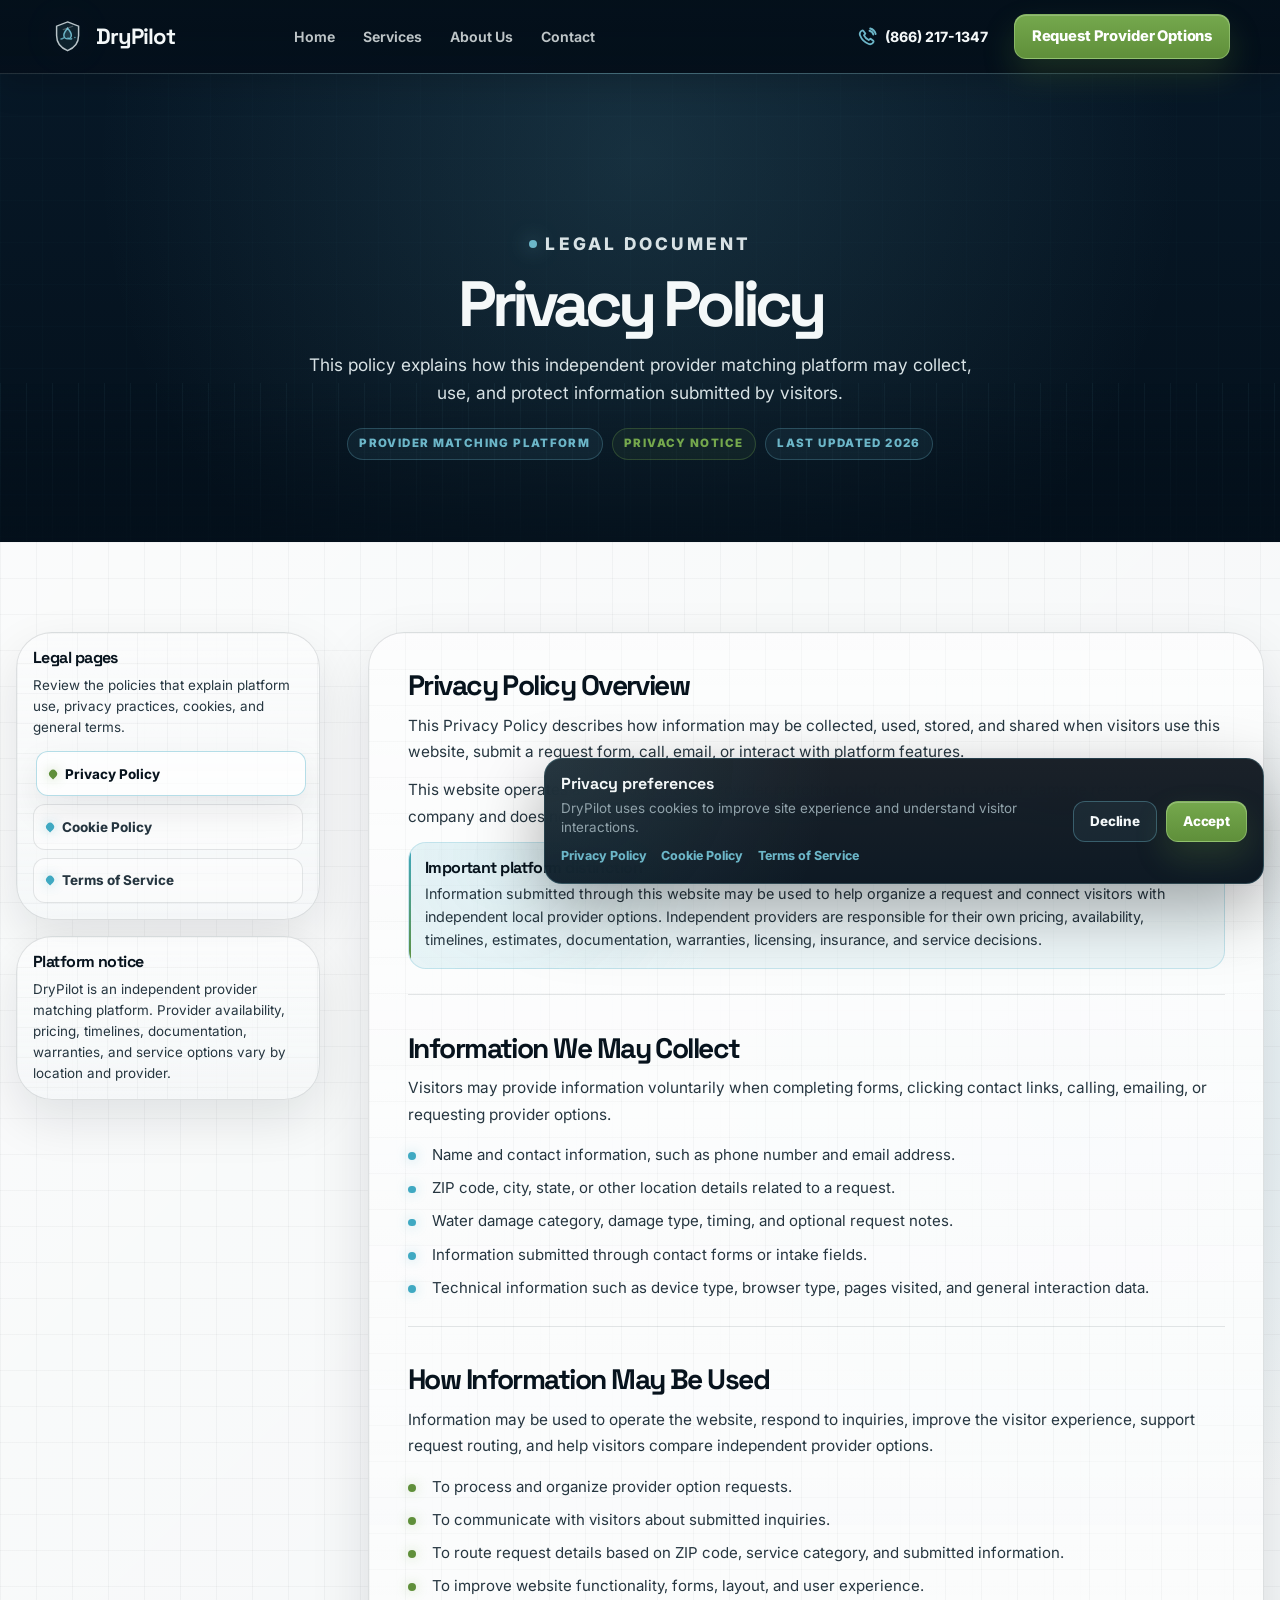
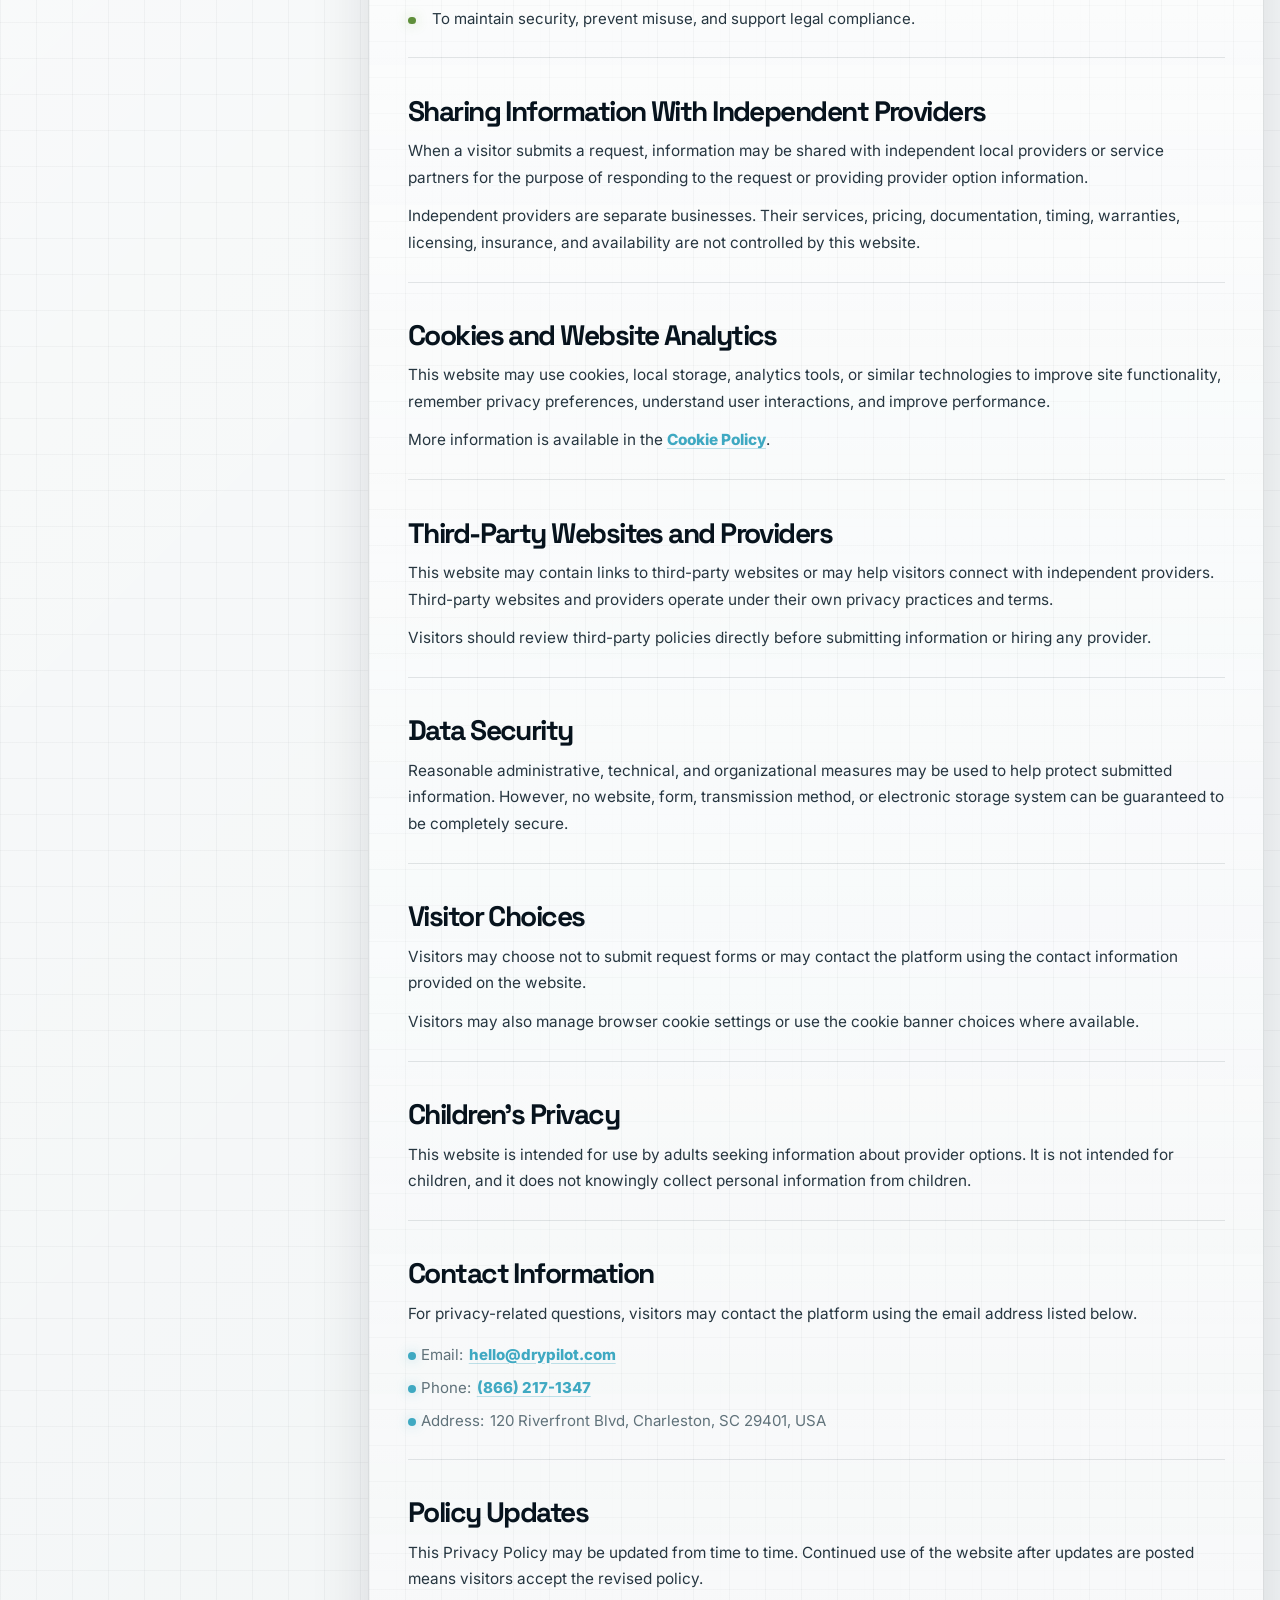
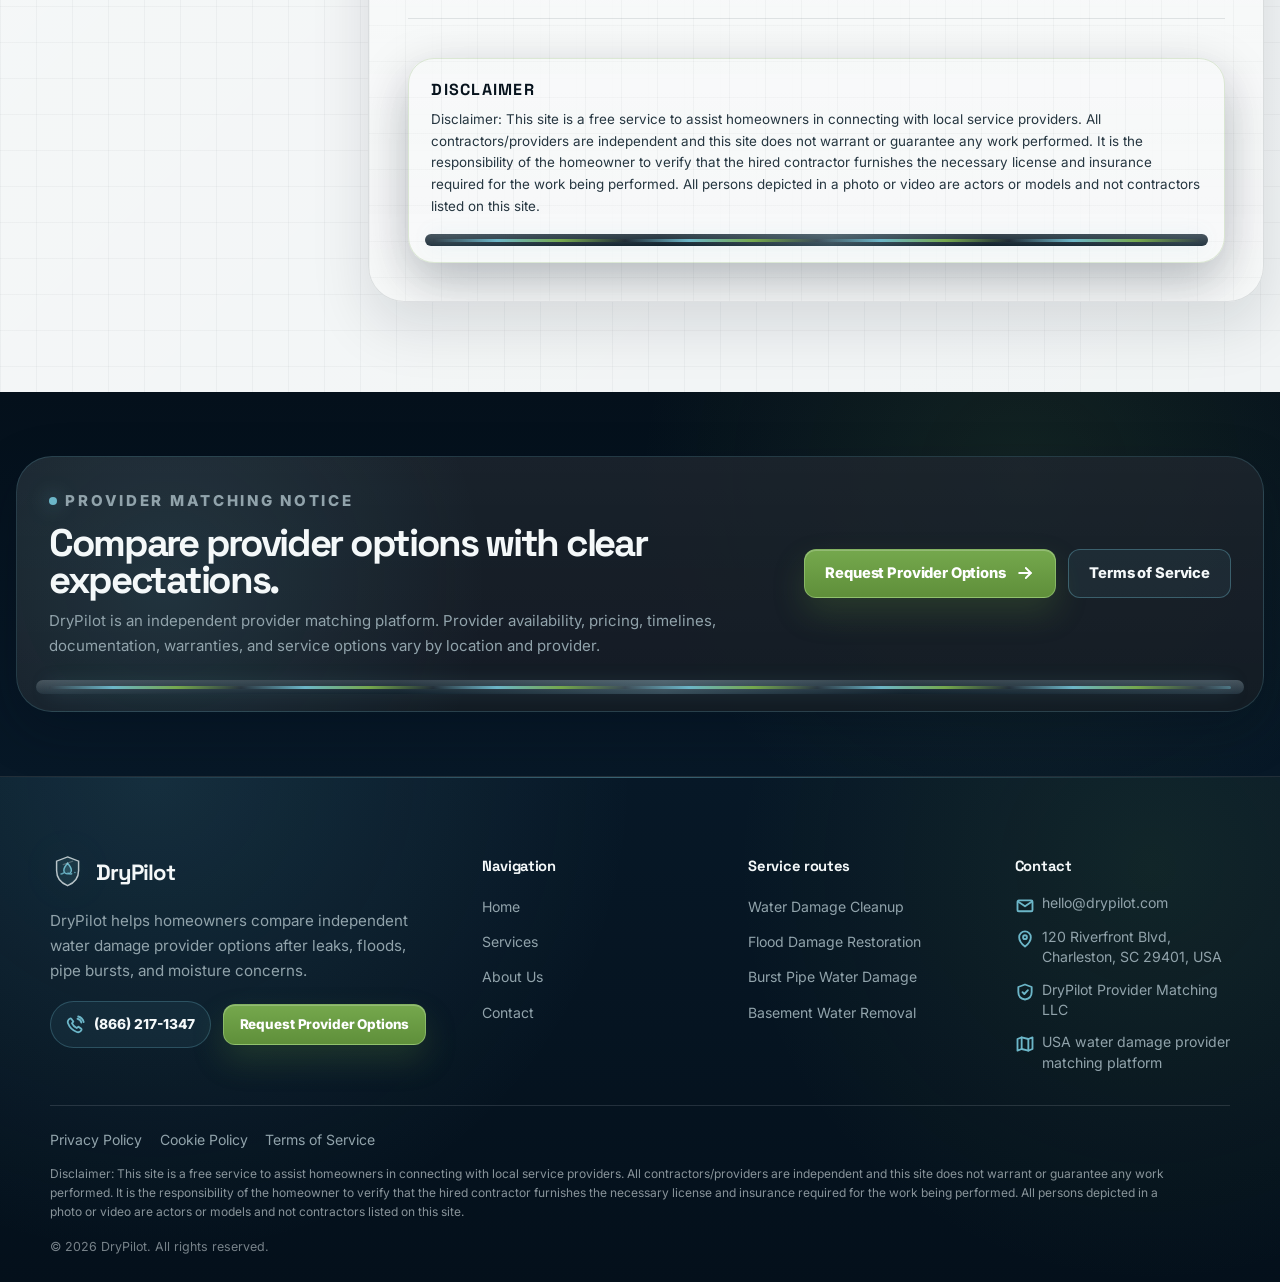
<file: privacy-policy.html>
<!DOCTYPE html>
<html lang="en">

<head>
    <meta charset="UTF-8">

    <meta name="viewport" content="width=device-width, initial-scale=1.0">

    <title>Privacy Policy</title>
    <meta name="description" content="Review the privacy policy for this water damage provider matching platform.">

<link rel="icon" type="image/svg+xml" href="./assets/icons/favicon.svg?v=5">
<link rel="shortcut icon" type="image/svg+xml" href="./assets/icons/favicon.svg?v=5">
<link rel="apple-touch-icon" href="./assets/icons/favicon.svg?v=5">

    <link rel="preconnect" href="https://fonts.googleapis.com">
    <link rel="preconnect" href="https://fonts.gstatic.com" crossorigin>

    <link rel="stylesheet" href="./css/style.css">
</head>

<body class="legal-page privacy-policy-page" data-legal-page="privacy-policy.html">
    <div data-site-header></div>

    <main id="main">


        <section class="legal-hero" aria-labelledby="privacyHeroTitle">
            <div class="container">
                <div class="legal-hero-content reveal-up">
                    <p class="section-kicker">
                        Legal Document
                    </p>

                    <h1 id="privacyHeroTitle">
                        Privacy Policy
                    </h1>

                    <p>
                        This policy explains how this independent provider matching platform may collect, use, and
                        protect information submitted by visitors.
                    </p>

                    <div class="legal-hero-meta" aria-label="Policy metadata">
                        <span class="legal-meta-pill">Provider Matching Platform</span>
                        <span class="legal-meta-pill green">Privacy Notice</span>
                        <span class="legal-meta-pill">Last Updated 2026</span>
                    </div>
                </div>
            </div>
        </section>



        <section class="legal-content-section" aria-labelledby="privacyContentTitle">
            <div class="container-wide legal-layout">
                <aside class="legal-sidebar" aria-label="Legal navigation">
                    <div class="legal-sidebar-card">
                        <h2>Legal pages</h2>

                        <p>
                            Review the policies that explain platform use, privacy practices, cookies, and general
                            terms.
                        </p>

                        <nav class="legal-nav" aria-label="Legal document links">
                            <a href="privacy-policy.html" data-legal-link="privacy-policy.html">
                                Privacy Policy
                            </a>

                            <a href="cookie-policy.html" data-legal-link="cookie-policy.html">
                                Cookie Policy
                            </a>

                            <a href="terms-of-service.html" data-legal-link="terms-of-service.html">
                                Terms of Service
                            </a>
                        </nav>
                    </div>

                    <div class="legal-sidebar-card">
                        <h2>Platform notice</h2>

                        <p data-config-text="legalNotice">
                            Provider availability, pricing, timelines, documentation, warranties, and service options
                            vary by location and provider.
                        </p>
                    </div>
                </aside>

                <article class="legal-document" aria-labelledby="privacyContentTitle">
                    <div class="legal-document-inner">
                        <section class="legal-section">
                            <h2 id="privacyContentTitle">Privacy Policy Overview</h2>

                            <p>
                                This Privacy Policy describes how information may be collected, used, stored, and shared
                                when visitors use this website, submit a request form, call, email, or interact with
                                platform features.
                            </p>

                            <p>
                                This website operates as an independent provider matching platform. It is not a water
                                damage restoration company and does not perform restoration, drying, repair, cleanup, or
                                remediation work directly.
                            </p>

                            <div class="legal-note">
                                <strong>Important platform distinction</strong>

                                <p>
                                    Information submitted through this website may be used to help organize a request
                                    and connect visitors with independent local provider options. Independent providers
                                    are responsible for their own pricing, availability, timelines, estimates,
                                    documentation, warranties, licensing, insurance, and service decisions.
                                </p>
                            </div>
                        </section>

                        <section class="legal-section">
                            <h2>Information We May Collect</h2>

                            <p>
                                Visitors may provide information voluntarily when completing forms, clicking contact
                                links, calling, emailing, or requesting provider options.
                            </p>

                            <ul class="legal-list">
                                <li>Name and contact information, such as phone number and email address.</li>
                                <li>ZIP code, city, state, or other location details related to a request.</li>
                                <li>Water damage category, damage type, timing, and optional request notes.</li>
                                <li>Information submitted through contact forms or intake fields.</li>
                                <li>Technical information such as device type, browser type, pages visited, and general
                                    interaction data.</li>
                            </ul>
                        </section>

                        <section class="legal-section">
                            <h2>How Information May Be Used</h2>

                            <p>
                                Information may be used to operate the website, respond to inquiries, improve the
                                visitor experience, support request routing, and help visitors compare independent
                                provider options.
                            </p>

                            <ul class="legal-list green">
                                <li>To process and organize provider option requests.</li>
                                <li>To communicate with visitors about submitted inquiries.</li>
                                <li>To route request details based on ZIP code, service category, and submitted
                                    information.</li>
                                <li>To improve website functionality, forms, layout, and user experience.</li>
                                <li>To maintain security, prevent misuse, and support legal compliance.</li>
                            </ul>
                        </section>

                        <section class="legal-section">
                            <h2>Sharing Information With Independent Providers</h2>

                            <p>
                                When a visitor submits a request, information may be shared with independent local
                                providers or service partners for the purpose of responding to the request or providing
                                provider option information.
                            </p>

                            <p>
                                Independent providers are separate businesses. Their services, pricing, documentation,
                                timing, warranties, licensing, insurance, and availability are not controlled by this
                                website.
                            </p>
                        </section>

                        <section class="legal-section">
                            <h2>Cookies and Website Analytics</h2>

                            <p>
                                This website may use cookies, local storage, analytics tools, or similar technologies to
                                improve site functionality, remember privacy preferences, understand user interactions,
                                and improve performance.
                            </p>

                            <p>
                                More information is available in the <a href="cookie-policy.html">Cookie Policy</a>.
                            </p>
                        </section>

                        <section class="legal-section">
                            <h2>Third-Party Websites and Providers</h2>

                            <p>
                                This website may contain links to third-party websites or may help visitors connect with
                                independent providers. Third-party websites and providers operate under their own
                                privacy practices and terms.
                            </p>

                            <p>
                                Visitors should review third-party policies directly before submitting information or
                                hiring any provider.
                            </p>
                        </section>

                        <section class="legal-section">
                            <h2>Data Security</h2>

                            <p>
                                Reasonable administrative, technical, and organizational measures may be used to help
                                protect submitted information. However, no website, form, transmission method, or
                                electronic storage system can be guaranteed to be completely secure.
                            </p>
                        </section>

                        <section class="legal-section">
                            <h2>Visitor Choices</h2>

                            <p>
                                Visitors may choose not to submit request forms or may contact the platform using the
                                contact information provided on the website.
                            </p>

                            <p>
                                Visitors may also manage browser cookie settings or use the cookie banner choices where
                                available.
                            </p>
                        </section>

                        <section class="legal-section">
                            <h2>Children’s Privacy</h2>

                            <p>
                                This website is intended for use by adults seeking information about provider options.
                                It is not intended for children, and it does not knowingly collect personal information
                                from children.
                            </p>
                        </section>

                        <section class="legal-section">
                            <h2>Contact Information</h2>

                            <p>
                                For privacy-related questions, visitors may contact the platform using the email address
                                listed below.
                            </p>

                            <ul class="legal-list">
                                <li>Email: <a href="#" data-email-link data-email-text>Email address</a></li>
                                <li>Phone: <a href="#" data-phone-link data-phone-text>Phone number</a></li>
                                <li>Address: <span data-address-text>Address</span></li>
                            </ul>
                        </section>

                        <section class="legal-section">
                            <h2>Policy Updates</h2>

                            <p>
                                This Privacy Policy may be updated from time to time. Continued use of the website after
                                updates are posted means visitors accept the revised policy.
                            </p>
                        </section>

                        <section class="legal-section">
                            <div class="legal-disclaimer-box">
                                <h2>Disclaimer</h2>

                                <p data-disclaimer>
                                    Disclaimer text is rendered from config.
                                </p>
                            </div>
                        </section>
                    </div>
                </article>
            </div>
        </section>


        <section class="legal-cta-section" aria-labelledby="privacyCtaTitle">
            <div class="container-wide">
                <div class="legal-cta-card">
                    <div class="legal-cta-copy">
                        <p class="section-kicker">
                            Provider Matching Notice
                        </p>

                        <h2 id="privacyCtaTitle">
                            Compare provider options with clear expectations.
                        </h2>

                        <p data-config-text="legalNotice">
                            Provider availability, pricing, timelines, documentation, warranties, and service options
                            vary by location and provider.
                        </p>
                    </div>

                    <div class="legal-cta-actions">
                        <a class="btn btn-primary" href="contact.html#request">
                            <span data-config-text="forms.submitText">Request Provider Options</span>

                            <span class="svg-icon btn-icon" aria-hidden="true">
                                <svg viewBox="0 0 24 24">
                                    <path d="M5 12h14"></path>
                                    <path d="m13 6 6 6-6 6"></path>
                                </svg>
                            </span>
                        </a>

                        <a class="btn btn-secondary" href="terms-of-service.html">
                            Terms of Service
                        </a>
                    </div>
                </div>
            </div>
        </section>
    </main>

    <div data-site-footer></div>
    <div data-policy-banner></div>

    <script src="./js/config.js"></script>
    <script src="./js/main.js"></script>
    <script src="./js/legal.js"></script>
</body>

</html>
</file>
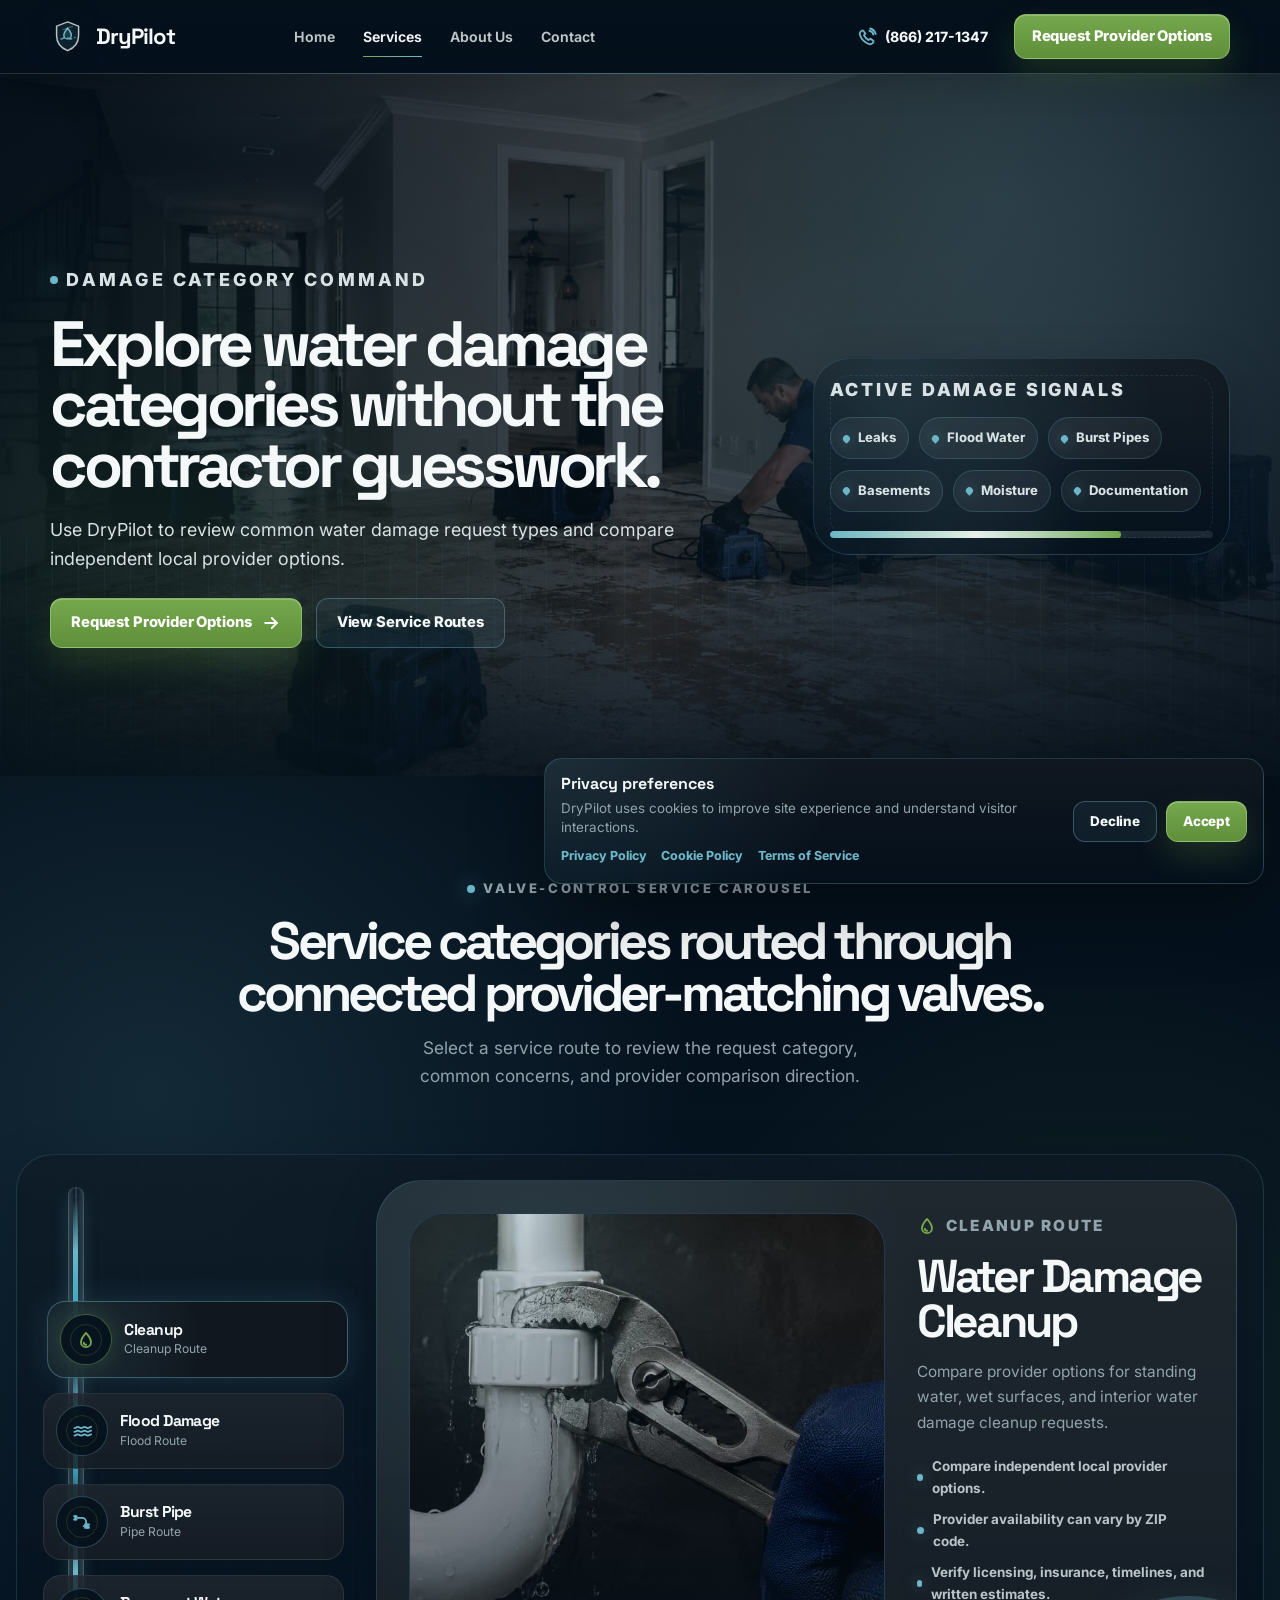
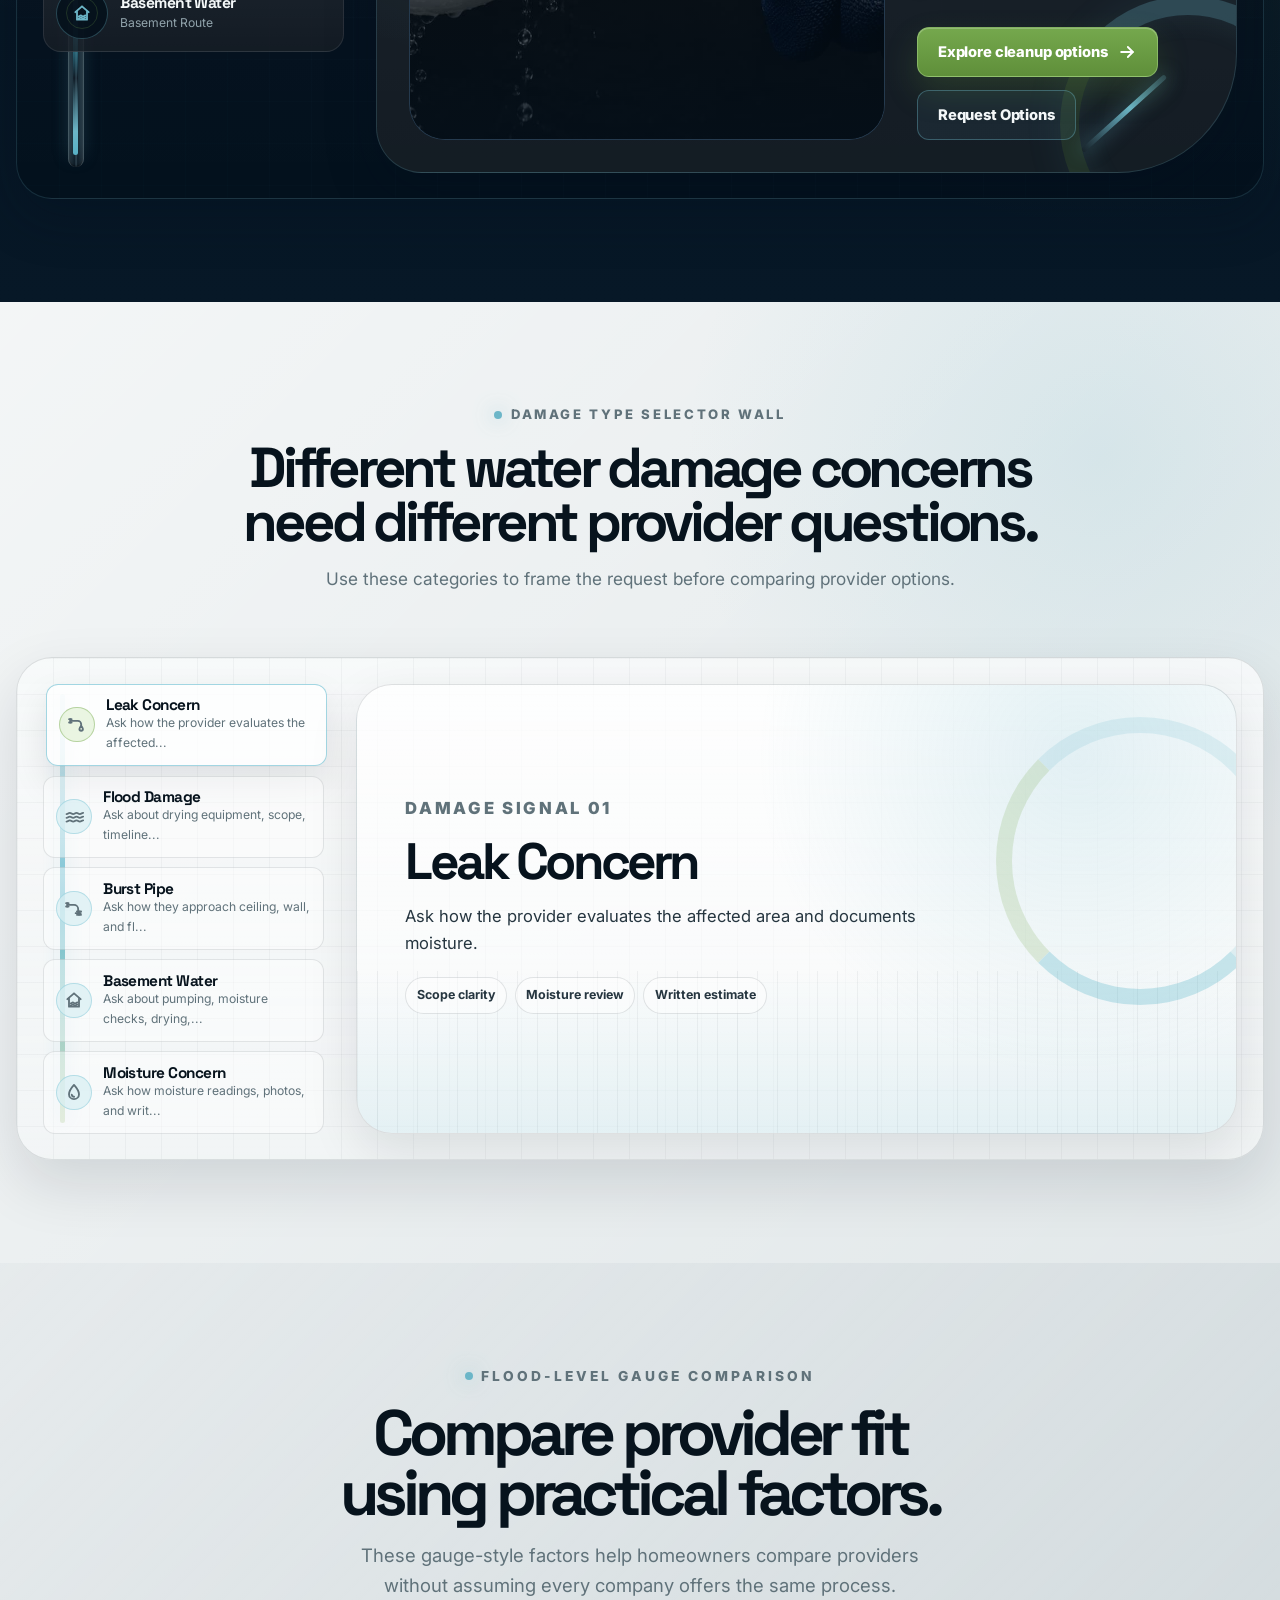
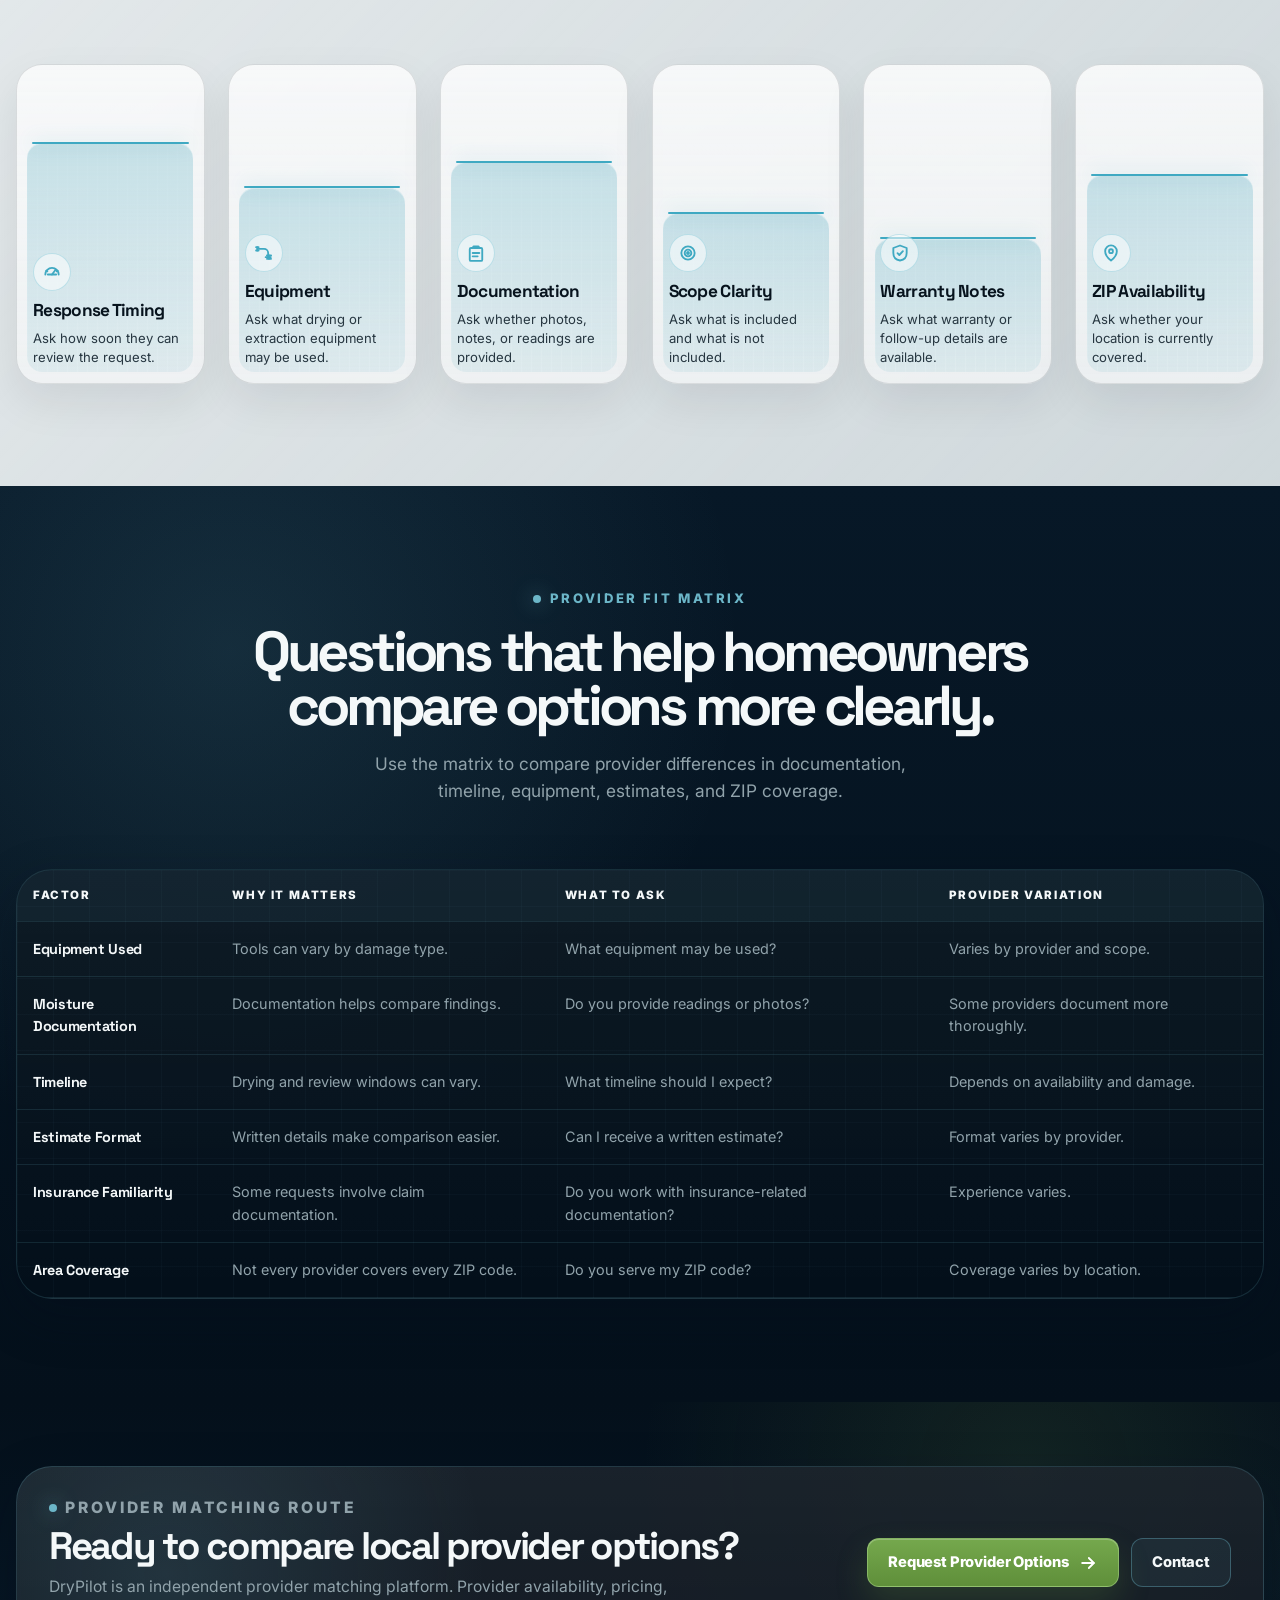
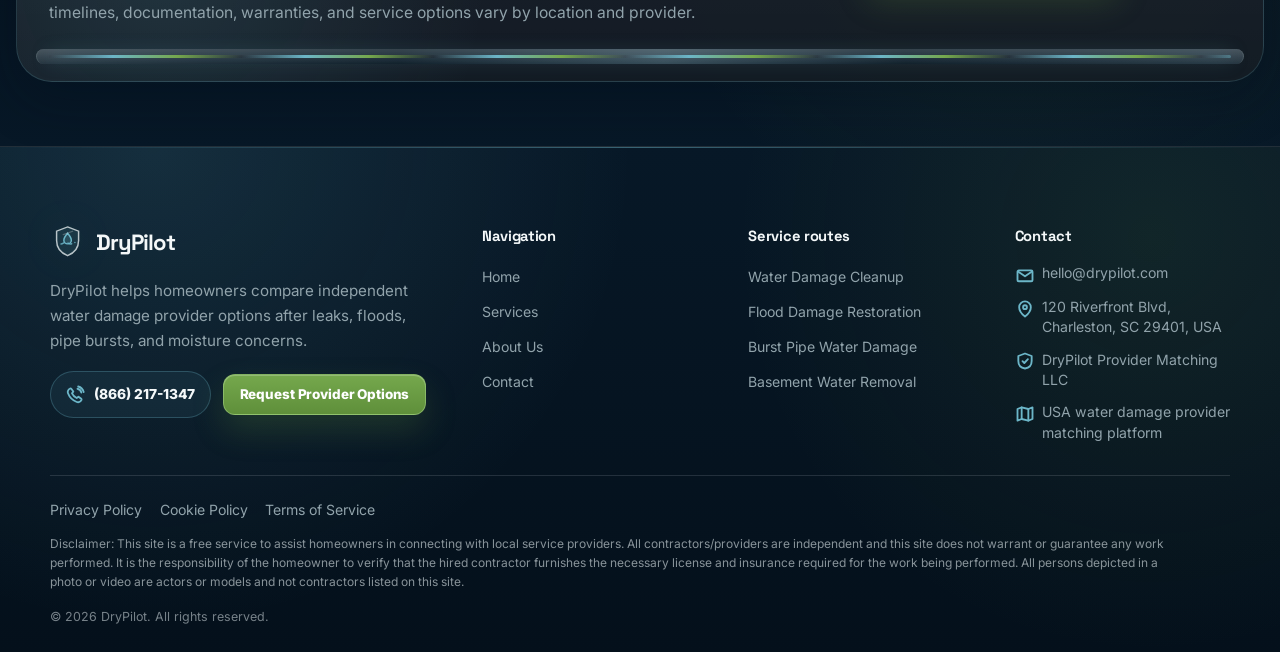
<file: services.html>
<!DOCTYPE html>
<html lang="en">

<head>
    <meta charset="UTF-8">

    <meta name="viewport" content="width=device-width, initial-scale=1.0">

    <title>Water Damage Services</title>
    <meta name="description"
        content="Explore water damage service categories and compare independent provider options near you.">

<link rel="icon" type="image/svg+xml" href="./assets/icons/favicon.svg?v=5">
<link rel="shortcut icon" type="image/svg+xml" href="./assets/icons/favicon.svg?v=5">
<link rel="apple-touch-icon" href="./assets/icons/favicon.svg?v=5">

    <link rel="preconnect" href="https://fonts.googleapis.com">
    <link rel="preconnect" href="https://fonts.gstatic.com" crossorigin>

    <link rel="stylesheet" href="./css/style.css">
</head>

<body class="services-page">
    <div data-site-header></div>

    <main id="main">
     

        <section class="page-hero services-command-hero" aria-labelledby="servicesHeroTitle">
            <div class="page-hero-media" aria-hidden="true">
                <img src="./assets/images/hero-services-damage.jpg" alt="">
            </div>

            <div class="container services-command-grid">
                <div class="services-command-copy page-hero-content reveal-up">
                    <p class="kicker" data-config-text="servicesPage.hero.kicker">
                        Damage Category Command
                    </p>

                    <h1 id="servicesHeroTitle" data-config-text="servicesPage.hero.title">
                        Explore water damage categories without the contractor guesswork.
                    </h1>

                    <p data-config-text="servicesPage.hero.intro">
                        Use the platform to review common water damage request types and compare independent local
                        provider options.
                    </p>

                    <div class="hero-actions">
                        <a class="btn btn-primary" href="contact.html#request">
                            <span data-config-text="forms.submitText">Request Provider Options</span>

                            <span class="svg-icon btn-icon" aria-hidden="true">
                                <svg viewBox="0 0 24 24">
                                    <path d="M5 12h14"></path>
                                    <path d="m13 6 6 6-6 6"></path>
                                </svg>
                            </span>
                        </a>

                        <a class="btn btn-secondary" href="#service-routing">
                            View Service Routes
                        </a>
                    </div>
                </div>

                <aside class="damage-chip-cloud reveal-up" aria-label="Water damage category chips">
                    <p class="damage-chip-title">
                        Active damage signals
                    </p>

                    <div class="damage-chip-list">
                        <span class="damage-chip">Leaks</span>
                        <span class="damage-chip">Flood Water</span>
                        <span class="damage-chip">Burst Pipes</span>
                        <span class="damage-chip">Basements</span>
                        <span class="damage-chip">Moisture</span>
                        <span class="damage-chip">Documentation</span>
                    </div>

                    <div class="damage-command-meter" aria-hidden="true">
                        <span></span>
                    </div>
                </aside>
            </div>
        </section>

     

        <section class="section valve-carousel-section" id="service-routing" aria-labelledby="valveCarouselTitle">
            <div class="container">
                <div class="section-heading">
                    <p class="section-kicker">
                        Valve-Control Service Carousel
                    </p>

                    <h2 id="valveCarouselTitle">
                        Service categories routed through connected provider-matching valves.
                    </h2>

                    <p>
                        Select a service route to review the request category, common concerns, and provider comparison
                        direction.
                    </p>
                </div>
            </div>

            <div class="container-wide">
                <div class="valve-carousel-shell" data-valve-carousel>
                    <div class="valve-service-rail" data-valve-service-tabs>
                        <!-- Rendered from CONFIG.services by services.js -->
                    </div>

                    <div class="valve-active-stage" data-valve-active-stage>
                        <!-- Rendered from CONFIG.services by services.js -->
                    </div>
                </div>
            </div>
        </section>



        <section class="section damage-selector-section" aria-labelledby="damageSelectorTitle">
            <div class="container">
                <div class="section-heading">
                    <p class="section-kicker" data-config-text="servicesPage.selectorWall.kicker">
                        Damage Type Selector Wall
                    </p>

                    <h2 id="damageSelectorTitle" data-config-text="servicesPage.selectorWall.title">
                        Different water damage concerns need different provider questions.
                    </h2>

                    <p data-config-text="servicesPage.selectorWall.intro">
                        Use these categories to frame the request before comparing provider options.
                    </p>
                </div>
            </div>

            <div class="container-wide">
                <div class="damage-selector-wall" data-damage-selector>
                    <div class="selector-rail" data-damage-selector-rail>
                        <!-- Rendered from CONFIG.servicesPage.selectorWall.items by services.js -->
                    </div>

                    <article class="damage-panel" data-damage-panel>
                        <div class="damage-panel-route" aria-hidden="true"></div>

                        <div class="damage-panel-content">
                            <p class="damage-panel-kicker" data-damage-panel-kicker>
                                Damage category
                            </p>

                            <h3 data-damage-panel-title>
                                Leak Concern
                            </h3>

                            <p data-damage-panel-text>
                                Ask how the provider evaluates the affected area and documents moisture.
                            </p>

                            <div class="damage-panel-tags" aria-label="Damage comparison tags">
                                <span>Scope clarity</span>
                                <span>Moisture review</span>
                                <span>Written estimate</span>
                            </div>
                        </div>
                    </article>
                </div>
            </div>
        </section>


        <section class="section gauge-comparison-section" aria-labelledby="gaugeComparisonTitle">
            <div class="container">
                <div class="section-heading">
                    <p class="section-kicker" data-config-text="servicesPage.gaugeComparison.kicker">
                        Flood-Level Gauge Comparison
                    </p>

                    <h2 id="gaugeComparisonTitle" data-config-text="servicesPage.gaugeComparison.title">
                        Compare provider fit using practical factors.
                    </h2>

                    <p>
                        These gauge-style factors help homeowners compare providers without assuming every company
                        offers the same process.
                    </p>
                </div>
            </div>

            <div class="container-wide">
                <div class="gauge-grid" data-gauge-grid>
                    <!-- Rendered from CONFIG.servicesPage.gaugeComparison.gauges by services.js -->
                </div>
            </div>
        </section>


        <section class="section provider-matrix-section" aria-labelledby="providerMatrixTitle">
            <div class="container">
                <div class="section-heading">
                    <p class="section-kicker" data-config-text="servicesPage.matrix.kicker">
                        Provider Fit Matrix
                    </p>

                    <h2 id="providerMatrixTitle" data-config-text="servicesPage.matrix.title">
                        Questions that help homeowners compare options more clearly.
                    </h2>

                    <p>
                        Use the matrix to compare provider differences in documentation, timeline, equipment, estimates,
                        and ZIP coverage.
                    </p>
                </div>
            </div>

            <div class="container-wide">
                <div class="matrix-shell">
                    <div class="matrix-scroll" data-provider-matrix>
                        <!-- Rendered from CONFIG.servicesPage.matrix by services.js -->
                    </div>
                </div>
            </div>
        </section>



        <section class="services-pipe-cta" aria-labelledby="servicesCtaTitle">
            <div class="container-wide">
                <div class="pipe-cta-card">
                    <div class="pipe-cta-copy">
                        <p class="section-kicker">
                            Provider Matching Route
                        </p>

                        <h2 id="servicesCtaTitle">
                            Ready to compare local provider options?
                        </h2>

                        <p data-config-text="legalNotice">
                            Provider availability, pricing, timelines, documentation, warranties, and service options
                            vary by location and provider.
                        </p>
                    </div>

                    <div class="pipe-cta-actions">
                        <a class="btn btn-primary" href="contact.html#request">
                            <span data-config-text="forms.submitText">Request Provider Options</span>

                            <span class="svg-icon btn-icon" aria-hidden="true">
                                <svg viewBox="0 0 24 24">
                                    <path d="M5 12h14"></path>
                                    <path d="m13 6 6 6-6 6"></path>
                                </svg>
                            </span>
                        </a>

                        <a class="btn btn-secondary" href="contact.html">
                            Contact
                        </a>
                    </div>
                </div>
            </div>
        </section>
    </main>

    <div data-site-footer></div>
    <div data-policy-banner></div>

    <script src="./js/config.js"></script>
    <script src="./js/main.js"></script>
    <script src="./js/services.js"></script>
</body>

</html>
</file>
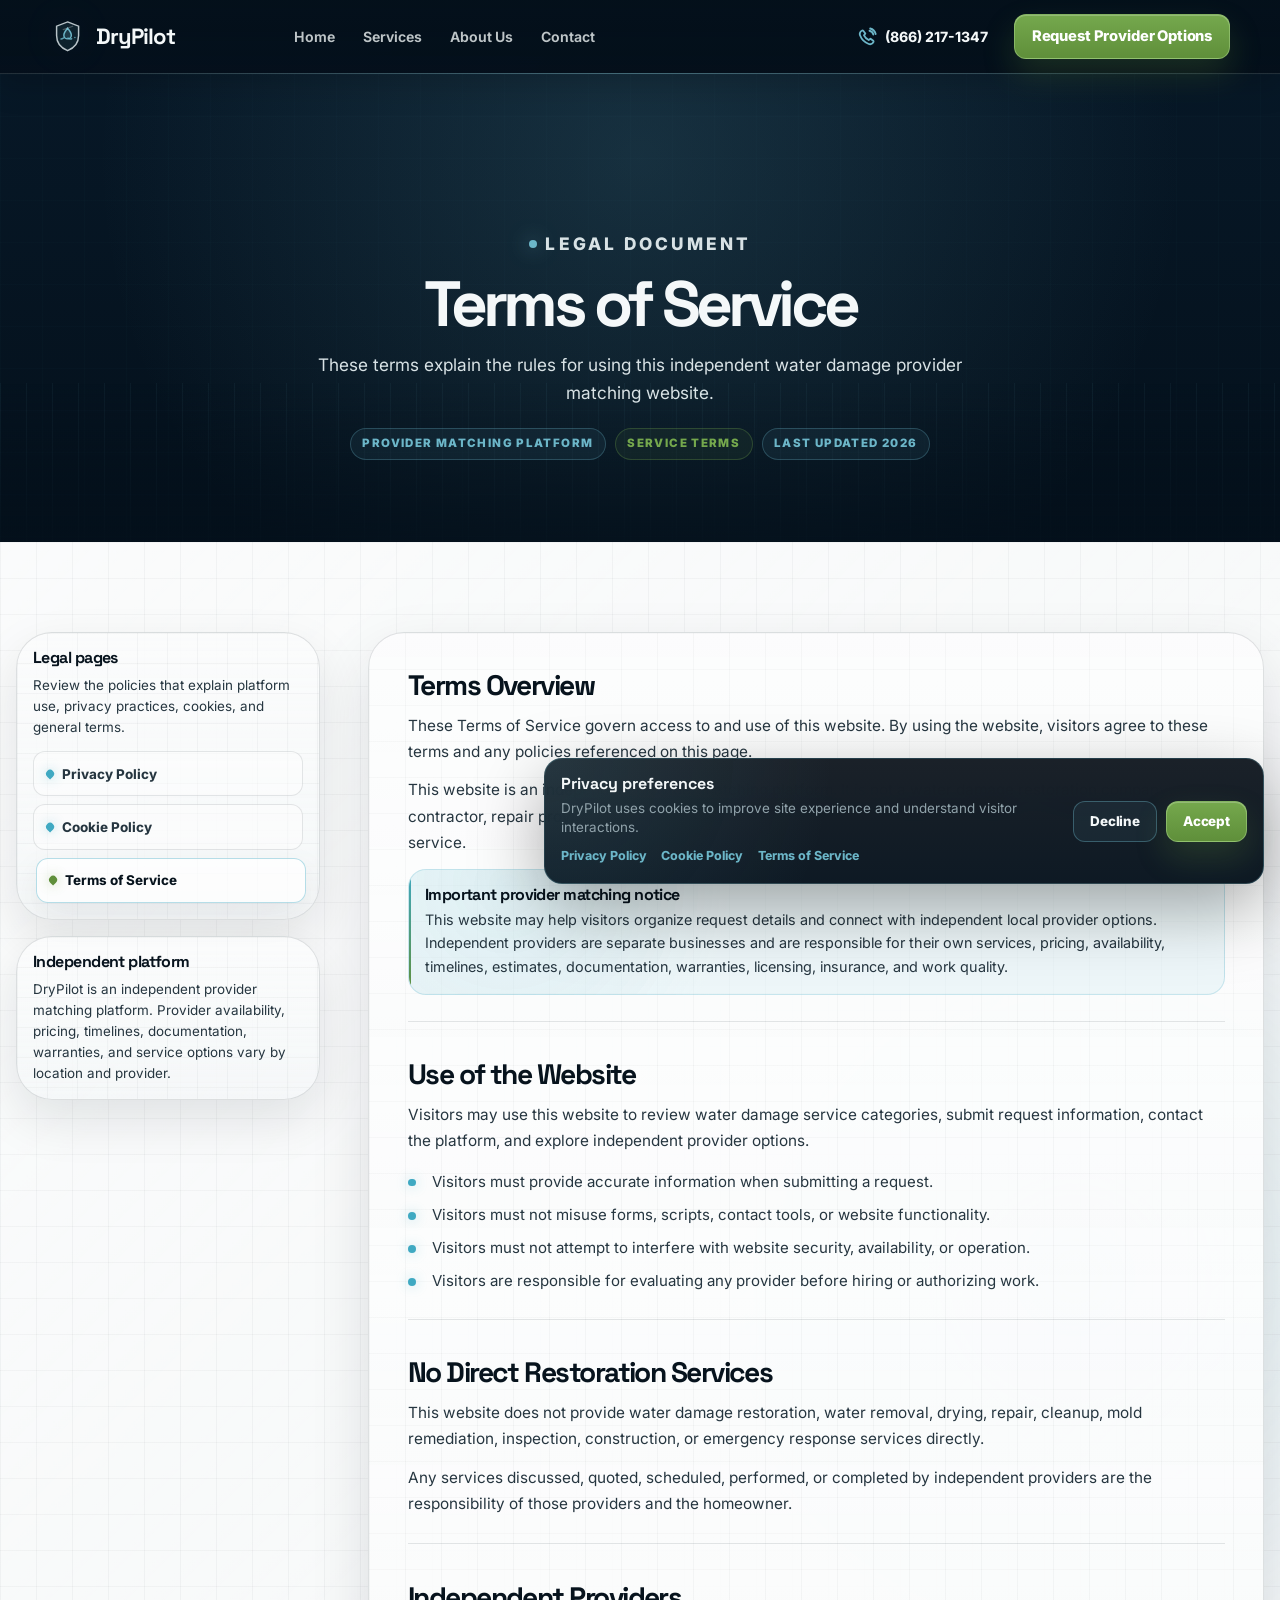
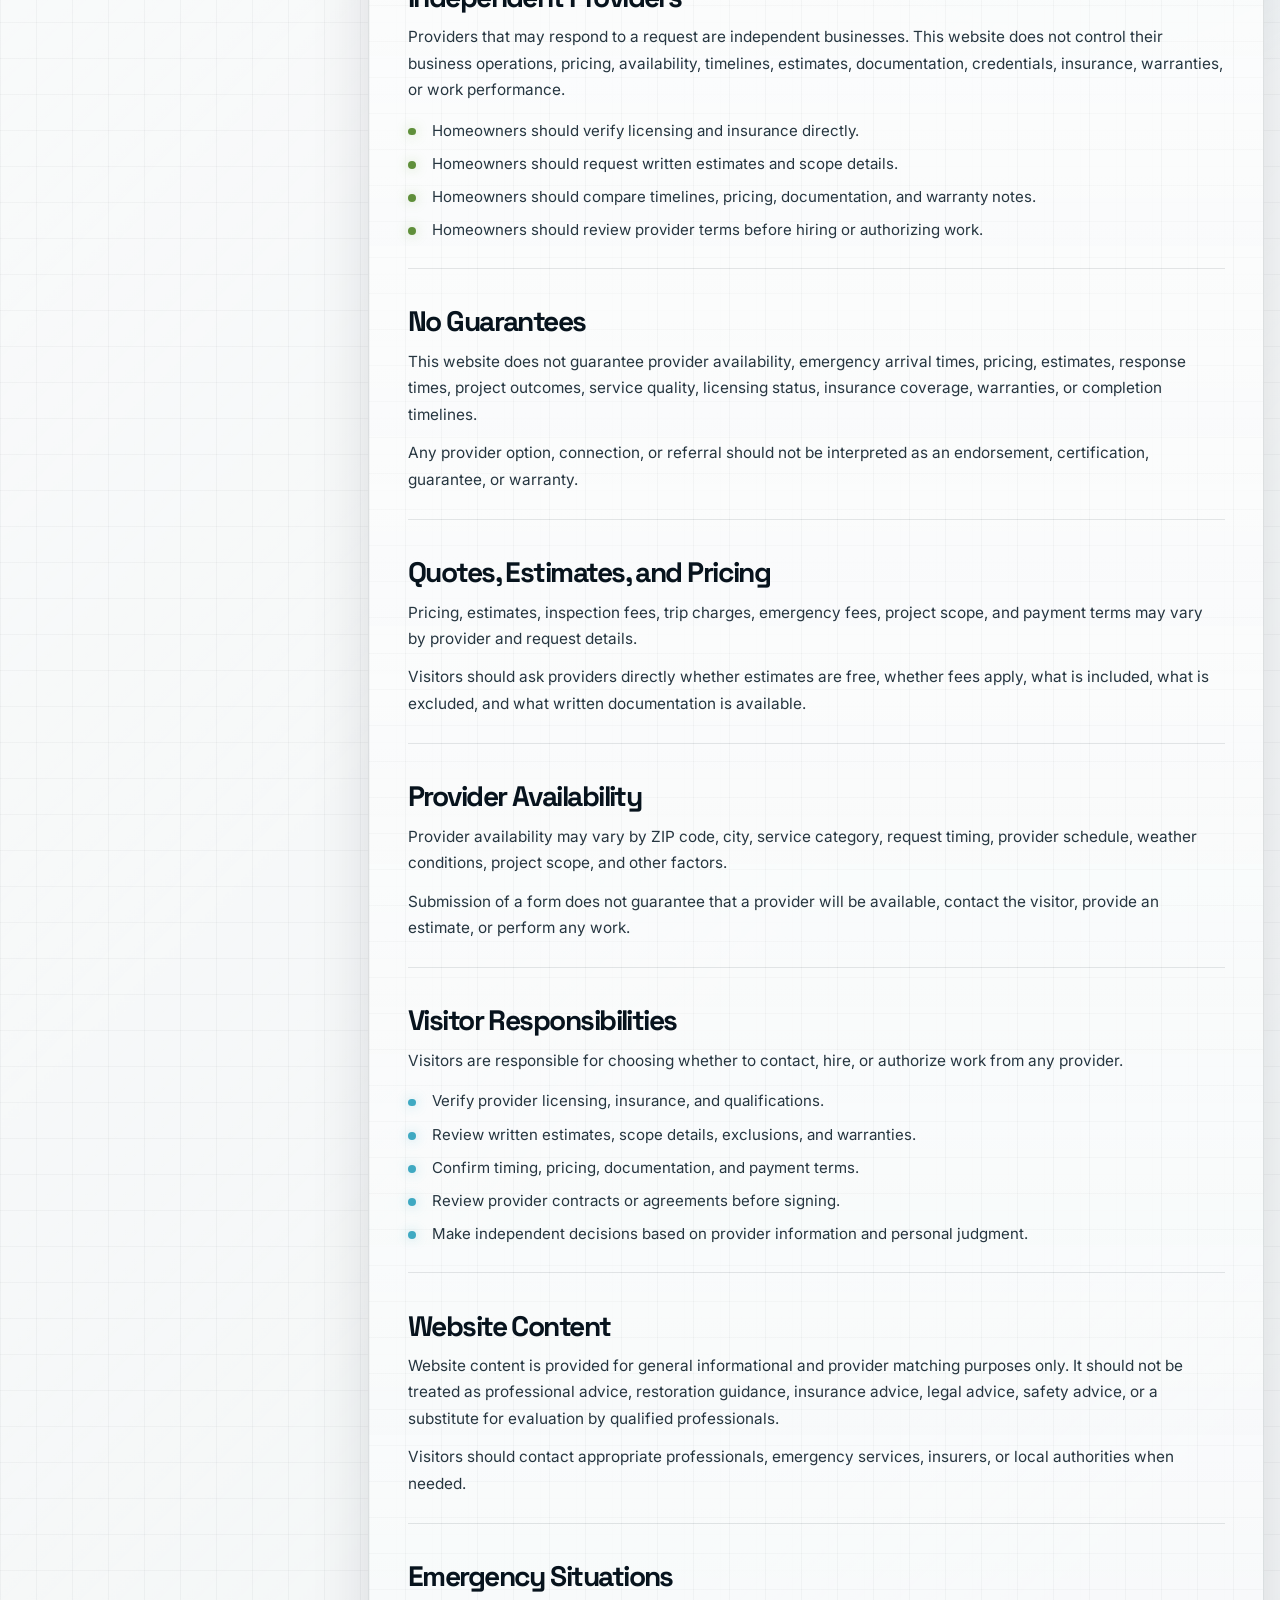
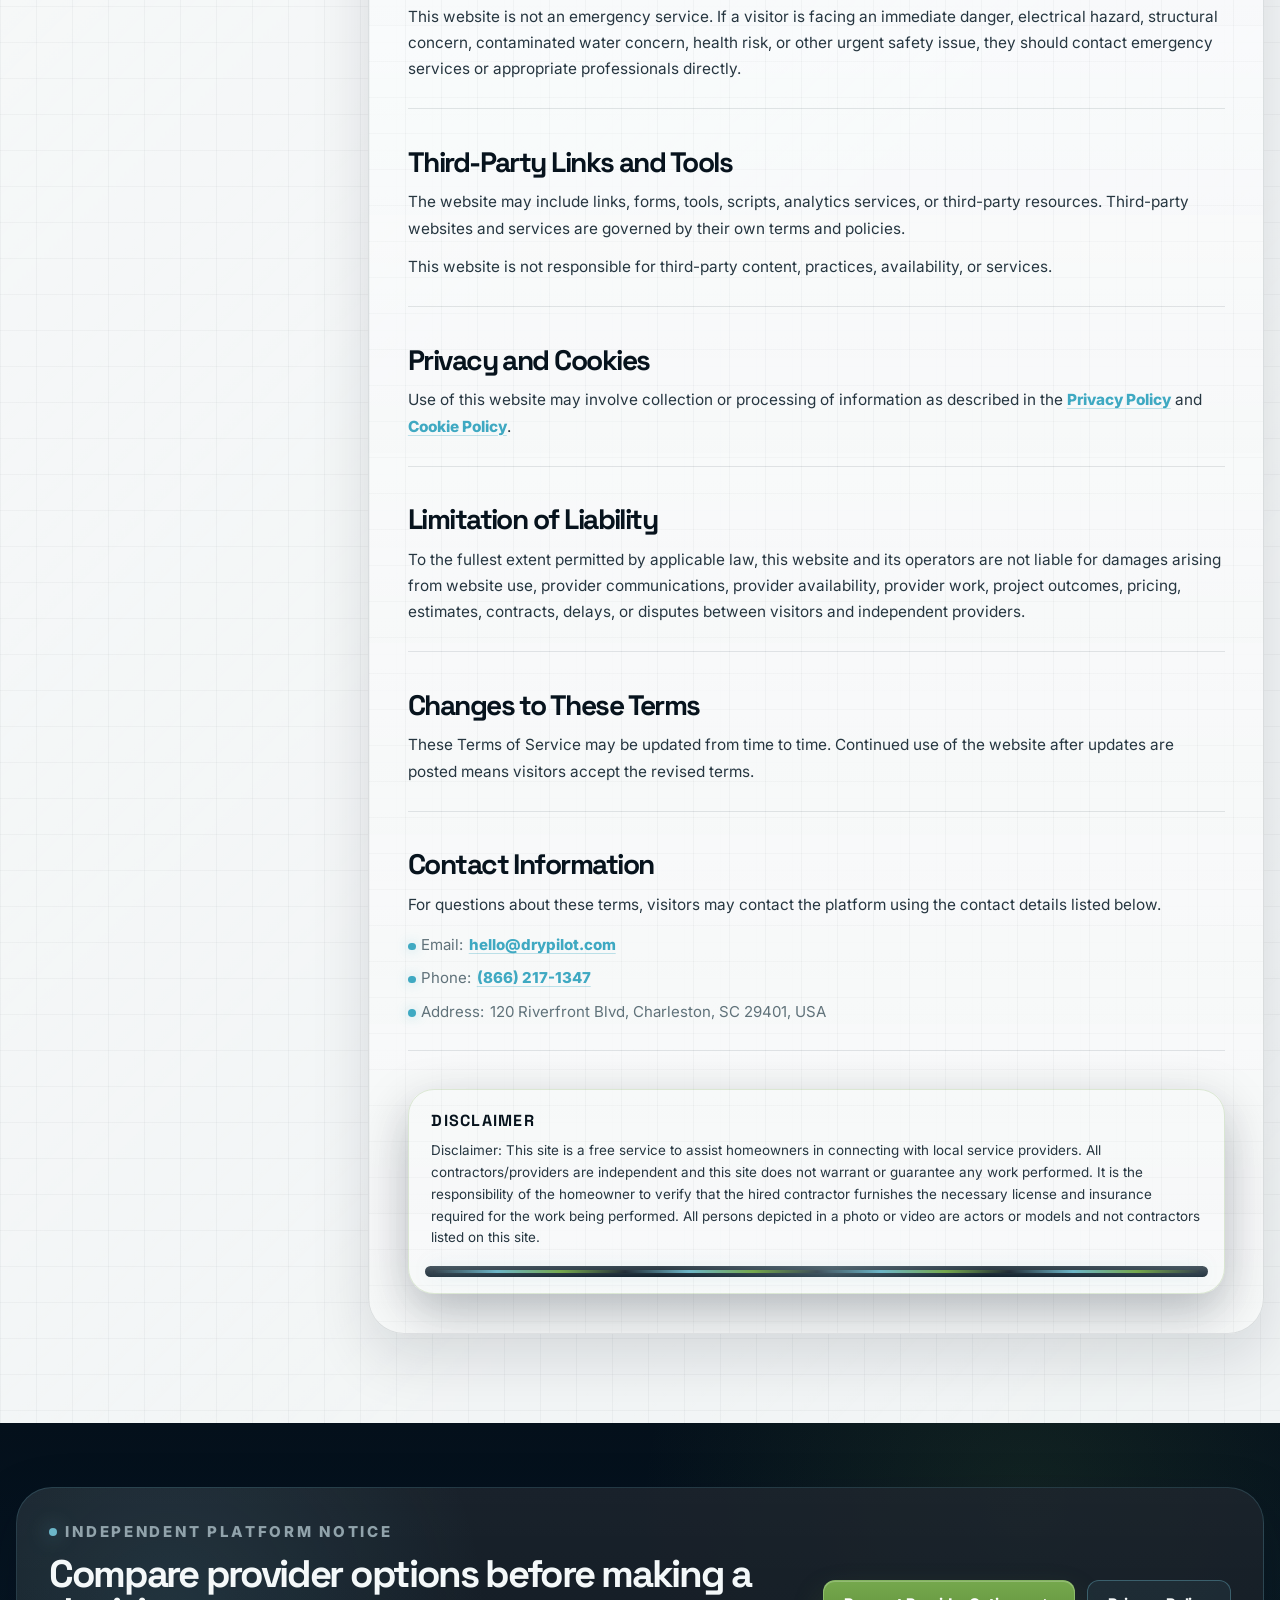
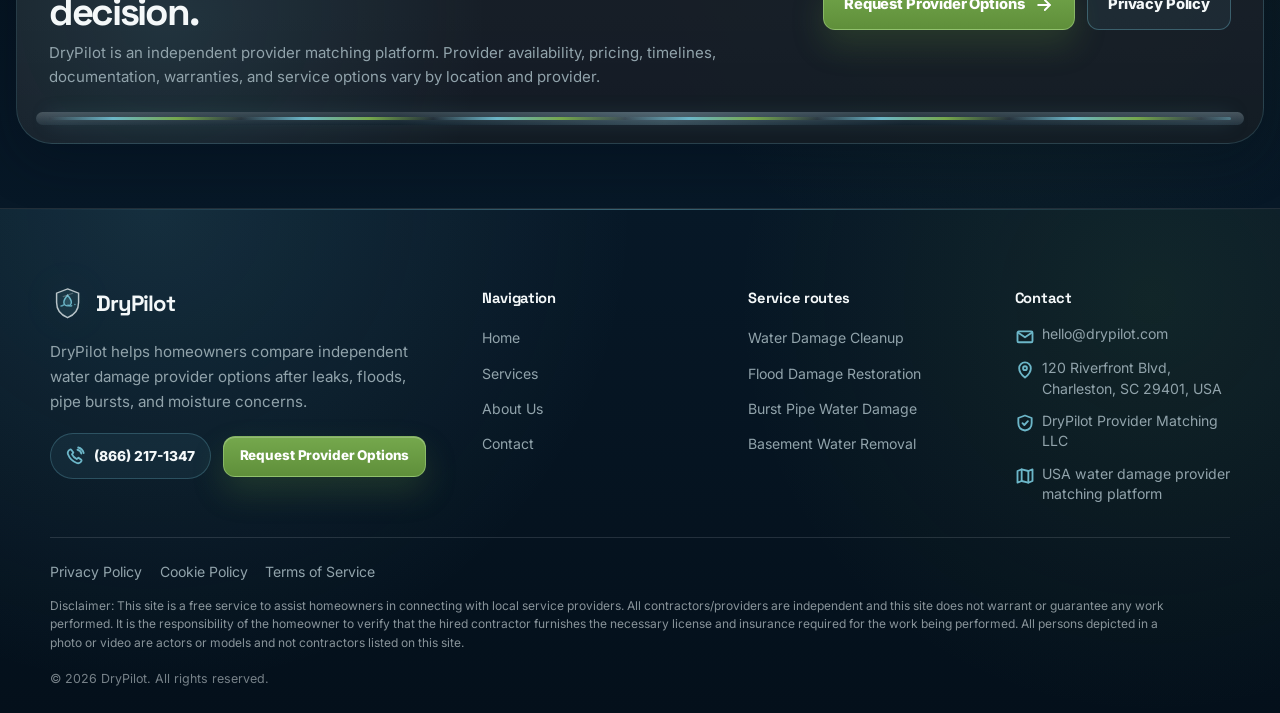
<file: terms-of-service.html>
<!DOCTYPE html>
<html lang="en">

<head>
    <meta charset="UTF-8">

    <meta name="viewport" content="width=device-width, initial-scale=1.0">

    <title>Terms of Service</title>
    <meta name="description" content="Review the terms of service for this water damage provider matching platform.">
<link rel="icon" type="image/svg+xml" href="./assets/icons/favicon.svg?v=5">
<link rel="shortcut icon" type="image/svg+xml" href="./assets/icons/favicon.svg?v=5">
<link rel="apple-touch-icon" href="./assets/icons/favicon.svg?v=5">

    <link rel="preconnect" href="https://fonts.googleapis.com">
    <link rel="preconnect" href="https://fonts.gstatic.com" crossorigin>

    <link rel="stylesheet" href="./css/style.css">
</head>

<body class="legal-page terms-service-page" data-legal-page="terms-of-service.html">
    <div data-site-header></div>

    <main id="main">
      

        <section class="legal-hero" aria-labelledby="termsHeroTitle">
            <div class="container">
                <div class="legal-hero-content reveal-up">
                    <p class="section-kicker">
                        Legal Document
                    </p>

                    <h1 id="termsHeroTitle">
                        Terms of Service
                    </h1>

                    <p>
                        These terms explain the rules for using this independent water damage provider matching website.
                    </p>

                    <div class="legal-hero-meta" aria-label="Policy metadata">
                        <span class="legal-meta-pill">Provider Matching Platform</span>
                        <span class="legal-meta-pill green">Service Terms</span>
                        <span class="legal-meta-pill">Last Updated 2026</span>
                    </div>
                </div>
            </div>
        </section>

       

        <section class="legal-content-section" aria-labelledby="termsContentTitle">
            <div class="container-wide legal-layout">
                <aside class="legal-sidebar" aria-label="Legal navigation">
                    <div class="legal-sidebar-card">
                        <h2>Legal pages</h2>

                        <p>
                            Review the policies that explain platform use, privacy practices, cookies, and general
                            terms.
                        </p>

                        <nav class="legal-nav" aria-label="Legal document links">
                            <a href="privacy-policy.html" data-legal-link="privacy-policy.html">
                                Privacy Policy
                            </a>

                            <a href="cookie-policy.html" data-legal-link="cookie-policy.html">
                                Cookie Policy
                            </a>

                            <a href="terms-of-service.html" data-legal-link="terms-of-service.html">
                                Terms of Service
                            </a>
                        </nav>
                    </div>

                    <div class="legal-sidebar-card">
                        <h2>Independent platform</h2>

                        <p data-config-text="legalNotice">
                            Provider availability, pricing, timelines, documentation, warranties, and service options
                            vary by location and provider.
                        </p>
                    </div>
                </aside>

                <article class="legal-document" aria-labelledby="termsContentTitle">
                    <div class="legal-document-inner">
                        <section class="legal-section">
                            <h2 id="termsContentTitle">Terms Overview</h2>

                            <p>
                                These Terms of Service govern access to and use of this website. By using the website,
                                visitors agree to these terms and any policies referenced on this page.
                            </p>

                            <p>
                                This website is an independent provider matching platform. It is not a water damage
                                restoration company, contractor, repair provider, drying company, cleanup company,
                                remediation company, or emergency response service.
                            </p>

                            <div class="legal-note">
                                <strong>Important provider matching notice</strong>

                                <p>
                                    This website may help visitors organize request details and connect with independent
                                    local provider options. Independent providers are separate businesses and are
                                    responsible for their own services, pricing, availability, timelines, estimates,
                                    documentation, warranties, licensing, insurance, and work quality.
                                </p>
                            </div>
                        </section>

                        <section class="legal-section">
                            <h2>Use of the Website</h2>

                            <p>
                                Visitors may use this website to review water damage service categories, submit request
                                information, contact the platform, and explore independent provider options.
                            </p>

                            <ul class="legal-list">
                                <li>Visitors must provide accurate information when submitting a request.</li>
                                <li>Visitors must not misuse forms, scripts, contact tools, or website functionality.
                                </li>
                                <li>Visitors must not attempt to interfere with website security, availability, or
                                    operation.</li>
                                <li>Visitors are responsible for evaluating any provider before hiring or authorizing
                                    work.</li>
                            </ul>
                        </section>

                        <section class="legal-section">
                            <h2>No Direct Restoration Services</h2>

                            <p>
                                This website does not provide water damage restoration, water removal, drying, repair,
                                cleanup, mold remediation, inspection, construction, or emergency response services
                                directly.
                            </p>

                            <p>
                                Any services discussed, quoted, scheduled, performed, or completed by independent
                                providers are the responsibility of those providers and the homeowner.
                            </p>
                        </section>

                        <section class="legal-section">
                            <h2>Independent Providers</h2>

                            <p>
                                Providers that may respond to a request are independent businesses. This website does
                                not control their business operations, pricing, availability, timelines, estimates,
                                documentation, credentials, insurance, warranties, or work performance.
                            </p>

                            <ul class="legal-list green">
                                <li>Homeowners should verify licensing and insurance directly.</li>
                                <li>Homeowners should request written estimates and scope details.</li>
                                <li>Homeowners should compare timelines, pricing, documentation, and warranty notes.
                                </li>
                                <li>Homeowners should review provider terms before hiring or authorizing work.</li>
                            </ul>
                        </section>

                        <section class="legal-section">
                            <h2>No Guarantees</h2>

                            <p>
                                This website does not guarantee provider availability, emergency arrival times, pricing,
                                estimates, response times, project outcomes, service quality, licensing status,
                                insurance coverage, warranties, or completion timelines.
                            </p>

                            <p>
                                Any provider option, connection, or referral should not be interpreted as an
                                endorsement, certification, guarantee, or warranty.
                            </p>
                        </section>

                        <section class="legal-section">
                            <h2>Quotes, Estimates, and Pricing</h2>

                            <p>
                                Pricing, estimates, inspection fees, trip charges, emergency fees, project scope, and
                                payment terms may vary by provider and request details.
                            </p>

                            <p>
                                Visitors should ask providers directly whether estimates are free, whether fees apply,
                                what is included, what is excluded, and what written documentation is available.
                            </p>
                        </section>

                        <section class="legal-section">
                            <h2>Provider Availability</h2>

                            <p>
                                Provider availability may vary by ZIP code, city, service category, request timing,
                                provider schedule, weather conditions, project scope, and other factors.
                            </p>

                            <p>
                                Submission of a form does not guarantee that a provider will be available, contact the
                                visitor, provide an estimate, or perform any work.
                            </p>
                        </section>

                        <section class="legal-section">
                            <h2>Visitor Responsibilities</h2>

                            <p>
                                Visitors are responsible for choosing whether to contact, hire, or authorize work from
                                any provider.
                            </p>

                            <ul class="legal-list">
                                <li>Verify provider licensing, insurance, and qualifications.</li>
                                <li>Review written estimates, scope details, exclusions, and warranties.</li>
                                <li>Confirm timing, pricing, documentation, and payment terms.</li>
                                <li>Review provider contracts or agreements before signing.</li>
                                <li>Make independent decisions based on provider information and personal judgment.</li>
                            </ul>
                        </section>

                        <section class="legal-section">
                            <h2>Website Content</h2>

                            <p>
                                Website content is provided for general informational and provider matching purposes
                                only. It should not be treated as professional advice, restoration guidance, insurance
                                advice, legal advice, safety advice, or a substitute for evaluation by qualified
                                professionals.
                            </p>

                            <p>
                                Visitors should contact appropriate professionals, emergency services, insurers, or
                                local authorities when needed.
                            </p>
                        </section>

                        <section class="legal-section">
                            <h2>Emergency Situations</h2>

                            <p>
                                This website is not an emergency service. If a visitor is facing an immediate danger,
                                electrical hazard, structural concern, contaminated water concern, health risk, or other
                                urgent safety issue, they should contact emergency services or appropriate professionals
                                directly.
                            </p>
                        </section>

                        <section class="legal-section">
                            <h2>Third-Party Links and Tools</h2>

                            <p>
                                The website may include links, forms, tools, scripts, analytics services, or third-party
                                resources. Third-party websites and services are governed by their own terms and
                                policies.
                            </p>

                            <p>
                                This website is not responsible for third-party content, practices, availability, or
                                services.
                            </p>
                        </section>

                        <section class="legal-section">
                            <h2>Privacy and Cookies</h2>

                            <p>
                                Use of this website may involve collection or processing of information as described in
                                the <a href="privacy-policy.html">Privacy Policy</a> and <a
                                    href="cookie-policy.html">Cookie Policy</a>.
                            </p>
                        </section>

                        <section class="legal-section">
                            <h2>Limitation of Liability</h2>

                            <p>
                                To the fullest extent permitted by applicable law, this website and its operators are
                                not liable for damages arising from website use, provider communications, provider
                                availability, provider work, project outcomes, pricing, estimates, contracts, delays, or
                                disputes between visitors and independent providers.
                            </p>
                        </section>

                        <section class="legal-section">
                            <h2>Changes to These Terms</h2>

                            <p>
                                These Terms of Service may be updated from time to time. Continued use of the website
                                after updates are posted means visitors accept the revised terms.
                            </p>
                        </section>

                        <section class="legal-section">
                            <h2>Contact Information</h2>

                            <p>
                                For questions about these terms, visitors may contact the platform using the contact
                                details listed below.
                            </p>

                            <ul class="legal-list">
                                <li>Email: <a href="#" data-email-link data-email-text>Email address</a></li>
                                <li>Phone: <a href="#" data-phone-link data-phone-text>Phone number</a></li>
                                <li>Address: <span data-address-text>Address</span></li>
                            </ul>
                        </section>

                        <section class="legal-section">
                            <div class="legal-disclaimer-box">
                                <h2>Disclaimer</h2>

                                <p data-disclaimer>
                                    Disclaimer text is rendered from config.
                                </p>
                            </div>
                        </section>
                    </div>
                </article>
            </div>
        </section>

     

        <section class="legal-cta-section" aria-labelledby="termsCtaTitle">
            <div class="container-wide">
                <div class="legal-cta-card">
                    <div class="legal-cta-copy">
                        <p class="section-kicker">
                            Independent Platform Notice
                        </p>

                        <h2 id="termsCtaTitle">
                            Compare provider options before making a decision.
                        </h2>

                        <p data-config-text="legalNotice">
                            Provider availability, pricing, timelines, documentation, warranties, and service options
                            vary by location and provider.
                        </p>
                    </div>

                    <div class="legal-cta-actions">
                        <a class="btn btn-primary" href="contact.html#request">
                            <span data-config-text="forms.submitText">Request Provider Options</span>

                            <span class="svg-icon btn-icon" aria-hidden="true">
                                <svg viewBox="0 0 24 24">
                                    <path d="M5 12h14"></path>
                                    <path d="m13 6 6 6-6 6"></path>
                                </svg>
                            </span>
                        </a>

                        <a class="btn btn-secondary" href="privacy-policy.html">
                            Privacy Policy
                        </a>
                    </div>
                </div>
            </div>
        </section>
    </main>

    <div data-site-footer></div>
    <div data-policy-banner></div>

    <script src="./js/config.js"></script>
    <script src="./js/main.js"></script>
    <script src="./js/legal.js"></script>
</body>

</html>
</file>
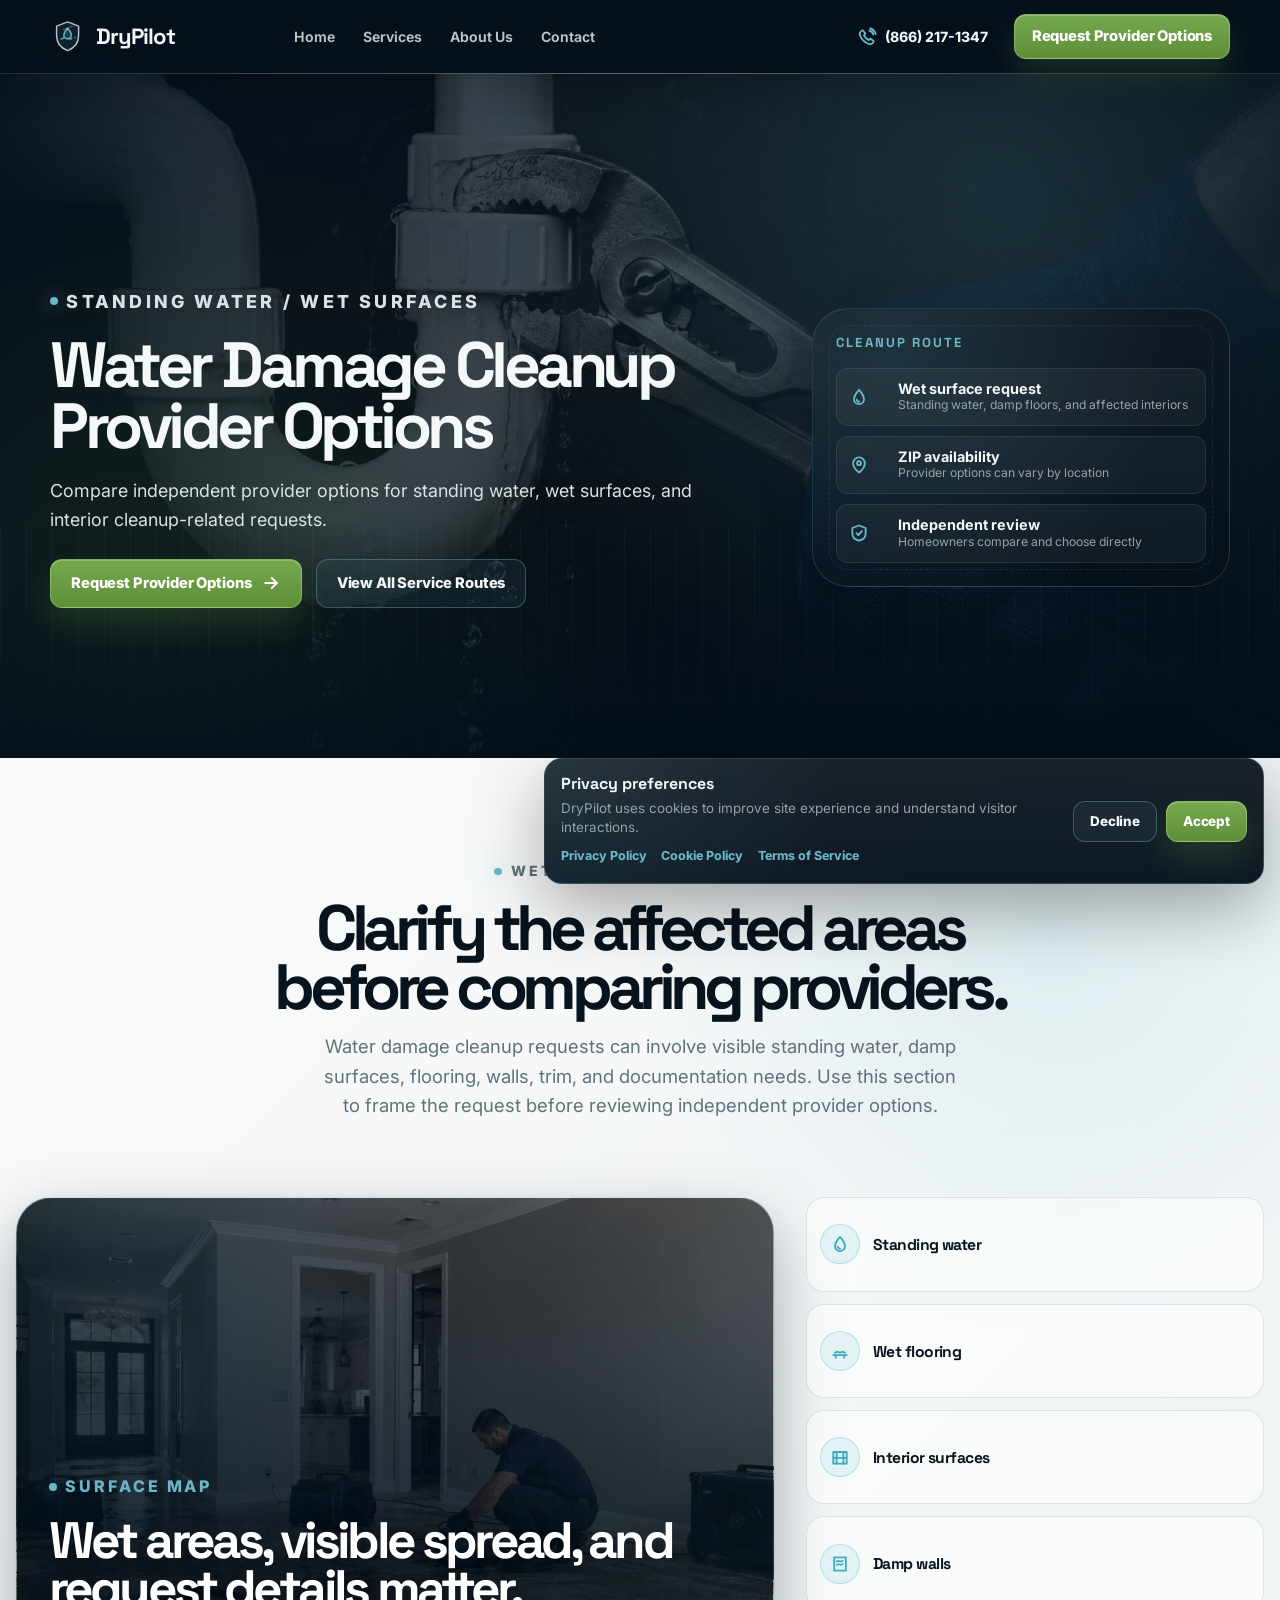
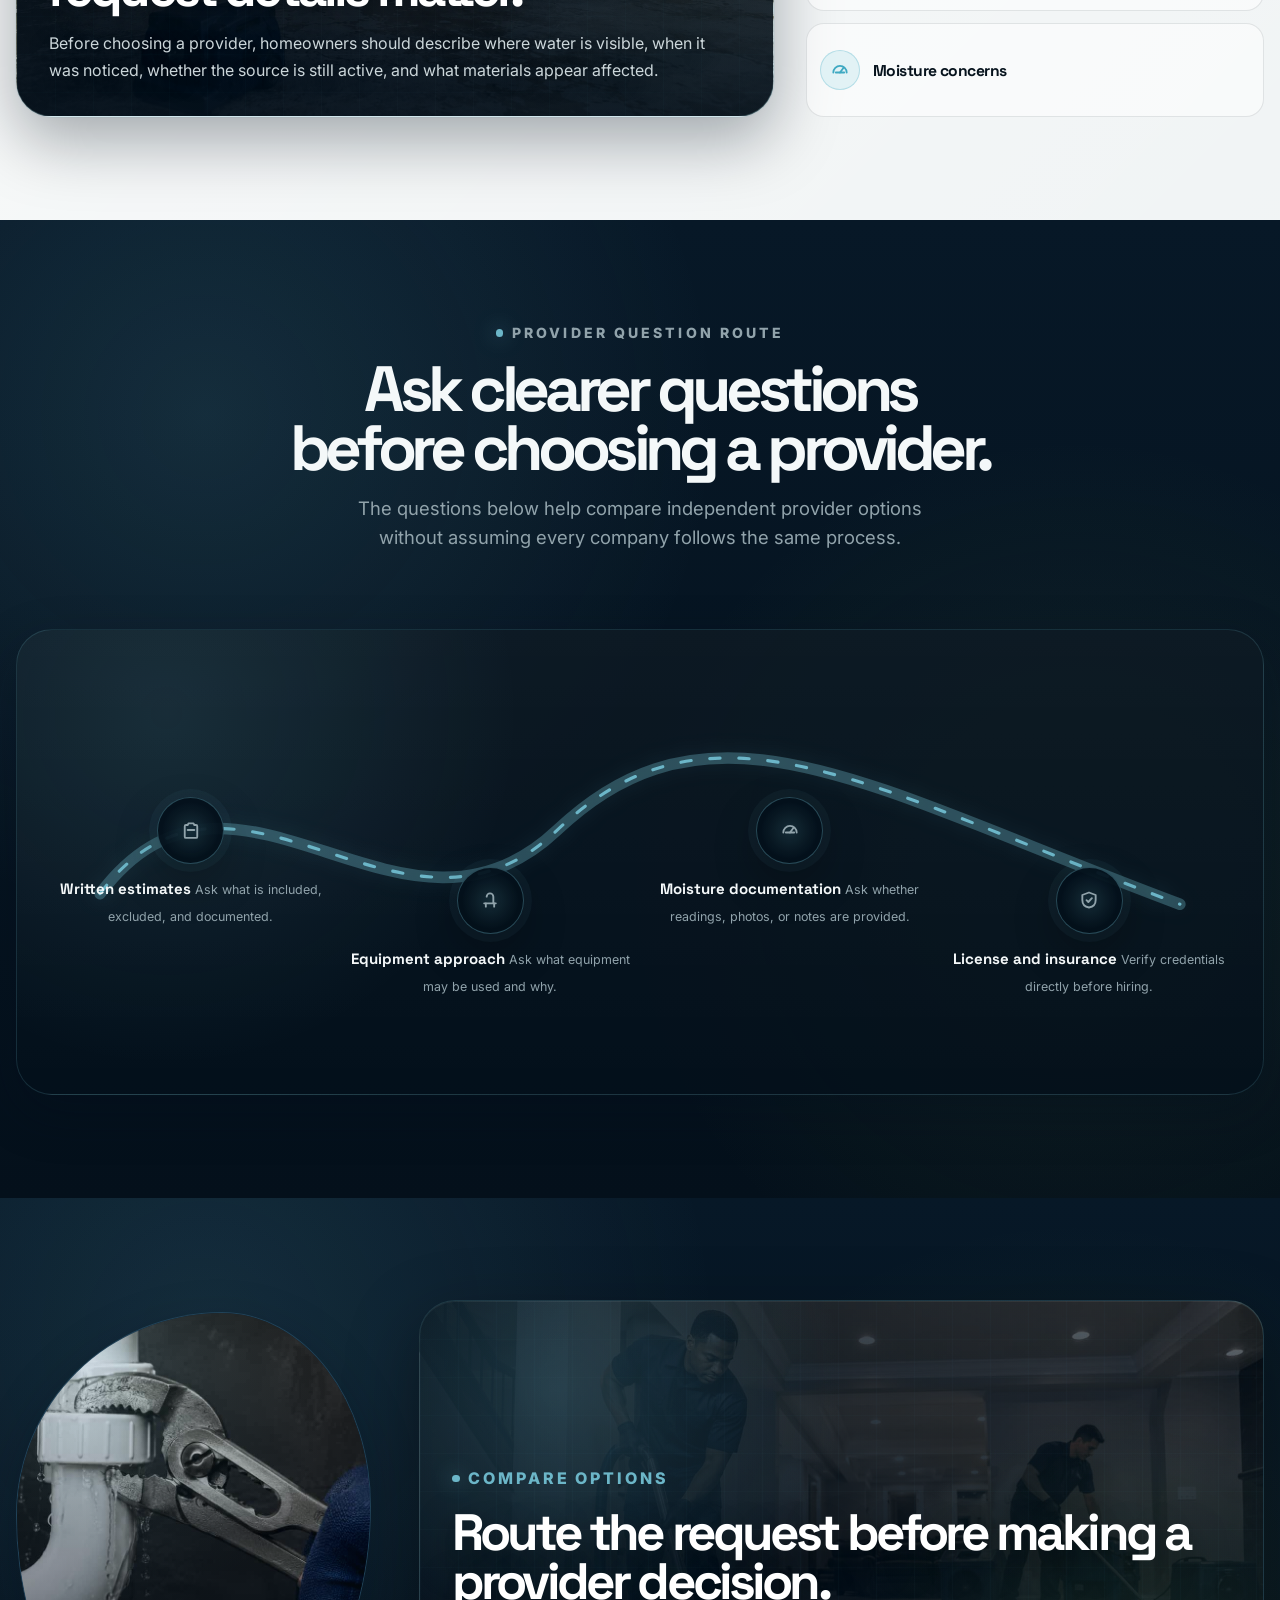
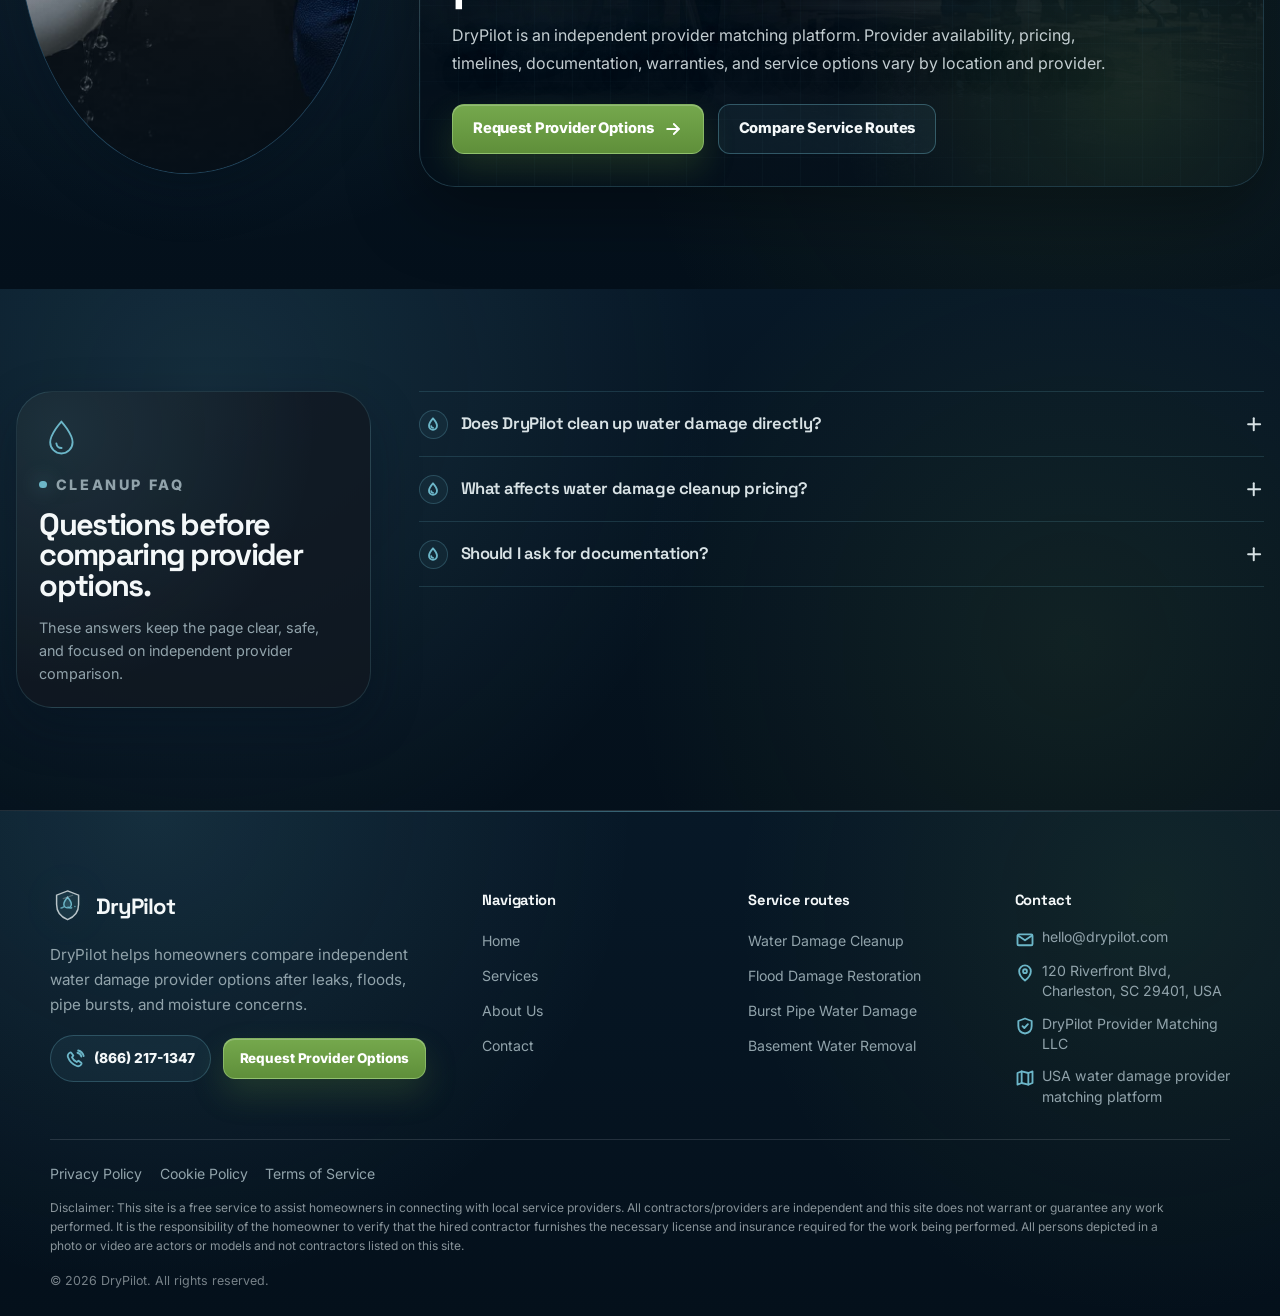
<file: water-damage-cleanup.html>
<!DOCTYPE html>
<html lang="en">

<head>
    <meta charset="UTF-8">

    <meta name="viewport" content="width=device-width, initial-scale=1.0">

    <title>Service Provider Options</title>
    <meta name="description" content="Compare independent provider options for water damage service requests.">

<link rel="icon" type="image/svg+xml" href="./assets/icons/favicon.svg?v=5">
<link rel="shortcut icon" type="image/svg+xml" href="./assets/icons/favicon.svg?v=5">
<link rel="apple-touch-icon" href="./assets/icons/favicon.svg?v=5">

    <link rel="preconnect" href="https://fonts.googleapis.com">
    <link rel="preconnect" href="https://fonts.gstatic.com" crossorigin>

    <link rel="stylesheet" href="./css/style.css">
</head>

<body class="service-detail-page cleanup-service-page">
    <div data-site-header></div>

    <main id="main">
   

        <section class="page-hero service-detail-hero" aria-labelledby="serviceHeroTitle">
            <div class="page-hero-media" data-service-hero-media aria-hidden="true">
                <img src="./assets/images/service-water-cleanup.jpg" alt="">
            </div>

            <div class="container service-detail-hero-grid">
                <div class="service-detail-copy page-hero-content reveal-up">
                    <p class="kicker" data-service-eyebrow>
                        Water damage route
                    </p>

                    <h1 id="serviceHeroTitle" data-service-page-title>
                        Water Damage Cleanup Provider Options
                    </h1>

                    <p data-service-page-intro>
                        Compare independent provider options for standing water, wet surfaces, and interior
                        cleanup-related requests.
                    </p>

                    <div class="hero-actions">
                        <a class="btn btn-primary" href="contact.html#request">
                            <span data-config-text="forms.submitText">Request Provider Options</span>

                            <span class="svg-icon btn-icon" aria-hidden="true">
                                <svg viewBox="0 0 24 24">
                                    <path d="M5 12h14"></path>
                                    <path d="m13 6 6 6-6 6"></path>
                                </svg>
                            </span>
                        </a>

                        <a class="btn btn-secondary" href="services.html">
                            View All Service Routes
                        </a>
                    </div>
                </div>

                <aside class="service-command-card reveal-up" data-service-command-card
                    aria-label="Service route readout">
                    <!-- Rendered by service-page.js -->
                </aside>
            </div>
        </section>

  

        <section class="section service-light-section" aria-labelledby="wetScopeTitle">
            <div class="container">
                <div class="section-heading">
                    <p class="section-kicker">
                        Wet Surface Scope Board
                    </p>

                    <h2 id="wetScopeTitle">
                        Clarify the affected areas before comparing providers.
                    </h2>

                    <p>
                        Water damage cleanup requests can involve visible standing water, damp surfaces, flooring,
                        walls, trim, and documentation needs. Use this section to frame the request before reviewing
                        independent provider options.
                    </p>
                </div>
            </div>

            <div class="container-wide wet-scope-board">
                <article class="service-panel scope-board-main">
                    <span class="scope-board-waterline" aria-hidden="true"></span>

                    <div class="service-panel-content">
                        <p class="section-kicker">
                            Surface Map
                        </p>

                        <h2>
                            Wet areas, visible spread, and request details matter.
                        </h2>

                        <p>
                            Before choosing a provider, homeowners should describe where water is visible, when it was
                            noticed, whether the source is still active, and what materials appear affected.
                        </p>
                    </div>
                </article>

                <aside class="scope-board-list" aria-label="Wet surface request details">
                    <article class="scope-board-item">
                        <span class="scope-board-icon" aria-hidden="true">
                            <span class="svg-icon">
                                <svg viewBox="0 0 24 24">
                                    <path d="M12 3.5s6 6.7 6 11.1a6 6 0 0 1-12 0c0-4.4 6-11.1 6-11.1Z"></path>
                                    <path d="M9.3 15.2c.2 1.5 1.3 2.5 2.8 2.5"></path>
                                </svg>
                            </span>
                        </span>

                        <p>
                            <strong>Standing water</strong>
                        </p>
                    </article>

                    <article class="scope-board-item">
                        <span class="scope-board-icon" aria-hidden="true">
                            <span class="svg-icon">
                                <svg viewBox="0 0 24 24">
                                    <path d="M4 17h16"></path>
                                    <path d="M6 14c1.5 0 1.5-1.1 3-1.1s1.5 1.1 3 1.1 1.5-1.1 3-1.1 1.5 1.1 3 1.1">
                                    </path>
                                    <path d="M7 17v3"></path>
                                    <path d="M17 17v3"></path>
                                </svg>
                            </span>
                        </span>

                        <p>
                            <strong>Wet flooring</strong>
                        </p>
                    </article>

                    <article class="scope-board-item">
                        <span class="scope-board-icon" aria-hidden="true">
                            <span class="svg-icon">
                                <svg viewBox="0 0 24 24">
                                    <path d="M4 6h16v14H4z"></path>
                                    <path d="M8 6v14"></path>
                                    <path d="M16 6v14"></path>
                                    <path d="M4 13h16"></path>
                                </svg>
                            </span>
                        </span>

                        <p>
                            <strong>Interior surfaces</strong>
                        </p>
                    </article>

                    <article class="scope-board-item">
                        <span class="scope-board-icon" aria-hidden="true">
                            <span class="svg-icon">
                                <svg viewBox="0 0 24 24">
                                    <path d="M5 4h14v16H5z"></path>
                                    <path d="M8 9c1.2 0 1.2-.8 2.4-.8s1.2.8 2.4.8 1.2-.8 2.4-.8"></path>
                                    <path d="M8 13c1.2 0 1.2-.8 2.4-.8s1.2.8 2.4.8 1.2-.8 2.4-.8"></path>
                                </svg>
                            </span>
                        </span>

                        <p>
                            <strong>Damp walls</strong>
                        </p>
                    </article>

                    <article class="scope-board-item">
                        <span class="scope-board-icon" aria-hidden="true">
                            <span class="svg-icon">
                                <svg viewBox="0 0 24 24">
                                    <path d="M4 15a8 8 0 1 1 16 0"></path>
                                    <path d="M12 15 16.5 9"></path>
                                    <path d="M7 15h10"></path>
                                </svg>
                            </span>
                        </span>

                        <p>
                            <strong>Moisture concerns</strong>
                        </p>
                    </article>
                </aside>
            </div>
        </section>


        <section class="section service-dark-section" aria-labelledby="questionRouteTitle">
            <div class="container">
                <div class="section-heading">
                    <p class="section-kicker">
                        Provider Question Route
                    </p>

                    <h2 id="questionRouteTitle">
                        Ask clearer questions before choosing a provider.
                    </h2>

                    <p>
                        The questions below help compare independent provider options without assuming every company
                        follows the same process.
                    </p>
                </div>
            </div>

            <div class="container-wide">
                <div class="question-route-board">
                    <div class="question-route-line" aria-hidden="true">
                        <svg viewBox="0 0 1200 440" preserveAspectRatio="none">
                            <path class="question-route-base" d="M80 250 C210 80 370 330 520 190 S820 150 1120 260">
                            </path>

                            <path class="question-route-flow" d="M80 250 C210 80 370 330 520 190 S820 150 1120 260">
                            </path>
                        </svg>
                    </div>

                    <div class="question-route-nodes">
                        <article class="question-route-node">
                            <span class="question-route-icon" aria-hidden="true">
                                <span class="svg-icon">
                                    <svg viewBox="0 0 24 24">
                                        <path
                                            d="M9 4h6l1 2h2a1.5 1.5 0 0 1 1.5 1.5V20A1.5 1.5 0 0 1 18 21.5H6A1.5 1.5 0 0 1 4.5 20V7.5A1.5 1.5 0 0 1 6 6h2l1-2Z">
                                        </path>
                                        <path d="M8 12h8"></path>
                                    </svg>
                                </span>
                            </span>

                            <p>
                                <strong>Written estimates</strong>
                                <span>Ask what is included, excluded, and documented.</span>
                            </p>
                        </article>

                        <article class="question-route-node">
                            <span class="question-route-icon" aria-hidden="true">
                                <span class="svg-icon">
                                    <svg viewBox="0 0 24 24">
                                        <path d="M5 16h14"></path>
                                        <path d="M7 16v4"></path>
                                        <path d="M17 16v4"></path>
                                        <path d="M8 8a4 4 0 0 1 8 0v8"></path>
                                    </svg>
                                </span>
                            </span>

                            <p>
                                <strong>Equipment approach</strong>
                                <span>Ask what equipment may be used and why.</span>
                            </p>
                        </article>

                        <article class="question-route-node">
                            <span class="question-route-icon" aria-hidden="true">
                                <span class="svg-icon">
                                    <svg viewBox="0 0 24 24">
                                        <path d="M4 15a8 8 0 1 1 16 0"></path>
                                        <path d="M12 15 16.5 9"></path>
                                        <path d="M7 15h10"></path>
                                    </svg>
                                </span>
                            </span>

                            <p>
                                <strong>Moisture documentation</strong>
                                <span>Ask whether readings, photos, or notes are provided.</span>
                            </p>
                        </article>

                        <article class="question-route-node">
                            <span class="question-route-icon" aria-hidden="true">
                                <span class="svg-icon">
                                    <svg viewBox="0 0 24 24">
                                        <path d="M12 3 20 6v6c0 5-3.3 8.2-8 9-4.7-.8-8-4-8-9V6l8-3Z"></path>
                                        <path d="M9 12.2 11.2 14.4 15.5 9.8"></path>
                                    </svg>
                                </span>
                            </span>

                            <p>
                                <strong>License and insurance</strong>
                                <span>Verify credentials directly before hiring.</span>
                            </p>
                        </article>
                    </div>
                </div>
            </div>
        </section>



        <section class="section service-dark-section" aria-labelledby="dropletCtaTitle">
            <div class="container-wide droplet-photo-cta">
                <div class="droplet-photo">
                    <img src="./assets/images/service-water-cleanup.jpg" alt="" loading="lazy">
                </div>

                <div class="service-panel dark homeowner-note-main droplet-cta-copy">
                    <p class="section-kicker">
                        Compare Options
                    </p>

                    <h2 id="dropletCtaTitle">
                        Route the request before making a provider decision.
                    </h2>

                    <p data-config-text="legalNotice">
                        Provider availability, pricing, timelines, documentation, warranties, and service options vary
                        by location and provider.
                    </p>

                    <div class="hero-actions">
                        <a class="btn btn-primary" href="contact.html#request">
                            <span data-config-text="forms.submitText">Request Provider Options</span>

                            <span class="svg-icon btn-icon" aria-hidden="true">
                                <svg viewBox="0 0 24 24">
                                    <path d="M5 12h14"></path>
                                    <path d="m13 6 6 6-6 6"></path>
                                </svg>
                            </span>
                        </a>

                        <a class="btn btn-secondary" href="services.html">
                            Compare Service Routes
                        </a>
                    </div>
                </div>
            </div>
        </section>


        <section class="section service-dark-section" aria-labelledby="serviceFaqTitle">
            <div class="container-wide service-faq-grid">
                <aside class="service-faq-note">
                    <span class="svg-icon" aria-hidden="true">
                        <svg viewBox="0 0 24 24">
                            <path d="M12 3.5s6 6.7 6 11.1a6 6 0 0 1-12 0c0-4.4 6-11.1 6-11.1Z"></path>
                            <path d="M9.3 15.2c.2 1.5 1.3 2.5 2.8 2.5"></path>
                        </svg>
                    </span>

                    <p class="section-kicker">
                        Cleanup FAQ
                    </p>

                    <h2 id="serviceFaqTitle">
                        Questions before comparing provider options.
                    </h2>

                    <p>
                        These answers keep the page clear, safe, and focused on independent provider comparison.
                    </p>
                </aside>

                <div>
                    <div class="faq-list" data-faq-list="service-auto" data-service-faq></div>
                </div>
            </div>
        </section>
    </main>

    <div data-site-footer></div>
    <div data-policy-banner></div>

    <script src="./js/config.js"></script>
    <script src="./js/main.js"></script>
    <script src="./js/service-page.js"></script>
</body>

</html>
</file>
<file: css/style.css>
@import url("https://fonts.googleapis.com/css2?family=Inter:wght@400;500;600;700;800&family=Space+Grotesk:wght@500;600;700&display=swap");

@import url("./home.css");
@import url("./services.css");
@import url("./about.css");
@import url("./contact.css");
@import url("./service-page.css");
@import url("./legal.css");



:root {
    --color-bg: #071827;
    --color-bg-deep: #04101B;
    --color-bg-soft: #0B2239;

    --color-surface: #111820;
    --color-surface-2: #18222C;
    --color-card: #202A33;

    --color-section-light: #EEF2F3;
    --color-section-gray: #DDE4E6;
    --color-section-cool: #C9D3D7;

    --color-heading: #F4F8F9;
    --color-text: #D8E2E5;
    --color-muted: #91A3AB;

    --color-dark-heading: #07131D;
    --color-dark-text: #263640;
    --color-dark-muted: #60727A;

    --color-green: #75A84D;
    --color-green-strong: #5F8F3A;
    --color-green-soft: #E4F2DA;

    --color-gray: #8A98A0;
    --color-gray-strong: #59666E;
    --color-steel: #B9C4C9;

    --color-water: #6CB6C8;
    --color-water-strong: #3FA9C2;
    --color-water-soft: #D9EFF3;

    --color-border: rgba(216, 226, 229, 0.14);
    --color-border-light: rgba(7, 19, 29, 0.12);

    --shadow-soft: 0 24px 70px rgba(0, 0, 0, 0.34);
    --shadow-card: 0 18px 50px rgba(4, 16, 27, 0.28);
    --shadow-green: 0 0 30px rgba(117, 168, 77, 0.2);
    --shadow-water: 0 0 30px rgba(108, 182, 200, 0.16);

    --font-heading: "Space Grotesk", system-ui, -apple-system, BlinkMacSystemFont, "Segoe UI", sans-serif;
    --font-body: "Inter", system-ui, -apple-system, BlinkMacSystemFont, "Segoe UI", sans-serif;

    --container: 1180px;
    --container-wide: 1440px;

    --header-height: 74px;

    --radius-xs: 8px;
    --radius-sm: 12px;
    --radius-md: 18px;
    --radius-lg: 26px;
    --radius-xl: 36px;

    --ease: cubic-bezier(0.22, 1, 0.36, 1);
    --ease-fast: cubic-bezier(0.16, 1, 0.3, 1);

    --section-pad: clamp(4.5rem, 8vw, 7.5rem);
    --section-pad-compact: clamp(3rem, 5vw, 5rem);
}



*,
*::before,
*::after {
    box-sizing: border-box;
}

html {
    min-width: 320px;
    scroll-behavior: smooth;
    text-size-adjust: 100%;
    background: var(--color-bg-deep);
}

body {
    margin: 0;
    min-width: 320px;
    overflow-x: hidden;
    color: var(--color-text);
    background:
        radial-gradient(circle at 18% 0%, rgba(108, 182, 200, 0.13), transparent 34rem),
        radial-gradient(circle at 82% 6%, rgba(117, 168, 77, 0.11), transparent 30rem),
        linear-gradient(180deg, var(--color-bg-deep), var(--color-bg));
    font-family: var(--font-body);
    font-size: 16px;
    line-height: 1.65;
    -webkit-font-smoothing: antialiased;
    text-rendering: optimizeLegibility;
}

body.menu-open {
    overflow: hidden;
}

img,
picture,
svg,
canvas,
video {
    display: block;
    max-width: 100%;
}

img {
    height: auto;
}

a {
    color: inherit;
    text-decoration: none;
}

button,
input,
select,
textarea {
    font: inherit;
}

button {
    border: 0;
    cursor: pointer;
}

ul,
ol {
    margin: 0;
    padding: 0;
}

li {
    list-style: none;
}

p,
h1,
h2,
h3,
h4,
h5,
h6 {
    margin: 0;
}

main {
    min-height: 60vh;
}

::selection {
    color: var(--color-bg-deep);
    background: var(--color-water);
}



.skip-link {
    position: fixed;
    top: 0.8rem;
    left: 0.8rem;
    z-index: 9999;
    transform: translateY(-150%);
    padding: 0.72rem 1rem;
    border: 1px solid var(--color-water);
    border-radius: 999px;
    color: var(--color-bg-deep);
    background: var(--color-water-soft);
    font-weight: 800;
    transition: transform 0.2s var(--ease);
}

.skip-link:focus {
    transform: translateY(0);
}

:focus-visible {
    outline: 2px solid var(--color-water);
    outline-offset: 4px;
}

[hidden] {
    display: none !important;
}


.container {
    width: min(calc(100% - 2rem), var(--container));
    margin-inline: auto;
}

.container-wide {
    width: min(calc(100% - 2rem), var(--container-wide));
    margin-inline: auto;
}

.section {
    position: relative;
    isolation: isolate;
    padding-block: var(--section-pad);
    overflow: hidden;
}

.section-compact {
    padding-block: var(--section-pad-compact);
}

.section-dark {
    color: var(--color-text);
    background:
        radial-gradient(circle at 14% 8%, rgba(108, 182, 200, 0.12), transparent 32rem),
        radial-gradient(circle at 86% 16%, rgba(117, 168, 77, 0.09), transparent 28rem),
        linear-gradient(180deg, var(--color-bg), var(--color-bg-deep));
}

.section-light {
    color: var(--color-dark-text);
    background:
        linear-gradient(135deg, rgba(255, 255, 255, 0.72), rgba(255, 255, 255, 0.08)),
        var(--color-section-light);
}

.section-gray {
    color: var(--color-dark-text);
    background: var(--color-section-gray);
}

.section-cool {
    color: var(--color-dark-text);
    background: var(--color-section-cool);
}

.section-kicker,
.kicker,
.form-kicker,
.mobile-menu-kicker {
    display: inline-flex;
    align-items: center;
    gap: 0.55rem;
    color: var(--color-water);
    font-size: 0.72rem;
    font-weight: 800;
    letter-spacing: 0.18em;
    line-height: 1.2;
    text-transform: uppercase;
}

.section-kicker::before,
.kicker::before,
.form-kicker::before {
    content: "";
    width: 0.48rem;
    height: 0.48rem;
    border-radius: 999px;
    background: var(--color-water);
    box-shadow: 0 0 20px rgba(108, 182, 200, 0.72);
}

.section-heading {
    display: grid;
    gap: 1rem;
    width: min(760px, 100%);
    margin-bottom: clamp(2rem, 4vw, 3.6rem);
}

.section-heading.center {
    margin-inline: auto;
    text-align: center;
    justify-items: center;
}

.section-heading h1,
.section-heading h2 {
    color: var(--color-heading);
    font-family: var(--font-heading);
    font-size: clamp(2rem, 4vw, 3.2rem);
    font-weight: 700;
    line-height: 0.98;
    letter-spacing: -0.055em;
}

.section-light .section-heading h1,
.section-light .section-heading h2,
.section-gray .section-heading h1,
.section-gray .section-heading h2,
.section-cool .section-heading h1,
.section-cool .section-heading h2 {
    color: var(--color-dark-heading);
}

.section-heading p {
    max-width: 680px;
    color: var(--color-muted);
    font-size: clamp(1rem, 1.3vw, 1.12rem);
}

.section-light .section-heading p,
.section-gray .section-heading p,
.section-cool .section-heading p {
    color: var(--color-dark-muted);
}

.text-accent-green {
    color: var(--color-green);
}

.text-accent-water {
    color: var(--color-water);
}

.surface-card {
    border: 1px solid var(--color-border);
    border-radius: var(--radius-lg);
    background:
        linear-gradient(180deg, rgba(255, 255, 255, 0.06), rgba(255, 255, 255, 0.02)),
        rgba(17, 24, 32, 0.78);
    box-shadow: var(--shadow-card);
}

.light-card {
    border: 1px solid var(--color-border-light);
    border-radius: var(--radius-lg);
    color: var(--color-dark-text);
    background: rgba(255, 255, 255, 0.58);
    box-shadow: 0 18px 44px rgba(7, 19, 29, 0.1);
}



.btn {
    --btn-bg: rgba(255, 255, 255, 0.06);
    --btn-color: var(--color-heading);
    --btn-border: rgba(255, 255, 255, 0.16);

    position: relative;
    isolation: isolate;
    display: inline-flex;
    align-items: center;
    justify-content: center;
    gap: 0.6rem;
    min-height: 3.1rem;
    padding: 0.86rem 1.25rem;
    overflow: hidden;
    border: 1px solid var(--btn-border);
    border-radius: var(--radius-sm);
    color: var(--btn-color);
    background: var(--btn-bg);
    font-size: 0.92rem;
    font-weight: 800;
    line-height: 1;
    letter-spacing: -0.01em;
    transition:
        transform 0.22s var(--ease),
        border-color 0.22s var(--ease),
        background 0.22s var(--ease),
        box-shadow 0.22s var(--ease),
        color 0.22s var(--ease);
}

.btn::before {
    content: "";
    position: absolute;
    inset: 0;
    z-index: -1;
    transform: translateX(-115%) skewX(-18deg);
    background: linear-gradient(90deg, transparent, rgba(255, 255, 255, 0.22), transparent);
    transition: transform 0.65s var(--ease);
}

.btn:hover {
    transform: translateY(-2px);
}

.btn:hover::before {
    transform: translateX(115%) skewX(-18deg);
}

.btn-primary {
    --btn-bg: linear-gradient(180deg, var(--color-green), var(--color-green-strong));
    --btn-color: #ffffff;
    --btn-border: rgba(212, 255, 186, 0.3);

    box-shadow:
        0 15px 32px rgba(95, 143, 58, 0.24),
        inset 0 1px 0 rgba(255, 255, 255, 0.22);
}

.btn-primary:hover {
    box-shadow:
        0 20px 44px rgba(95, 143, 58, 0.34),
        0 0 0 4px rgba(117, 168, 77, 0.12),
        inset 0 1px 0 rgba(255, 255, 255, 0.28);
}

.btn-secondary {
    --btn-bg: rgba(108, 182, 200, 0.08);
    --btn-color: var(--color-heading);
    --btn-border: rgba(108, 182, 200, 0.38);
}

.btn-secondary:hover {
    color: #ffffff;
    border-color: rgba(108, 182, 200, 0.7);
    background: rgba(108, 182, 200, 0.16);
    box-shadow: var(--shadow-water);
}

.btn-ghost {
    --btn-bg: rgba(255, 255, 255, 0.03);
    --btn-color: var(--color-heading);
    --btn-border: rgba(255, 255, 255, 0.2);
}

.btn-small {
    min-height: 2.55rem;
    padding: 0.7rem 1rem;
    font-size: 0.84rem;
}

.btn-icon,
.inline-arrow {
    width: 1.05rem;
    height: 1.05rem;
    flex: 0 0 auto;
    transition: transform 0.22s var(--ease);
}

.btn:hover .btn-icon,
a:hover .inline-arrow {
    transform: translateX(3px);
}


.svg-icon {
    display: inline-grid;
    width: 1.25rem;
    height: 1.25rem;
    flex: 0 0 auto;
    place-items: center;
    color: currentColor;
}

.svg-icon svg {
    width: 100%;
    height: 100%;
    overflow: visible;
}

.svg-icon path,
.svg-icon circle,
.svg-icon rect,
.svg-icon line,
.svg-icon polyline {
    fill: none;
    stroke: currentColor;
    stroke-width: 1.85;
    stroke-linecap: round;
    stroke-linejoin: round;
    vector-effect: non-scaling-stroke;
}

.icon-flow-line {
    stroke: var(--color-water) !important;
    stroke-dasharray: 3 5;
    opacity: 0;
    transition: opacity 0.22s var(--ease);
}

a:hover .icon-flow-line,
button:hover .icon-flow-line,
.service-card:hover .icon-flow-line,
.delta-module:hover .icon-flow-line {
    opacity: 1;
    animation: iconPipeFlow 1.1s linear infinite;
}

@keyframes iconPipeFlow {
    to {
        stroke-dashoffset: -16;
    }
}


.site-logo {
    position: relative;
    display: inline-flex;
    align-items: center;
    gap: 0.65rem;
    min-width: 0;
    color: var(--color-heading);
    font-family: var(--font-heading);
    font-size: 1.38rem;
    font-weight: 700;
    letter-spacing: -0.04em;
    line-height: 1;
}

.brand-mark {
    position: relative;
    display: grid;
    width: 2.2rem;
    height: 2.2rem;
    flex: 0 0 auto;
    place-items: center;
    filter: drop-shadow(0 0 22px rgba(108, 182, 200, 0.16));
}

.brand-mark svg {
    width: 100%;
    height: 100%;
}

.brand-shield {
    fill: rgba(108, 182, 200, 0.1);
    stroke: var(--color-steel);
    stroke-width: 2;
    transition:
        fill 0.28s var(--ease),
        stroke 0.28s var(--ease),
        filter 0.28s var(--ease);
}

.brand-drop {
    fill: rgba(108, 182, 200, 0.18);
    stroke: var(--color-water);
    stroke-width: 2;
    transition:
        fill 0.28s var(--ease),
        stroke 0.28s var(--ease),
        transform 0.28s var(--ease);
}

.brand-wave {
    fill: none;
    stroke: var(--color-water);
    stroke-width: 2;
    stroke-linecap: round;
    stroke-dasharray: 5 5;
    opacity: 0.85;
}

.brand-shimmer {
    fill: none;
    stroke: rgba(255, 255, 255, 0.72);
    stroke-width: 1.5;
    stroke-linecap: round;
    opacity: 0.35;
}

.brand-text {
    position: relative;
    display: inline-block;
}

.brand-text::after {
    content: "";
    position: absolute;
    right: 0;
    bottom: -0.35rem;
    left: 0;
    height: 1px;
    transform: scaleX(0);
    transform-origin: left;
    background: linear-gradient(90deg, var(--color-green), var(--color-water));
    transition: transform 0.32s var(--ease);
}

.site-logo:hover .brand-shield {
    fill: rgba(117, 168, 77, 0.14);
    stroke: var(--color-green);
    filter: drop-shadow(0 0 18px rgba(117, 168, 77, 0.34));
}

.site-logo:hover .brand-drop {
    fill: rgba(108, 182, 200, 0.3);
    stroke: var(--color-water);
    transform: translateY(-1px);
}

.site-logo:hover .brand-wave {
    animation: logoWave 1.25s linear infinite;
}

.site-logo:hover .brand-text::after {
    transform: scaleX(1);
}

@keyframes logoWave {
    to {
        stroke-dashoffset: -20;
    }
}


.site-header {
    position: sticky;
    top: 0;
    z-index: 900;
    height: var(--header-height);
    border-bottom: 1px solid var(--color-border);
    background:
        linear-gradient(180deg, rgba(4, 16, 27, 0.95), rgba(4, 16, 27, 0.82)),
        rgba(4, 16, 27, 0.86);
    backdrop-filter: blur(22px);
    box-shadow: 0 10px 32px rgba(0, 0, 0, 0.18);
}

.site-header::after {
    content: "";
    position: absolute;
    right: 0;
    bottom: -1px;
    left: 0;
    height: 1px;
    background: linear-gradient(90deg, transparent, rgba(108, 182, 200, 0.44), transparent);
}

.site-header-inner {
    display: flex;
    height: 100%;
    align-items: center;
    justify-content: space-between;
    gap: 1rem;
}

.site-nav {
    display: flex;
    align-items: center;
    gap: clamp(1rem, 2.2vw, 2.4rem);
    margin-left: clamp(2.1rem, 8vw, 8.2rem);
}

.site-nav-link {
    position: relative;
    color: rgba(244, 248, 249, 0.78);
    font-size: 0.88rem;
    font-weight: 650;
    transition: color 0.2s var(--ease);
}

.site-nav-link::after {
    content: "";
    position: absolute;
    right: 0;
    bottom: -0.55rem;
    left: 0;
    height: 1px;
    transform: scaleX(0);
    transform-origin: left;
    background: linear-gradient(90deg, var(--color-green), var(--color-water));
    transition: transform 0.24s var(--ease);
}

.site-nav-link:hover,
.site-nav-link.is-active {
    color: var(--color-heading);
}

.site-nav-link:hover::after,
.site-nav-link.is-active::after {
    transform: scaleX(1);
}

.site-header-actions {
    display: flex;
    align-items: center;
    gap: 0.75rem;
    margin-left: auto;
}

.header-phone {
    display: inline-flex;
    align-items: center;
    gap: 0.55rem;
    min-height: 2.65rem;
    padding: 0.6rem 0.78rem;
    border: 1px solid transparent;
    border-radius: 999px;
    color: var(--color-heading);
    font-size: 0.88rem;
    font-weight: 750;
    transition:
        color 0.2s var(--ease),
        border-color 0.2s var(--ease),
        background 0.2s var(--ease);
}

.header-phone .svg-icon {
    color: var(--color-water);
}

.header-phone:hover {
    color: #ffffff;
    border-color: rgba(108, 182, 200, 0.26);
    background: rgba(108, 182, 200, 0.08);
}

.header-cta {
    min-height: 2.65rem;
    padding-inline: 1.05rem;
}

.mobile-menu-toggle {
    display: none;
    width: 2.75rem;
    height: 2.75rem;
    place-items: center;
    border: 1px solid var(--color-border);
    border-radius: 999px;
    color: var(--color-heading);
    background: rgba(255, 255, 255, 0.04);
    transition:
        border-color 0.22s var(--ease),
        background 0.22s var(--ease),
        color 0.22s var(--ease);
}

.mobile-menu-toggle:hover {
    color: var(--color-water);
    border-color: rgba(108, 182, 200, 0.38);
    background: rgba(108, 182, 200, 0.08);
}


.mobile-menu-backdrop {
    position: fixed;
    inset: 0;
    z-index: 950;
    background: rgba(0, 0, 0, 0.58);
    backdrop-filter: blur(8px);
}

.mobile-menu {
    position: fixed;
    inset: 0;
    z-index: 960;
    display: grid;
    pointer-events: none;
    visibility: hidden;
}

.mobile-menu-shell {
    width: min(100%, 480px);
    height: 100%;
    margin-left: auto;
    transform: translateX(104%);
    overflow-y: auto;
    border-left: 1px solid rgba(108, 182, 200, 0.18);
    background:
        radial-gradient(circle at 92% 8%, rgba(108, 182, 200, 0.18), transparent 18rem),
        radial-gradient(circle at 12% 92%, rgba(117, 168, 77, 0.12), transparent 18rem),
        linear-gradient(180deg, #071827, #04101b);
    box-shadow: -24px 0 70px rgba(0, 0, 0, 0.42);
    transition: transform 0.42s var(--ease);
}

body.menu-open .mobile-menu {
    pointer-events: auto;
    visibility: visible;
}

body.menu-open .mobile-menu-shell {
    transform: translateX(0);
}

.mobile-menu-top {
    position: sticky;
    top: 0;
    z-index: 2;
    display: flex;
    min-height: var(--header-height);
    align-items: center;
    justify-content: space-between;
    gap: 1rem;
    padding: 1rem;
    border-bottom: 1px solid var(--color-border);
    background: rgba(4, 16, 27, 0.82);
    backdrop-filter: blur(16px);
}

.mobile-menu-logo .brand-text {
    font-size: 1.22rem;
}

.mobile-menu-close {
    display: grid;
    width: 2.75rem;
    height: 2.75rem;
    place-items: center;
    border: 1px solid var(--color-border);
    border-radius: 999px;
    color: var(--color-heading);
    background: rgba(255, 255, 255, 0.05);
    transition:
        color 0.22s var(--ease),
        border-color 0.22s var(--ease),
        background 0.22s var(--ease);
}

.mobile-menu-close:hover {
    color: var(--color-water);
    border-color: rgba(108, 182, 200, 0.42);
    background: rgba(108, 182, 200, 0.08);
}

.mobile-menu-panel {
    display: grid;
    gap: 1.15rem;
    padding: 1.2rem;
}

.mobile-menu-kicker {
    color: var(--color-green);
}

.mobile-menu-nav {
    display: grid;
    gap: 0.55rem;
}

.mobile-nav-link,
.mobile-service-link,
.mobile-contact-item {
    display: flex;
    align-items: center;
    gap: 0.85rem;
    min-height: 3.25rem;
    padding: 0.82rem 0.9rem;
    border: 1px solid var(--color-border);
    border-radius: var(--radius-sm);
    color: var(--color-text);
    background: rgba(255, 255, 255, 0.045);
    transition:
        transform 0.22s var(--ease),
        color 0.22s var(--ease),
        border-color 0.22s var(--ease),
        background 0.22s var(--ease);
}

.mobile-nav-link .svg-icon,
.mobile-service-link .svg-icon,
.mobile-contact-item .svg-icon {
    color: var(--color-water);
}

.mobile-nav-link:hover,
.mobile-nav-link.is-active,
.mobile-service-link:hover,
.mobile-contact-item:hover {
    transform: translateY(-1px);
    color: #ffffff;
    border-color: rgba(108, 182, 200, 0.38);
    background: rgba(108, 182, 200, 0.08);
}

.mobile-service-block {
    display: grid;
    gap: 0.75rem;
    padding-top: 0.65rem;
}

.mobile-service-title {
    color: var(--color-steel);
    font-size: 0.74rem;
    font-weight: 850;
    letter-spacing: 0.16em;
    text-transform: uppercase;
}

.mobile-service-list {
    display: grid;
    gap: 0.55rem;
}

.mobile-service-link span {
    display: grid;
    gap: 0.12rem;
}

.mobile-service-link strong {
    color: var(--color-heading);
    font-size: 0.93rem;
    line-height: 1.2;
}

.mobile-service-link small {
    color: var(--color-muted);
    font-size: 0.75rem;
    line-height: 1.25;
}

.mobile-contact-grid {
    display: grid;
    grid-template-columns: 1fr;
    gap: 0.55rem;
    padding-top: 0.35rem;
}

.mobile-menu-cta {
    width: 100%;
}

.mobile-menu-note {
    margin-top: 0.25rem;
    padding: 0.95rem;
    border: 1px solid rgba(117, 168, 77, 0.18);
    border-radius: var(--radius-sm);
    color: var(--color-muted);
    background: rgba(117, 168, 77, 0.06);
    font-size: 0.78rem;
    line-height: 1.55;
}



.site-footer {
    position: relative;
    overflow: hidden;
    border-top: 1px solid var(--color-border);
    color: var(--color-text);
    background:
        radial-gradient(circle at 12% 0%, rgba(108, 182, 200, 0.14), transparent 30rem),
        radial-gradient(circle at 90% 18%, rgba(117, 168, 77, 0.1), transparent 26rem),
        linear-gradient(180deg, #071827, #04101B);
}

.site-footer::before {
    content: "";
    position: absolute;
    inset-inline: 0;
    top: 0;
    height: 1px;
    background: linear-gradient(90deg, transparent, rgba(108, 182, 200, 0.48), transparent);
}

.footer-grid {
    display: grid;
    grid-template-columns: minmax(0, 1.45fr) repeat(3, minmax(0, 0.82fr));
    gap: clamp(1.6rem, 4vw, 3.4rem);
    padding-block: clamp(3rem, 6vw, 4.8rem) 2rem;
}

.footer-brand {
    display: grid;
    align-content: start;
    gap: 1.15rem;
}

.footer-logo {
    width: max-content;
}

.footer-text {
    max-width: 430px;
    color: var(--color-muted);
    font-size: 0.95rem;
}

.footer-action-row {
    display: flex;
    flex-wrap: wrap;
    gap: 0.75rem;
    align-items: center;
}

.footer-call {
    display: inline-flex;
    align-items: center;
    gap: 0.55rem;
    min-height: 2.6rem;
    padding: 0.68rem 0.9rem;
    border: 1px solid rgba(108, 182, 200, 0.28);
    border-radius: 999px;
    color: var(--color-heading);
    background: rgba(108, 182, 200, 0.08);
    font-size: 0.86rem;
    font-weight: 800;
    transition:
        color 0.22s var(--ease),
        border-color 0.22s var(--ease),
        background 0.22s var(--ease);
}

.footer-call .svg-icon {
    color: var(--color-water);
}

.footer-call:hover {
    color: #ffffff;
    border-color: rgba(117, 168, 77, 0.45);
    background: rgba(117, 168, 77, 0.09);
}

.footer-column {
    min-width: 0;
}

.footer-title {
    margin-bottom: 0.9rem;
    color: var(--color-heading);
    font-family: var(--font-heading);
    font-size: 0.92rem;
    font-weight: 700;
    letter-spacing: -0.02em;
}

.footer-links {
    display: grid;
    gap: 0.55rem;
}

.footer-links a,
.footer-legal-links a,
.footer-contact-list a {
    color: var(--color-muted);
    font-size: 0.88rem;
    transition: color 0.2s var(--ease);
}

.footer-links a:hover,
.footer-legal-links a:hover,
.footer-contact-list a:hover {
    color: var(--color-water);
}

.footer-contact-list {
    display: grid;
    gap: 0.75rem;
}

.footer-contact-list li {
    display: grid;
    grid-template-columns: 1.1rem minmax(0, 1fr);
    gap: 0.58rem;
    align-items: start;
    color: var(--color-muted);
    font-size: 0.88rem;
    line-height: 1.45;
}

.footer-contact-list .svg-icon {
    margin-top: 0.12rem;
    color: var(--color-water);
}

.footer-bottom {
    display: grid;
    gap: 1rem;
    padding-block: 1.25rem 1.5rem;
    border-top: 1px solid var(--color-border);
}

.footer-legal-wrap {
    display: grid;
    gap: 0.8rem;
}

.footer-legal-links {
    display: flex;
    flex-wrap: wrap;
    gap: 0.8rem 1.1rem;
}

.footer-disclaimer {
    max-width: 1120px;
    color: rgba(216, 226, 229, 0.62);
    font-size: 0.75rem;
    line-height: 1.55;
}

.footer-copy {
    color: rgba(216, 226, 229, 0.54);
    font-size: 0.78rem;
}



form {
    min-width: 0;
}

.form-head {
    display: grid;
    gap: 0.55rem;
    margin-bottom: 1.1rem;
}

.form-head h2 {
    color: inherit;
    font-family: var(--font-heading);
    font-size: clamp(1.2rem, 2vw, 1.65rem);
    line-height: 1.05;
    letter-spacing: -0.04em;
}

.form-head p:not(.form-kicker) {
    color: inherit;
    opacity: 0.76;
    font-size: 0.9rem;
    line-height: 1.55;
}

.form-grid {
    display: grid;
    grid-template-columns: repeat(2, minmax(0, 1fr));
    gap: 0.78rem;
}

.field {
    position: relative;
    display: grid;
    gap: 0.35rem;
    min-width: 0;
}

.field span {
    color: inherit;
    opacity: 0.82;
    font-size: 0.74rem;
    font-weight: 750;
    letter-spacing: 0.02em;
}

.field input,
.field select,
.field textarea {
    width: 100%;
    min-width: 0;
    border: 1px solid rgba(7, 19, 29, 0.13);
    border-radius: 0.45rem;
    color: var(--color-dark-heading);
    background: rgba(255, 255, 255, 0.68);
    box-shadow: inset 0 1px 0 rgba(255, 255, 255, 0.72);
    transition:
        border-color 0.22s var(--ease),
        box-shadow 0.22s var(--ease),
        background 0.22s var(--ease);
}

.field input,
.field select {
    height: 2.72rem;
    padding: 0 0.82rem;
}

.field textarea {
    min-height: 6.5rem;
    resize: vertical;
    padding: 0.75rem 0.82rem;
}

.field input::placeholder,
.field textarea::placeholder {
    color: rgba(38, 54, 64, 0.48);
}

.field select {
    appearance: none;
    padding-right: 2.4rem;
    cursor: pointer;
}

.field-select::after {
    content: "";
    position: absolute;
    right: 0.9rem;
    bottom: 1.05rem;
    width: 0.48rem;
    height: 0.48rem;
    transform: rotate(45deg);
    border-right: 1.5px solid var(--color-dark-heading);
    border-bottom: 1.5px solid var(--color-dark-heading);
    pointer-events: none;
}

.field input:focus,
.field select:focus,
.field textarea:focus {
    outline: 0;
    border-color: rgba(63, 169, 194, 0.86);
    background: #ffffff;
    box-shadow:
        0 0 0 4px rgba(108, 182, 200, 0.16),
        inset 0 1px 0 rgba(255, 255, 255, 0.92);
}

.field input.is-invalid,
.field select.is-invalid,
.field textarea.is-invalid {
    border-color: rgba(201, 77, 77, 0.72);
    box-shadow: 0 0 0 4px rgba(201, 77, 77, 0.12);
}

.field-full {
    grid-column: 1 / -1;
}

.form-submit {
    width: 100%;
    margin-top: 0.9rem;
}

.form-message {
    min-height: 1.3rem;
    margin-top: 0.7rem;
    font-size: 0.84rem;
    font-weight: 750;
}

.form-message.is-success {
    color: var(--color-green-strong);
}

.form-message.is-error {
    color: #b94b4b;
}

.form-legal-note {
    margin-top: 0.75rem;
    color: inherit;
    opacity: 0.58;
    font-size: 0.74rem;
    line-height: 1.45;
}

/* Dark form variant helper */

.dark-form .field input,
.dark-form .field select,
.dark-form .field textarea {
    color: var(--color-heading);
    border-color: rgba(216, 226, 229, 0.12);
    background: rgba(255, 255, 255, 0.06);
}

.dark-form .field input::placeholder,
.dark-form .field textarea::placeholder {
    color: rgba(216, 226, 229, 0.42);
}

.dark-form .field-select::after {
    border-color: var(--color-heading);
}

.dark-form .field input:focus,
.dark-form .field select:focus,
.dark-form .field textarea:focus {
    border-color: rgba(108, 182, 200, 0.72);
    background: rgba(255, 255, 255, 0.09);
}



.faq-list {
    display: grid;
    gap: 0;
    width: 100%;
    border-top: 1px solid currentColor;
    border-color: rgba(108, 182, 200, 0.18);
}

.faq-item {
    border-bottom: 1px solid rgba(108, 182, 200, 0.18);
}

.faq-button {
    display: grid;
    grid-template-columns: 1.8rem minmax(0, 1fr) 1.25rem;
    gap: 0.8rem;
    width: 100%;
    min-height: 4rem;
    align-items: center;
    padding: 1rem 0;
    color: inherit;
    background: transparent;
    text-align: left;
}

.faq-button-icon {
    display: grid;
    width: 1.8rem;
    height: 1.8rem;
    place-items: center;
    border: 1px solid rgba(108, 182, 200, 0.26);
    border-radius: 999px;
    color: var(--color-water);
    background: rgba(108, 182, 200, 0.06);
    transition:
        color 0.22s var(--ease),
        border-color 0.22s var(--ease),
        background 0.22s var(--ease);
}

.faq-button-icon .svg-icon {
    width: 1rem;
    height: 1rem;
}

.faq-button-text {
    color: inherit;
    font-family: var(--font-heading);
    font-size: clamp(0.98rem, 1.3vw, 1.15rem);
    font-weight: 650;
    line-height: 1.2;
    letter-spacing: -0.025em;
}

.faq-button-marker {
    position: relative;
    width: 1.25rem;
    height: 1.25rem;
}

.faq-button-marker::before,
.faq-button-marker::after {
    content: "";
    position: absolute;
    top: 50%;
    left: 50%;
    width: 0.86rem;
    height: 1.5px;
    border-radius: 999px;
    background: currentColor;
    transition: transform 0.22s var(--ease);
}

.faq-button-marker::before {
    transform: translate(-50%, -50%);
}

.faq-button-marker::after {
    transform: translate(-50%, -50%) rotate(90deg);
}

.faq-button[aria-expanded="true"] .faq-button-marker::after {
    transform: translate(-50%, -50%) rotate(0deg);
}

.faq-button:hover .faq-button-icon,
.faq-button[aria-expanded="true"] .faq-button-icon {
    color: var(--color-green);
    border-color: rgba(117, 168, 77, 0.42);
    background: rgba(117, 168, 77, 0.08);
}

.faq-panel {
    padding: 0 0 1.15rem 2.6rem;
    color: var(--color-muted);
    font-size: 0.95rem;
    line-height: 1.65;
}

.section-light .faq-panel,
.section-gray .faq-panel,
.section-cool .faq-panel {
    color: var(--color-dark-muted);
}



.cookie-banner {
    position: fixed;
    right: 1rem;
    bottom: 1rem;
    z-index: 1000;
    display: grid;
    grid-template-columns: minmax(0, 1fr) auto;
    gap: 1rem;
    width: min(calc(100vw - 2rem), 720px);
    padding: 1rem;
    border: 1px solid rgba(108, 182, 200, 0.24);
    border-radius: var(--radius-md);
    color: var(--color-text);
    background:
        radial-gradient(circle at 0% 0%, rgba(108, 182, 200, 0.14), transparent 18rem),
        linear-gradient(180deg, rgba(17, 24, 32, 0.96), rgba(4, 16, 27, 0.96));
    box-shadow: var(--shadow-soft);
    backdrop-filter: blur(18px);
}

.cookie-banner-copy {
    display: grid;
    gap: 0.35rem;
}

.cookie-banner h2 {
    color: var(--color-heading);
    font-family: var(--font-heading);
    font-size: 1rem;
    line-height: 1.1;
}

.cookie-banner p {
    color: var(--color-muted);
    font-size: 0.84rem;
    line-height: 1.45;
}

.cookie-links {
    display: flex;
    flex-wrap: wrap;
    gap: 0.65rem 0.9rem;
    margin-top: 0.2rem;
}

.cookie-links a {
    color: var(--color-water);
    font-size: 0.78rem;
    font-weight: 750;
}

.cookie-links a:hover {
    color: var(--color-green);
}

.cookie-actions {
    display: flex;
    align-items: center;
    gap: 0.55rem;
}


.service-card {
    min-width: 0;
}

.service-card-link {
    position: relative;
    display: grid;
    min-height: 100%;
    overflow: hidden;
    border: 1px solid var(--color-border);
    border-radius: var(--radius-lg);
    background:
        linear-gradient(180deg, rgba(255, 255, 255, 0.07), rgba(255, 255, 255, 0.025)),
        rgba(17, 24, 32, 0.74);
    box-shadow: var(--shadow-card);
    transition:
        transform 0.28s var(--ease),
        border-color 0.28s var(--ease),
        box-shadow 0.28s var(--ease);
}

.service-card-link:hover {
    transform: translateY(-4px);
    border-color: rgba(108, 182, 200, 0.38);
    box-shadow:
        var(--shadow-card),
        var(--shadow-water);
}

.service-card-media {
    position: relative;
    aspect-ratio: 16 / 10;
    overflow: hidden;
    background: var(--color-bg-soft);
}

.service-card-media::after {
    content: "";
    position: absolute;
    inset: 0;
    background:
        linear-gradient(180deg, transparent, rgba(4, 16, 27, 0.76)),
        radial-gradient(circle at 18% 12%, rgba(108, 182, 200, 0.18), transparent 18rem);
}

.service-card-media img {
    width: 100%;
    height: 100%;
    object-fit: cover;
    filter: saturate(1.08) contrast(1.05);
    transition: transform 0.6s var(--ease);
}

.service-card-link:hover .service-card-media img {
    transform: scale(1.04);
}

.service-card-body {
    display: grid;
    gap: 0.72rem;
    padding: 1rem;
}

.service-card-icon {
    display: grid;
    width: 2.35rem;
    height: 2.35rem;
    place-items: center;
    border: 1px solid rgba(108, 182, 200, 0.26);
    border-radius: 999px;
    color: var(--color-water);
    background: rgba(108, 182, 200, 0.08);
}

.service-card-eyebrow {
    color: var(--color-green);
    font-size: 0.68rem;
    font-weight: 850;
    letter-spacing: 0.13em;
    text-transform: uppercase;
}

.service-card h3 {
    color: var(--color-heading);
    font-family: var(--font-heading);
    font-size: 1.18rem;
    line-height: 1.08;
    letter-spacing: -0.04em;
}

.service-card p {
    color: var(--color-muted);
    font-size: 0.88rem;
    line-height: 1.52;
}

.service-card-cta {
    display: inline-flex;
    align-items: center;
    gap: 0.4rem;
    width: max-content;
    color: var(--color-water);
    font-size: 0.84rem;
    font-weight: 800;
}



.pipe-route {
    position: relative;
    isolation: isolate;
}

.pipe-line,
.pipe-flow,
.pipe-connector,
.leak-path,
.moisture-line {
    pointer-events: none;
}

.pipe-line {
    display: block;
    background:
        linear-gradient(180deg, rgba(255, 255, 255, 0.18), transparent),
        linear-gradient(90deg, #263540, #0d1924 30%, #31424d 52%, #0d1924 72%, #263540);
    box-shadow:
        inset 0 1px 2px rgba(255, 255, 255, 0.18),
        inset 0 -1px 2px rgba(0, 0, 0, 0.55),
        0 0 0 1px rgba(216, 226, 229, 0.12);
}

.pipe-flow {
    display: block;
    background:
        linear-gradient(90deg, transparent, rgba(108, 182, 200, 0.1), rgba(108, 182, 200, 0.9), rgba(108, 182, 200, 0.12), transparent);
    filter: blur(0.2px);
    opacity: 0.9;
    animation: pipeFlow 2.8s linear infinite;
}

.pipe-drop,
.water-drop {
    position: absolute;
    width: 0.58rem;
    height: 0.58rem;
    border-radius: 70% 70% 70% 0;
    background: var(--color-water);
    box-shadow:
        0 0 14px rgba(108, 182, 200, 0.72),
        0 0 28px rgba(108, 182, 200, 0.34);
    transform: rotate(-45deg);
    pointer-events: none;
}

.pipe-node {
    position: relative;
    display: grid;
    place-items: center;
    width: 2.6rem;
    height: 2.6rem;
    border: 1px solid rgba(108, 182, 200, 0.35);
    border-radius: 999px;
    color: var(--color-water);
    background:
        radial-gradient(circle, rgba(108, 182, 200, 0.18), rgba(108, 182, 200, 0.02) 62%),
        rgba(4, 16, 27, 0.86);
    box-shadow:
        0 0 0 5px rgba(108, 182, 200, 0.06),
        0 0 30px rgba(108, 182, 200, 0.15);
}

.pipe-node::after {
    content: "";
    position: absolute;
    inset: -0.4rem;
    border: 1px solid rgba(117, 168, 77, 0.14);
    border-radius: inherit;
    opacity: 0;
    transition: opacity 0.22s var(--ease);
}

.pipe-node:hover::after,
.flow-active .pipe-node::after {
    opacity: 1;
}

.valve-control {
    display: grid;
    width: 3rem;
    height: 3rem;
    place-items: center;
    border: 1px solid rgba(108, 182, 200, 0.3);
    border-radius: 999px;
    color: var(--color-water);
    background:
        radial-gradient(circle, rgba(108, 182, 200, 0.13), transparent 65%),
        rgba(4, 16, 27, 0.8);
    transition:
        transform 0.24s var(--ease),
        border-color 0.24s var(--ease),
        color 0.24s var(--ease),
        box-shadow 0.24s var(--ease);
}

.valve-control:hover {
    transform: rotate(24deg) scale(1.03);
    color: var(--color-green);
    border-color: rgba(117, 168, 77, 0.48);
    box-shadow: var(--shadow-green);
}

.flood-gauge {
    position: relative;
    overflow: hidden;
    border: 1px solid rgba(108, 182, 200, 0.25);
    border-radius: var(--radius-md);
    background: rgba(255, 255, 255, 0.04);
}

.flood-gauge::before {
    content: "";
    position: absolute;
    right: 0;
    bottom: 0;
    left: 0;
    height: var(--gauge-fill, 52%);
    background:
        linear-gradient(180deg, rgba(108, 182, 200, 0.24), rgba(108, 182, 200, 0.1)),
        repeating-linear-gradient(90deg,
            rgba(255, 255, 255, 0.12) 0 1px,
            transparent 1px 11px);
}

.drop-mask {
    overflow: hidden;
    border-radius: 58% 42% 50% 50% / 46% 50% 50% 54%;
}

.waterline-mask {
    clip-path: polygon(0 0, 100% 0, 100% 84%, 92% 82%, 82% 86%, 72% 82%, 61% 87%, 50% 82%, 39% 86%, 28% 83%, 18% 87%, 8% 83%, 0 86%);
}

@keyframes pipeFlow {
    from {
        background-position: -160px 0;
    }

    to {
        background-position: 160px 0;
    }
}

@keyframes dropletPulse {

    0%,
    100% {
        transform: rotate(-45deg) scale(1);
        opacity: 0.72;
    }

    50% {
        transform: rotate(-45deg) scale(1.18);
        opacity: 1;
    }
}

@keyframes ripple {
    0% {
        transform: scale(0.7);
        opacity: 0.45;
    }

    100% {
        transform: scale(1.8);
        opacity: 0;
    }
}


.page-hero {
    position: relative;
    isolation: isolate;
    display: grid;
    min-height: clamp(420px, 62vh, 680px);
    align-items: center;
    overflow: hidden;
    padding-block: calc(var(--header-height) + clamp(3rem, 6vw, 5rem)) clamp(3rem, 7vw, 5.5rem);
    color: var(--color-heading);
    background: var(--color-bg-deep);
}

.page-hero-media {
    position: absolute;
    inset: 0;
    z-index: -3;
    overflow: hidden;
}

.page-hero-media img {
    width: 100%;
    height: 100%;
    object-fit: cover;
    filter: saturate(1.08) contrast(1.08) brightness(0.74);
}

.page-hero::before {
    content: "";
    position: absolute;
    inset: 0;
    z-index: -2;
    background:
        radial-gradient(circle at 78% 18%, rgba(108, 182, 200, 0.18), transparent 34rem),
        radial-gradient(circle at 12% 80%, rgba(117, 168, 77, 0.12), transparent 30rem),
        linear-gradient(90deg, rgba(4, 16, 27, 0.94), rgba(4, 16, 27, 0.62), rgba(4, 16, 27, 0.88));
}

.page-hero::after {
    content: "";
    position: absolute;
    right: 0;
    bottom: 0;
    left: 0;
    z-index: -1;
    height: 34%;
    background:
        linear-gradient(180deg, transparent, rgba(4, 16, 27, 0.9)),
        repeating-linear-gradient(90deg,
            rgba(108, 182, 200, 0.08) 0 1px,
            transparent 1px 26px);
    opacity: 0.82;
}

.page-hero-content {
    display: grid;
    gap: 1.2rem;
    width: min(760px, 100%);
}

.page-hero h1 {
    color: var(--color-heading);
    font-family: var(--font-heading);
    font-size: clamp(2.4rem, 5vw, 4.8rem);
    font-weight: 700;
    line-height: 0.95;
    letter-spacing: -0.07em;
}

.page-hero p {
    max-width: 660px;
    color: var(--color-text);
    font-size: clamp(1rem, 1.4vw, 1.18rem);
    line-height: 1.62;
}

.hero-actions {
    display: flex;
    flex-wrap: wrap;
    gap: 0.85rem;
    align-items: center;
    padding-top: 0.35rem;
}



.map-visual {
    position: relative;
    isolation: isolate;
    overflow: hidden;
    min-height: 420px;
    border: 1px solid rgba(108, 182, 200, 0.18);
    border-radius: var(--radius-xl);
    background:
        radial-gradient(circle at 70% 58%, rgba(117, 168, 77, 0.26), transparent 9rem),
        radial-gradient(circle at 50% 44%, rgba(108, 182, 200, 0.15), transparent 22rem),
        linear-gradient(180deg, #081c2e, #04101b);
    box-shadow: var(--shadow-card);
}

.map-visual::before {
    content: "";
    position: absolute;
    inset: 0;
    background:
        linear-gradient(90deg, rgba(108, 182, 200, 0.06) 1px, transparent 1px),
        linear-gradient(180deg, rgba(108, 182, 200, 0.04) 1px, transparent 1px);
    background-size: 42px 42px;
    opacity: 0.42;
}

.map-pin {
    position: absolute;
    display: grid;
    width: 3.2rem;
    height: 3.2rem;
    place-items: center;
    border-radius: 999px;
    color: #ffffff;
    background: linear-gradient(180deg, var(--color-green), var(--color-green-strong));
    box-shadow:
        0 0 0 8px rgba(117, 168, 77, 0.12),
        0 0 34px rgba(117, 168, 77, 0.38);
}

.map-pin::before,
.map-pin::after {
    content: "";
    position: absolute;
    inset: -0.6rem;
    border: 1px solid rgba(117, 168, 77, 0.42);
    border-radius: inherit;
    animation: ripple 2.4s var(--ease) infinite;
}

.map-pin::after {
    animation-delay: 0.8s;
}



.visually-hidden {
    position: absolute !important;
    width: 1px !important;
    height: 1px !important;
    overflow: hidden !important;
    clip: rect(0 0 0 0) !important;
    white-space: nowrap !important;
    clip-path: inset(50%) !important;
}

.hide-mobile {
    display: initial;
}

.show-mobile {
    display: none;
}

.no-scrollbar {
    scrollbar-width: none;
}

.no-scrollbar::-webkit-scrollbar {
    display: none;
}

.reveal-up {
    animation: revealUp 0.72s var(--ease) both;
}

@keyframes revealUp {
    from {
        transform: translateY(18px);
        opacity: 0;
    }

    to {
        transform: translateY(0);
        opacity: 1;
    }
}



@media (max-width: 1120px) {
    :root {
        --header-height: 68px;
    }

    .site-nav {
        display: none;
    }

    .mobile-menu-toggle {
        display: grid;
    }

    .header-cta {
        display: none;
    }

    .footer-grid {
        grid-template-columns: 1.2fr 1fr 1fr;
    }

    .footer-brand {
        grid-column: 1 / -1;
    }
}

@media (max-width: 860px) {

    .container,
    .container-wide {
        width: min(calc(100% - 1.4rem), var(--container));
    }

    .section {
        padding-block: clamp(3.4rem, 10vw, 5.2rem);
    }

    .section-heading {
        margin-bottom: 2rem;
    }

    .footer-grid {
        grid-template-columns: 1fr 1fr;
        gap: 2rem;
    }

    .cookie-banner {
        grid-template-columns: 1fr;
    }

    .cookie-actions {
        justify-content: flex-start;
    }
}

@media (max-width: 640px) {
    :root {
        --header-height: 64px;
    }

    body {
        font-size: 15px;
    }

    .container,
    .container-wide {
        width: min(calc(100% - 1rem), var(--container));
    }

    .site-header-inner {
        gap: 0.55rem;
    }

    .site-logo {
        gap: 0.5rem;
        font-size: 1.14rem;
    }

    .brand-mark {
        width: 2rem;
        height: 2rem;
    }

    .header-phone {
        min-height: 2.45rem;
        padding: 0.58rem 0.72rem;
    }

    .header-phone span {
        display: none;
    }

    .mobile-menu-toggle {
        width: 2.45rem;
        height: 2.45rem;
    }

    .page-hero {
        min-height: auto;
        padding-block: calc(var(--header-height) + 3rem) 3.2rem;
    }

    .page-hero h1 {
        font-size: clamp(2.25rem, 14vw, 3.25rem);
    }

    .hero-actions,
    .footer-action-row {
        align-items: stretch;
        flex-direction: column;
    }

    .hero-actions .btn,
    .footer-action-row .btn,
    .footer-call {
        width: 100%;
    }

    .form-grid {
        grid-template-columns: 1fr;
    }

    .field-full {
        grid-column: auto;
    }

    .footer-grid {
        grid-template-columns: 1fr;
    }

    .footer-legal-links {
        display: grid;
        gap: 0.5rem;
    }

    .faq-button {
        grid-template-columns: 1.65rem minmax(0, 1fr) 1.05rem;
        gap: 0.65rem;
        min-height: 3.8rem;
    }

    .faq-button-icon {
        width: 1.65rem;
        height: 1.65rem;
    }

    .faq-panel {
        padding-left: 2.3rem;
    }

    .cookie-banner {
        right: 0.5rem;
        bottom: 0.5rem;
        width: calc(100vw - 1rem);
        padding: 0.85rem;
        border-radius: var(--radius-sm);
    }

    .cookie-actions {
        display: grid;
        grid-template-columns: 1fr 1fr;
    }

    .cookie-actions .btn {
        width: 100%;
    }

    .hide-mobile {
        display: none !important;
    }

    .show-mobile {
        display: initial;
    }
}

@media (max-width: 380px) {
    .site-logo {
        font-size: 1rem;
    }

    .brand-mark {
        width: 1.85rem;
        height: 1.85rem;
    }

    .site-header-actions {
        gap: 0.42rem;
    }

    .header-phone,
    .mobile-menu-toggle {
        width: 2.35rem;
        height: 2.35rem;
        padding: 0;
        justify-content: center;
    }

    .mobile-menu-panel {
        padding: 1rem;
    }

    .mobile-nav-link,
    .mobile-service-link,
    .mobile-contact-item {
        padding-inline: 0.75rem;
    }
}



@media (prefers-reduced-motion: reduce) {

    *,
    *::before,
    *::after {
        scroll-behavior: auto !important;
        animation-duration: 0.001ms !important;
        animation-iteration-count: 1 !important;
        transition-duration: 0.001ms !important;
    }
}

.reduced-motion *,
.reduced-motion *::before,
.reduced-motion *::after {
    animation-duration: 0.001ms !important;
    animation-iteration-count: 1 !important;
    transition-duration: 0.001ms !important;
}


[data-site-header] {
    position: sticky;
    top: 0;
    z-index: 900;
    width: 100%;
    isolation: isolate;
}

[data-site-header] .site-header {
    position: relative;
    top: auto;
    z-index: 1;
    width: 100%;
}

[data-site-header] .mobile-menu-backdrop,
[data-site-header] .mobile-menu {
    position: fixed;
}

body.menu-open [data-site-header] {
    z-index: 1100;
}


.section > .container,
.section > .container-wide {
    position: relative;
    z-index: 2;
}

.section::before,
.section::after {
    pointer-events: none;
    z-index: 0;
}



.section.section-light :is(h1, h2, h3, h4, h5, h6),
.section.section-gray :is(h1, h2, h3, h4, h5, h6),
.section.section-cool :is(h1, h2, h3, h4, h5, h6),
.section.service-light-section :is(h1, h2, h3, h4, h5, h6),
.section.service-cool-section :is(h1, h2, h3, h4, h5, h6),
.section.wet-blueprint-section :is(h1, h2, h3, h4, h5, h6),
.section.gauge-comparison-section :is(h1, h2, h3, h4, h5, h6),
.section.damage-selector-section :is(h1, h2, h3, h4, h5, h6),
.section.preparation-board-section :is(h1, h2, h3, h4, h5, h6),
.section.intake-lab-section :is(h1, h2, h3, h4, h5, h6),
.section.emergency-intake-section :is(h1, h2, h3, h4, h5, h6),
.section.storm-map-section :is(h1, h2, h3, h4, h5, h6),
.legal-content-section :is(h1, h2, h3, h4, h5, h6) {
    color: var(--color-dark-heading);
}

.section.section-light :is(p, li):where(:not(.section-kicker)):where(:not(.kicker)):where(:not(.form-kicker)):where(:not(.mobile-menu-kicker)):where(:not(.damage-panel-kicker)),
.section.section-gray :is(p, li):where(:not(.section-kicker)):where(:not(.kicker)):where(:not(.form-kicker)):where(:not(.mobile-menu-kicker)):where(:not(.damage-panel-kicker)),
.section.section-cool :is(p, li):where(:not(.section-kicker)):where(:not(.kicker)):where(:not(.form-kicker)):where(:not(.mobile-menu-kicker)):where(:not(.damage-panel-kicker)),
.section.service-light-section :is(p, li):where(:not(.section-kicker)):where(:not(.kicker)):where(:not(.form-kicker)):where(:not(.mobile-menu-kicker)):where(:not(.damage-panel-kicker)),
.section.service-cool-section :is(p, li):where(:not(.section-kicker)):where(:not(.kicker)):where(:not(.form-kicker)):where(:not(.mobile-menu-kicker)):where(:not(.damage-panel-kicker)),
.section.wet-blueprint-section :is(p, li):where(:not(.section-kicker)):where(:not(.kicker)):where(:not(.form-kicker)):where(:not(.mobile-menu-kicker)):where(:not(.damage-panel-kicker)),
.section.gauge-comparison-section :is(p, li):where(:not(.section-kicker)):where(:not(.kicker)):where(:not(.form-kicker)):where(:not(.mobile-menu-kicker)):where(:not(.damage-panel-kicker)),
.section.damage-selector-section :is(p, li):where(:not(.section-kicker)):where(:not(.kicker)):where(:not(.form-kicker)):where(:not(.mobile-menu-kicker)):where(:not(.damage-panel-kicker)),
.section.preparation-board-section :is(p, li):where(:not(.section-kicker)):where(:not(.kicker)):where(:not(.form-kicker)):where(:not(.mobile-menu-kicker)):where(:not(.damage-panel-kicker)),
.section.intake-lab-section :is(p, li):where(:not(.section-kicker)):where(:not(.kicker)):where(:not(.form-kicker)):where(:not(.mobile-menu-kicker)):where(:not(.damage-panel-kicker)),
.section.emergency-intake-section :is(p, li):where(:not(.section-kicker)):where(:not(.kicker)):where(:not(.form-kicker)):where(:not(.mobile-menu-kicker)):where(:not(.damage-panel-kicker)),
.section.storm-map-section :is(p, li):where(:not(.section-kicker)):where(:not(.kicker)):where(:not(.form-kicker)):where(:not(.mobile-menu-kicker)):where(:not(.damage-panel-kicker)),
.legal-content-section :is(p, li):where(:not(.section-kicker)):where(:not(.kicker)):where(:not(.form-kicker)):where(:not(.mobile-menu-kicker)):where(:not(.damage-panel-kicker)) {
    color: var(--color-dark-text);
}

.section.section-light .section-heading p,
.section.section-gray .section-heading p,
.section.section-cool .section-heading p,
.section.service-light-section .section-heading p,
.section.service-cool-section .section-heading p,
.section.wet-blueprint-section .section-heading p,
.section.gauge-comparison-section .section-heading p,
.section.damage-selector-section .section-heading p,
.section.preparation-board-section .section-heading p,
.section.intake-lab-section .section-heading p,
.section.emergency-intake-section .section-heading p,
.section.storm-map-section .section-heading p {
    color: var(--color-dark-muted);
}




@media (max-width: 1024px) {

  
    .page-hero {
        align-items: center !important;
        text-align: center !important;
    }

    .page-hero .container,
    .page-hero .container-wide {
        display: grid !important;
        justify-items: center !important;
    }

    .page-hero-content,
    .page-hero-copy,
    .service-hero-content,
    .contact-hero-content,
    .about-hero-copy {
        width: min(760px, 100%) !important;
        margin-inline: auto !important;
        text-align: center !important;
        justify-items: center !important;
    }

    .page-hero-content h1,
    .page-hero-copy h1,
    .service-hero-content h1,
    .contact-hero-content h1,
    .about-hero-copy h1 {
        margin-inline: auto !important;
        text-align: center !important;
        text-wrap: balance !important;
    }

    .page-hero-content p,
    .page-hero-copy p,
    .service-hero-content p,
    .contact-hero-content p,
    .about-hero-copy p {
        margin-inline: auto !important;
        text-align: center !important;
        text-wrap: balance !important;
    }

    .page-hero .kicker,
    .page-hero .section-kicker,
    .service-hero-content .kicker,
    .contact-hero-content .kicker,
    .about-hero-copy .kicker {
        justify-content: center !important;
    }

    .hero-actions,
    .page-hero-actions,
    .service-hero-actions,
    .contact-hero-actions {
        justify-content: center !important;
        align-items: center !important;
    }
}




@media (max-width: 1024px) {
    .home-hero {
        display: grid !important;
        align-items: center !important;
    }

    .home-hero-grid {
        grid-template-columns: 1fr !important;
        align-items: center !important;
        justify-items: center !important;
        text-align: center !important;
    }

    .home-hero-copy {
        width: min(780px, 100%) !important;
        max-width: 780px !important;
        margin-inline: auto !important;
        text-align: center !important;
        justify-items: center !important;
    }

    .home-hero-copy .kicker {
        justify-content: center !important;
    }

    .home-hero-copy h1 {
        margin-inline: auto !important;
        text-align: center !important;
        text-wrap: balance !important;
    }

    .home-hero-copy p {
        margin-inline: auto !important;
        text-align: center !important;
        text-wrap: balance !important;
    }

    .home-hero-actions {
        justify-content: center !important;
        align-items: center !important;
    }

    .emergency-panel {
        margin-inline: auto !important;
    }
}




@media (max-width: 1024px) {
    .about-hero-grid {
        grid-template-columns: 1fr !important;
        justify-items: center !important;
        text-align: center !important;
    }

    .about-storm-panel {
        margin-inline: auto !important;
    }
}



@media (max-width: 640px) {

    .page-hero,
    .home-hero {
        text-align: center !important;
    }

    .page-hero-content,
    .page-hero-copy,
    .service-hero-content,
    .contact-hero-content,
    .about-hero-copy,
    .home-hero-copy {
        width: 100% !important;
        justify-items: center !important;
    }

    .hero-actions,
    .page-hero-actions,
    .service-hero-actions,
    .contact-hero-actions,
    .home-hero-actions {
        width: 100% !important;
        justify-content: center !important;
    }

    .hero-actions .btn,
    .page-hero-actions .btn,
    .service-hero-actions .btn,
    .contact-hero-actions .btn,
    .home-hero-actions .btn {
        width: 100% !important;
        max-width: 360px !important;
    }

    .emergency-panel,
    .about-storm-panel {
        width: min(100%, 430px) !important;
    }
}
</file>
